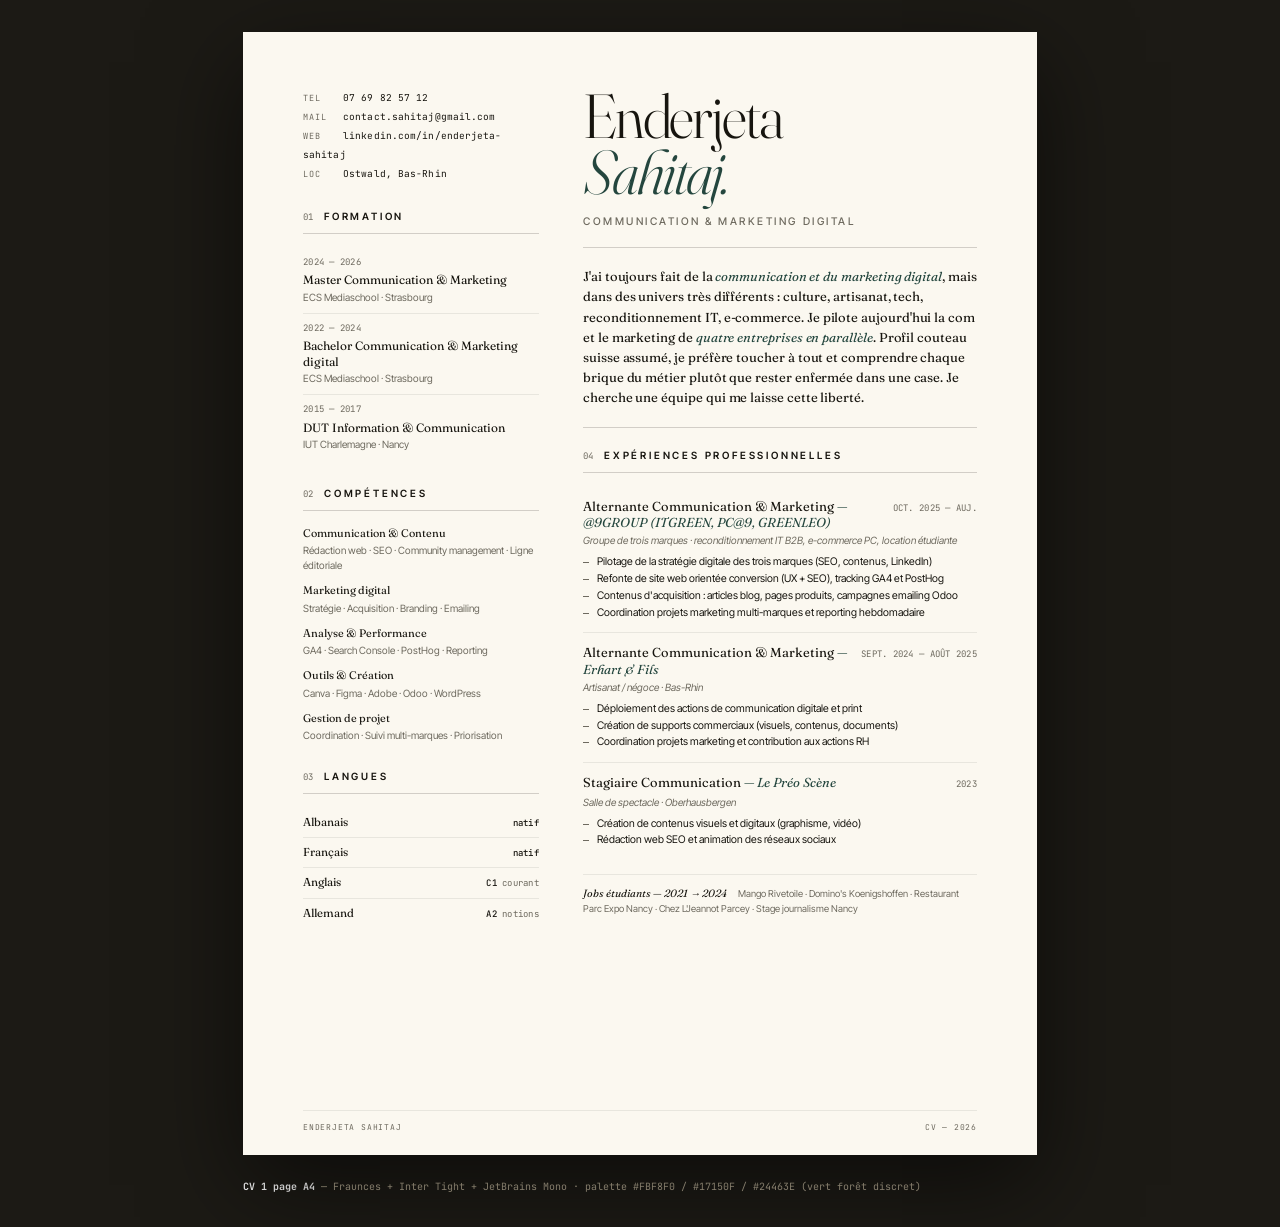
<file: cv-enderjeta-preview.html>
<!DOCTYPE html>
<html lang="fr">
<head>
<meta charset="UTF-8">
<meta name="viewport" content="width=device-width, initial-scale=1.0">
<title>Enderjeta Sahitaj — CV</title>
<link rel="preconnect" href="https://fonts.googleapis.com">
<link rel="preconnect" href="https://fonts.gstatic.com" crossorigin>
<link href="https://fonts.googleapis.com/css2?family=Fraunces:opsz,wght@9..144,300;9..144,400;9..144,500&family=Inter+Tight:wght@400;500;600&family=JetBrains+Mono:wght@400;500&display=swap" rel="stylesheet">
<style>
  :root {
    --ink: #17150F;
    --paper: #FBF8F0;
    --accent: #24463E;      /* vert forêt profond, très discret */
    --muted: #6E6A5F;
    --hair: #17150F14;
    --hair-strong: #17150F2E;
  }
  * { box-sizing: border-box; margin: 0; padding: 0; }
  html { background: #1c1a15; padding: 32px 0; }
  body {
    font-family: 'Inter Tight', system-ui, sans-serif;
    color: var(--ink);
    line-height: 1.5;
    -webkit-font-smoothing: antialiased;
    -moz-osx-font-smoothing: grayscale;
  }

  /* A4 : 210x297mm à 96dpi ≈ 794×1123px */
  .page {
    width: 794px;
    height: 1123px;
    margin: 0 auto;
    background: var(--paper);
    padding: 56px 60px 48px;
    box-shadow: 0 30px 90px rgba(0,0,0,0.55);
    display: grid;
    grid-template-columns: 236px 1fr;
    gap: 44px;
    position: relative;
  }

  /* ============ LEFT ============ */
  .left { display: flex; flex-direction: column; gap: 26px; }

  .contact {
    font-family: 'JetBrains Mono', monospace;
    font-size: 9.5px;
    line-height: 2;
    color: var(--ink);
    letter-spacing: 0.01em;
  }
  .contact .label {
    color: var(--muted);
    display: inline-block;
    width: 34px;
    text-transform: uppercase;
    font-size: 8.5px;
    letter-spacing: 0.1em;
  }
  .contact a { color: inherit; text-decoration: none; }

  .section-label {
    display: flex;
    align-items: baseline;
    gap: 10px;
    margin-bottom: 14px;
    padding-bottom: 8px;
    border-bottom: 1px solid var(--hair-strong);
  }
  .section-label .num {
    font-family: 'JetBrains Mono', monospace;
    font-size: 9px;
    color: var(--muted);
    letter-spacing: 0.05em;
  }
  .section-label .name {
    font-family: 'Inter Tight', sans-serif;
    font-size: 10px;
    font-weight: 600;
    text-transform: uppercase;
    letter-spacing: 0.28em;
    color: var(--ink);
  }

  /* FORMATION */
  .formation .item { padding: 8px 0; }
  .formation .item + .item { border-top: 1px solid var(--hair); }
  .formation .item:first-of-type { padding-top: 0; }
  .formation .year {
    font-family: 'JetBrains Mono', monospace;
    font-size: 9px;
    color: var(--muted);
    margin-bottom: 3px;
    letter-spacing: 0.03em;
  }
  .formation .title {
    font-family: 'Fraunces', serif;
    font-variation-settings: "opsz" 24;
    font-weight: 400;
    font-size: 12px;
    line-height: 1.3;
    margin-bottom: 2px;
  }
  .formation .school {
    font-family: 'Inter Tight', sans-serif;
    font-size: 10px;
    color: var(--muted);
  }

  /* COMPÉTENCES */
  .skills .cluster { margin-bottom: 9px; }
  .skills .cluster:last-child { margin-bottom: 0; }
  .skills h4 {
    font-family: 'Fraunces', serif;
    font-variation-settings: "opsz" 24;
    font-weight: 400;
    font-size: 11px;
    margin-bottom: 2px;
    color: var(--ink);
  }
  .skills .items {
    font-family: 'Inter Tight', sans-serif;
    font-size: 10px;
    color: var(--muted);
    line-height: 1.5;
  }
  .skills .items b { color: var(--ink); font-weight: 400; }

  /* LANGUES */
  .languages .lang {
    display: flex;
    justify-content: space-between;
    align-items: baseline;
    padding: 6px 0;
  }
  .languages .lang + .lang { border-top: 1px solid var(--hair); }
  .languages .lang:first-of-type { padding-top: 0; }
  .languages .lang .lname {
    font-family: 'Fraunces', serif;
    font-variation-settings: "opsz" 24;
    font-weight: 400;
    font-size: 11.5px;
  }
  .languages .lang .level {
    font-family: 'JetBrains Mono', monospace;
    font-size: 9px;
    color: var(--muted);
    letter-spacing: 0.03em;
  }
  .languages .lang .level b {
    color: var(--ink);
    font-weight: 500;
  }

  /* ============ RIGHT ============ */
  .right { display: flex; flex-direction: column; }

  .name h1 {
    font-family: 'Fraunces', serif;
    font-weight: 300;
    font-size: 62px;
    line-height: 0.9;
    letter-spacing: -0.035em;
    font-variation-settings: "opsz" 144;
    color: var(--ink);
  }
  .name h1 .last {
    display: block;
    font-style: italic;
    font-weight: 300;
    color: var(--accent);
  }
  .name .role {
    font-family: 'Inter Tight', sans-serif;
    font-size: 10.5px;
    font-weight: 500;
    text-transform: uppercase;
    letter-spacing: 0.24em;
    color: var(--muted);
    margin-top: 14px;
    padding-bottom: 18px;
    border-bottom: 1px solid var(--hair-strong);
  }

  .pitch {
    font-family: 'Fraunces', serif;
    font-variation-settings: "opsz" 36";
    font-weight: 300;
    font-size: 13px;
    line-height: 1.55;
    letter-spacing: -0.005em;
    padding: 18px 0 20px;
    border-bottom: 1px solid var(--hair-strong);
    color: var(--ink);
    max-width: 46em;
  }
  .pitch em {
    color: var(--accent);
    font-style: italic;
    font-weight: 400;
  }

  /* EXPERIENCES */
  .experiences { padding-top: 20px; flex: 1; }

  .experiences .job { padding: 11px 0; }
  .experiences .job + .job { border-top: 1px solid var(--hair); }
  .experiences .job:first-of-type { padding-top: 0; }

  .experiences .job-head {
    display: flex;
    justify-content: space-between;
    align-items: baseline;
    gap: 12px;
    margin-bottom: 3px;
  }
  .experiences .job-title {
    font-family: 'Fraunces', serif;
    font-variation-settings: "opsz" 24;
    font-weight: 400;
    font-size: 13px;
    line-height: 1.25;
  }
  .experiences .job-title .company {
    font-style: italic;
    color: var(--accent);
  }
  .experiences .job-date {
    font-family: 'JetBrains Mono', monospace;
    font-size: 9px;
    color: var(--muted);
    white-space: nowrap;
    letter-spacing: 0.03em;
  }
  .experiences .job-context {
    font-family: 'Inter Tight', sans-serif;
    font-size: 10px;
    color: var(--muted);
    margin-bottom: 6px;
    font-style: italic;
  }
  .experiences ul {
    list-style: none;
    padding-left: 0;
  }
  .experiences ul li {
    font-family: 'Inter Tight', sans-serif;
    font-size: 10.5px;
    line-height: 1.5;
    padding-left: 14px;
    position: relative;
    margin-bottom: 1px;
    color: var(--ink);
  }
  .experiences ul li::before {
    content: '';
    position: absolute;
    left: 0;
    top: 8px;
    width: 6px;
    height: 1px;
    background: var(--muted);
  }

  .side-jobs {
    margin-top: 14px;
    padding-top: 11px;
    border-top: 1px solid var(--hair);
    font-family: 'Inter Tight', sans-serif;
    font-size: 9.5px;
    line-height: 1.55;
    color: var(--muted);
  }
  .side-jobs .prefix {
    font-family: 'Fraunces', serif;
    font-weight: 400;
    color: var(--ink);
    font-size: 10.5px;
    display: inline-block;
    margin-right: 8px;
    font-style: italic;
  }

  /* footer discret */
  .foot {
    position: absolute;
    bottom: 22px;
    left: 60px;
    right: 60px;
    display: flex;
    justify-content: space-between;
    font-family: 'JetBrains Mono', monospace;
    font-size: 8px;
    color: var(--muted);
    letter-spacing: 0.1em;
    text-transform: uppercase;
    padding-top: 10px;
    border-top: 1px solid var(--hair);
  }

  /* Preview note */
  .previewnote {
    max-width: 794px;
    margin: 24px auto 0;
    color: #b5aa93;
    font-family: 'JetBrains Mono', monospace;
    font-size: 10px;
    line-height: 1.6;
  }
  .previewnote strong { color: #fff; }

  /* Print → 1 page A4 propre */
  @page { size: A4; margin: 0; }
  @media print {
    html, body { background: white; padding: 0; margin: 0; }
    .page { box-shadow: none; margin: 0; }
    .previewnote { display: none; }
  }
</style>
</head>
<body>

<div class="page">

  <!-- ========= LEFT COLUMN ========= -->
  <aside class="left">

    <div class="contact">
      <div><span class="label">tel</span> 07 69 82 57 12</div>
      <div><span class="label">mail</span> <a href="mailto:contact.sahitaj@gmail.com">contact.sahitaj@gmail.com</a></div>
      <div><span class="label">web</span> <a href="#">linkedin.com/in/enderjeta-sahitaj</a></div>
      <div><span class="label">loc</span> Ostwald, Bas-Rhin</div>
    </div>

    <div class="formation">
      <div class="section-label"><span class="num">01</span><span class="name">Formation</span></div>
      <div class="item">
        <div class="year">2024 — 2026</div>
        <div class="title">Master Communication &amp; Marketing</div>
        <div class="school">ECS Mediaschool · Strasbourg</div>
      </div>
      <div class="item">
        <div class="year">2022 — 2024</div>
        <div class="title">Bachelor Communication &amp; Marketing digital</div>
        <div class="school">ECS Mediaschool · Strasbourg</div>
      </div>
      <div class="item">
        <div class="year">2015 — 2017</div>
        <div class="title">DUT Information &amp; Communication</div>
        <div class="school">IUT Charlemagne · Nancy</div>
      </div>
    </div>

    <div class="skills">
      <div class="section-label"><span class="num">02</span><span class="name">Compétences</span></div>

      <div class="cluster">
        <h4>Communication &amp; Contenu</h4>
        <div class="items">Rédaction web · SEO · Community management · Ligne éditoriale</div>
      </div>
      <div class="cluster">
        <h4>Marketing digital</h4>
        <div class="items">Stratégie · Acquisition · Branding · Emailing</div>
      </div>
      <div class="cluster">
        <h4>Analyse &amp; Performance</h4>
        <div class="items">GA4 · Search Console · PostHog · Reporting</div>
      </div>
      <div class="cluster">
        <h4>Outils &amp; Création</h4>
        <div class="items">Canva · Figma · Adobe · Odoo · WordPress</div>
      </div>
      <div class="cluster">
        <h4>Gestion de projet</h4>
        <div class="items">Coordination · Suivi multi-marques · Priorisation</div>
      </div>
    </div>

    <div class="languages">
      <div class="section-label"><span class="num">03</span><span class="name">Langues</span></div>
      <div class="lang">
        <div class="lname">Albanais</div>
        <div class="level"><b>natif</b></div>
      </div>
      <div class="lang">
        <div class="lname">Français</div>
        <div class="level"><b>natif</b></div>
      </div>
      <div class="lang">
        <div class="lname">Anglais</div>
        <div class="level"><b>C1</b> courant</div>
      </div>
      <div class="lang">
        <div class="lname">Allemand</div>
        <div class="level"><b>A2</b> notions</div>
      </div>
    </div>

  </aside>


  <!-- ========= RIGHT COLUMN ========= -->
  <main class="right">

    <div class="name">
      <h1>
        Enderjeta
        <span class="last">Sahitaj.</span>
      </h1>
      <div class="role">Communication &amp; Marketing digital</div>
    </div>

    <p class="pitch">
      J'ai toujours fait de la <em>communication et du marketing digital</em>, mais dans des univers très différents : culture, artisanat, tech, reconditionnement IT, e-commerce. Je pilote aujourd'hui la com et le marketing de <em>quatre entreprises en parallèle</em>. Profil couteau suisse assumé, je préfère toucher à tout et comprendre chaque brique du métier plutôt que rester enfermée dans une case. Je cherche une équipe qui me laisse cette liberté.
    </p>

    <section class="experiences">
      <div class="section-label" style="margin-bottom: 14px;"><span class="num">04</span><span class="name">Expériences professionnelles</span></div>

      <div class="job">
        <div class="job-head">
          <div class="job-title">Alternante Communication &amp; Marketing <span class="company">— @9GROUP (ITGREEN, PC@9, GREENLEO)</span></div>
          <div class="job-date">OCT. 2025 — AUJ.</div>
        </div>
        <div class="job-context">Groupe de trois marques · reconditionnement IT B2B, e-commerce PC, location étudiante</div>
        <ul>
          <li>Pilotage de la stratégie digitale des trois marques (SEO, contenus, LinkedIn)</li>
          <li>Refonte de site web orientée conversion (UX + SEO), tracking GA4 et PostHog</li>
          <li>Contenus d'acquisition : articles blog, pages produits, campagnes emailing Odoo</li>
          <li>Coordination projets marketing multi-marques et reporting hebdomadaire</li>
        </ul>
      </div>

      <div class="job">
        <div class="job-head">
          <div class="job-title">Alternante Communication &amp; Marketing <span class="company">— Erhart &amp; Fils</span></div>
          <div class="job-date">SEPT. 2024 — AOÛT 2025</div>
        </div>
        <div class="job-context">Artisanat / négoce · Bas-Rhin</div>
        <ul>
          <li>Déploiement des actions de communication digitale et print</li>
          <li>Création de supports commerciaux (visuels, contenus, documents)</li>
          <li>Coordination projets marketing et contribution aux actions RH</li>
        </ul>
      </div>

      <div class="job">
        <div class="job-head">
          <div class="job-title">Stagiaire Communication <span class="company">— Le Préo Scène</span></div>
          <div class="job-date">2023</div>
        </div>
        <div class="job-context">Salle de spectacle · Oberhausbergen</div>
        <ul>
          <li>Création de contenus visuels et digitaux (graphisme, vidéo)</li>
          <li>Rédaction web SEO et animation des réseaux sociaux</li>
        </ul>
      </div>

      <div class="side-jobs">
        <span class="prefix">Jobs étudiants — 2021 → 2024</span>
        Mango Rivetoile · Domino's Koenigshoffen · Restaurant Parc Expo Nancy · Chez L'Jeannot Parcey · Stage journalisme Nancy
      </div>
    </section>

  </main>

  <div class="foot">
    <span>Enderjeta Sahitaj</span>
    <span>CV — 2026</span>
  </div>

</div>

<div class="previewnote">
  <strong>CV 1 page A4</strong> — Fraunces + Inter Tight + JetBrains Mono · palette #FBF8F0 / #17150F / #24463E (vert forêt discret)
</div>

</body>
</html>
</file>
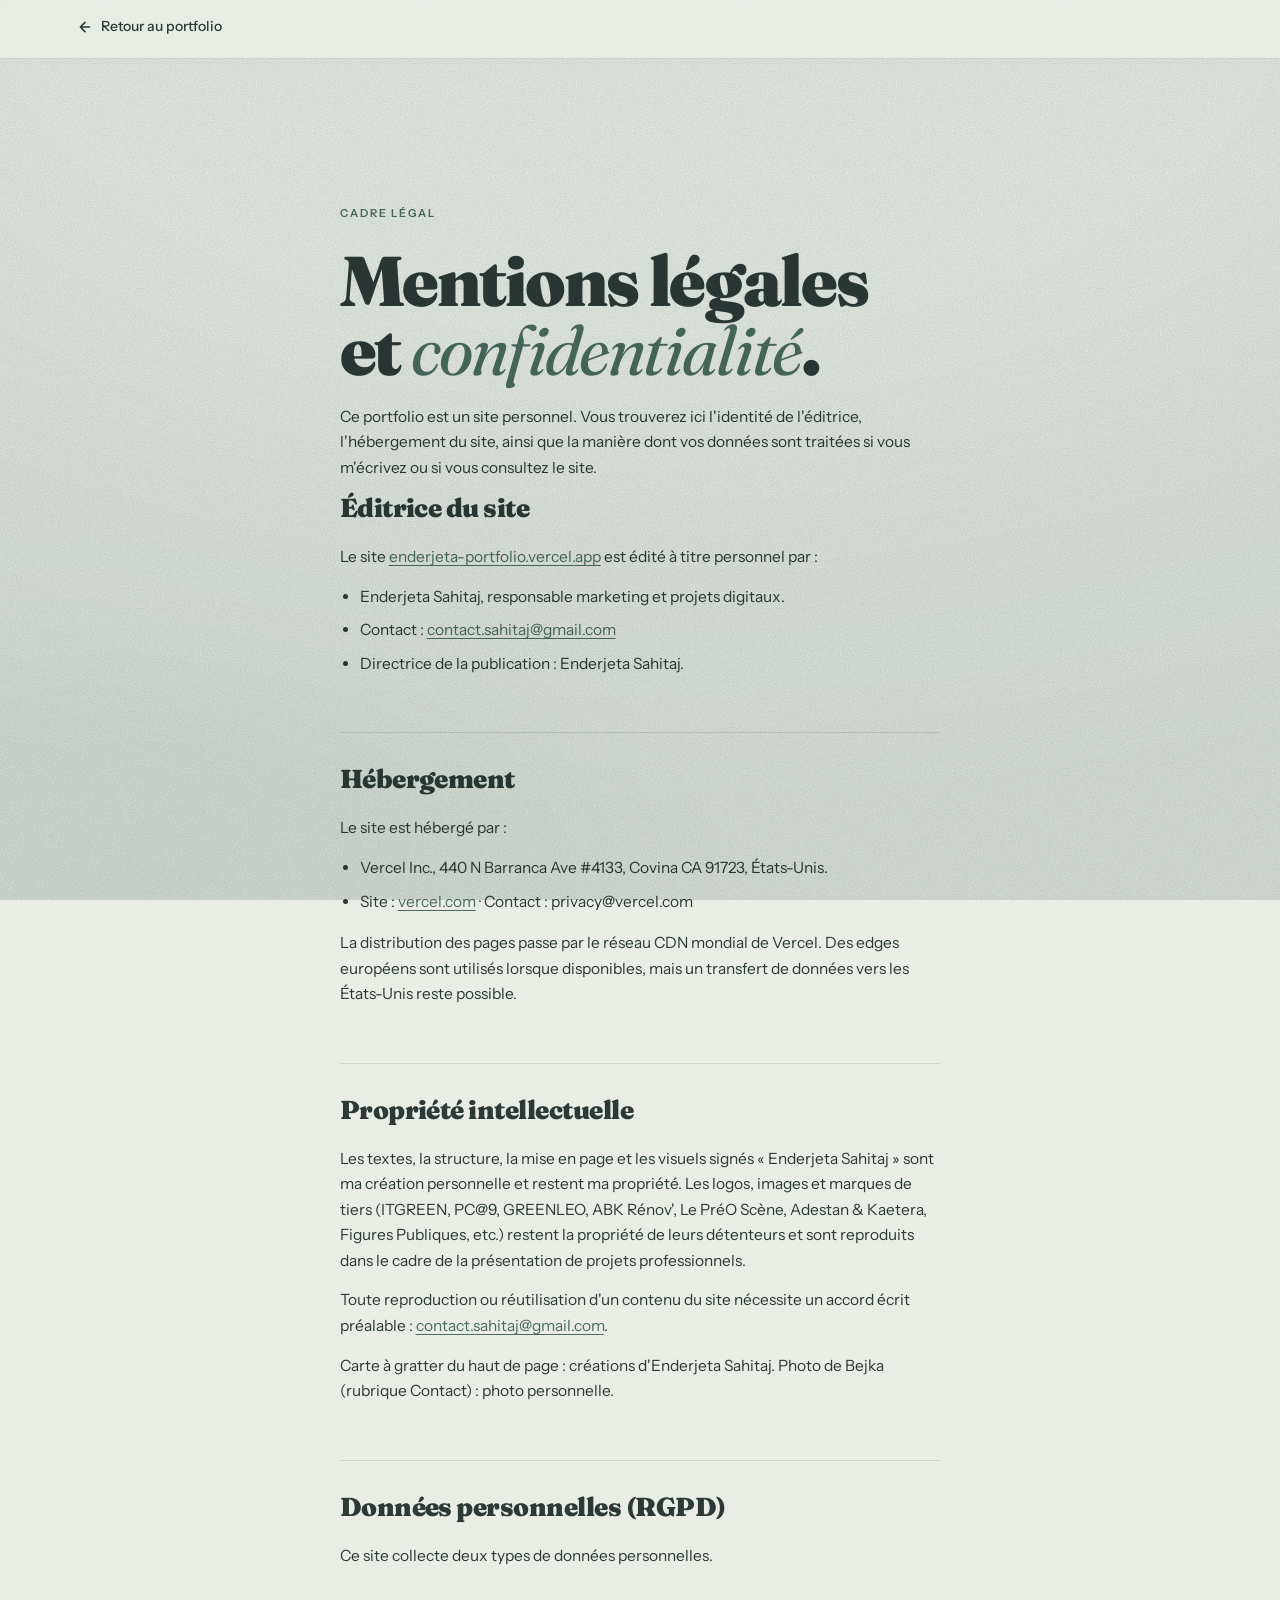
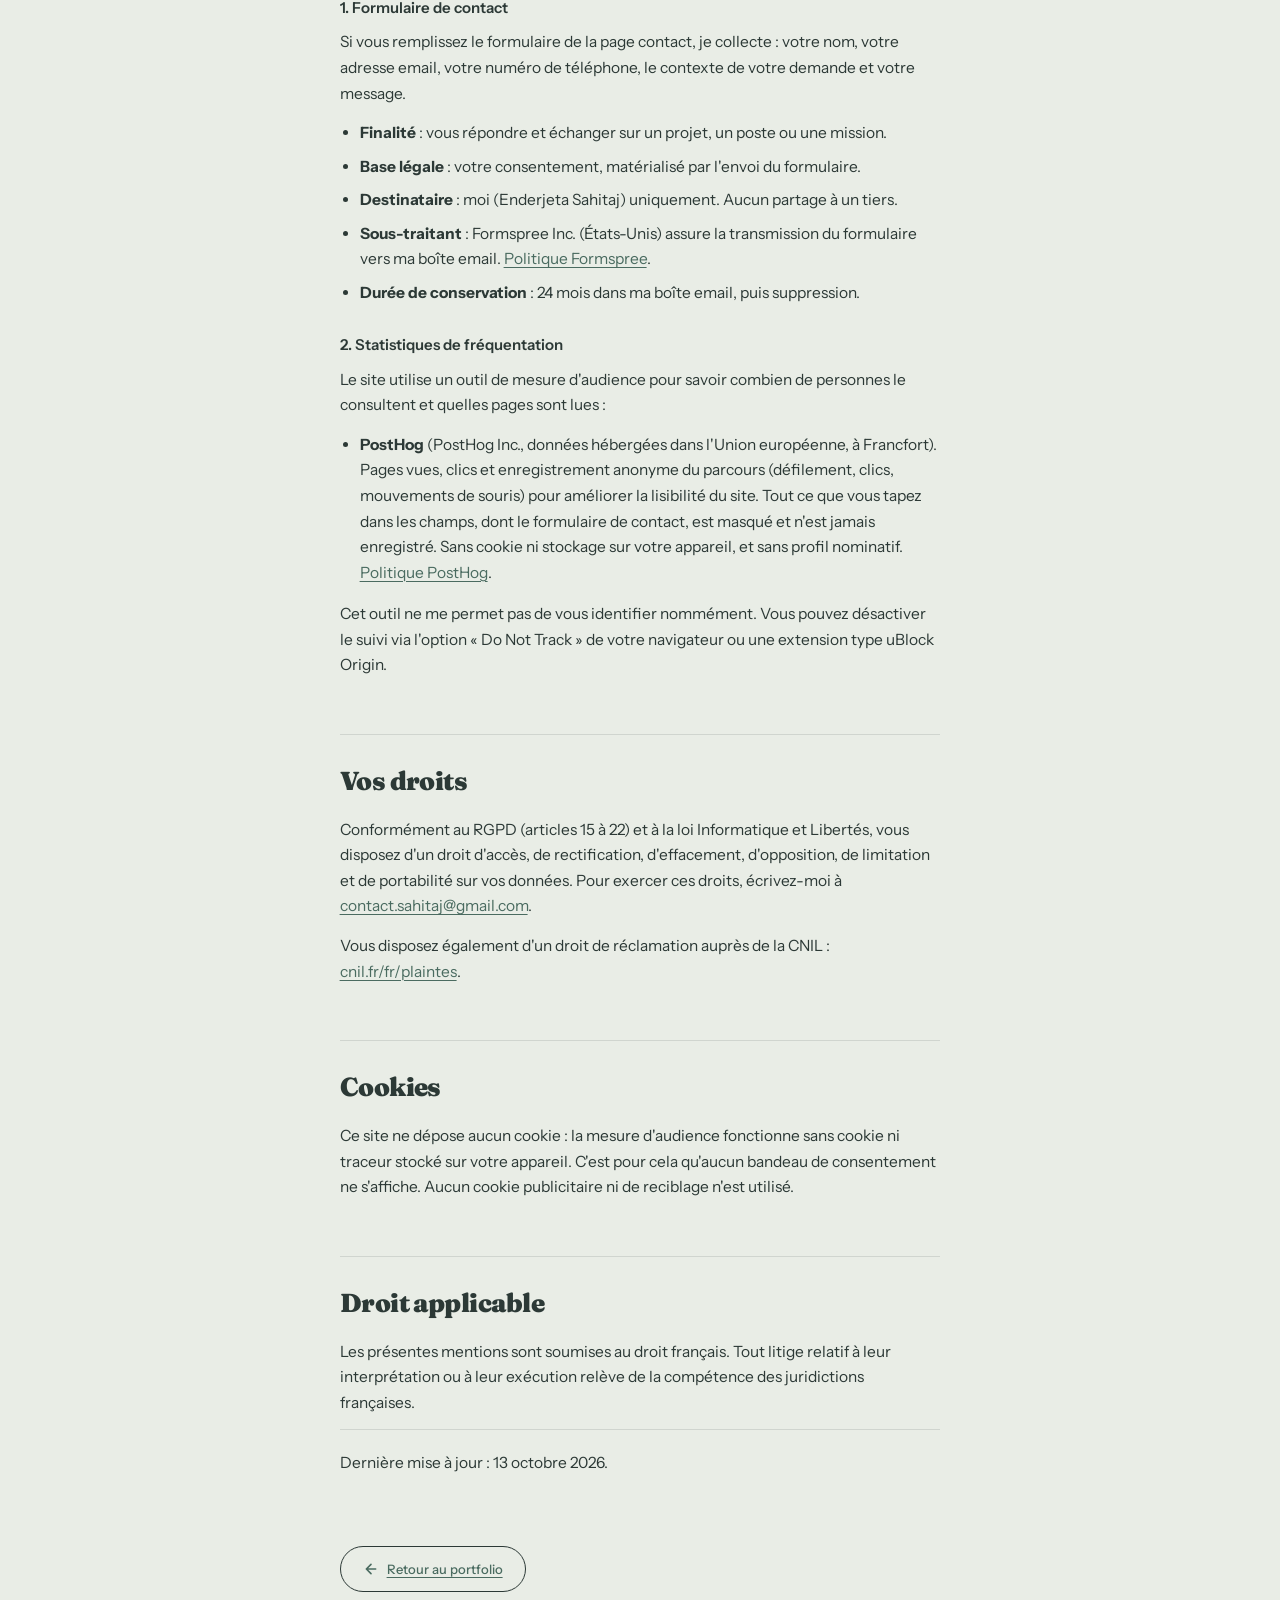
<file: mentions-legales.html>
<!DOCTYPE html>
<html lang="fr">
<head>
<meta charset="UTF-8">
<meta name="viewport" content="width=device-width, initial-scale=1.0">
<title>Mentions légales et confidentialité · Enderjeta Sahitaj</title>
<meta name="description" content="Mentions légales, politique de confidentialité et gestion des données personnelles du portfolio d'Enderjeta Sahitaj.">
<meta name="robots" content="noindex, follow">
<link rel="preconnect" href="https://fonts.googleapis.com">
<link rel="preconnect" href="https://fonts.gstatic.com" crossorigin>
<link href="https://fonts.googleapis.com/css2?family=Fraunces:ital,opsz,wght@0,9..144,400;0,9..144,600;0,9..144,900;1,9..144,600;1,9..144,900&family=Instrument+Sans:ital,wght@0,400;0,500;0,600;1,400&display=swap" rel="stylesheet">
<link rel="stylesheet" href="style.css?v=89">
<style>
.legal {
  max-width: 780px;
  margin: 0 auto;
  padding: 140px var(--pad-x) 96px;
  color: var(--ink);
  font-family: var(--font-body);
}
.legal__eyebrow {
  display: inline-block;
  font-size: 11px;
  text-transform: uppercase;
  letter-spacing: 0.18em;
  color: var(--accent);
  font-weight: 600;
  margin-bottom: 24px;
}
.legal__title {
  font-family: var(--font-display);
  font-weight: 900;
  font-size: clamp(40px, 5.5vw, 72px);
  line-height: 0.98;
  letter-spacing: -0.03em;
  color: var(--ink);
  margin: 0 0 20px;
}
.legal__title .italic {
  font-style: italic;
  font-weight: 400;
  color: var(--accent);
}
.legal__lead {
  font-size: 16px;
  line-height: 1.55;
  color: var(--ink-soft);
  margin: 0 0 64px;
  max-width: 640px;
}
.legal h2 {
  font-family: var(--font-display);
  font-weight: 900;
  font-size: 26px;
  line-height: 1.15;
  letter-spacing: -0.02em;
  color: var(--ink);
  margin: 56px 0 20px;
  padding-top: 32px;
  border-top: 1px solid var(--ink-line);
}
.legal h2:first-of-type { border-top: none; padding-top: 0; margin-top: 0; }
.legal h3 {
  font-family: var(--font-body);
  font-weight: 600;
  font-size: 15px;
  color: var(--ink);
  margin: 28px 0 10px;
  text-transform: none;
  letter-spacing: 0;
}
.legal p, .legal li {
  font-size: 15.5px;
  line-height: 1.65;
  color: var(--ink);
  margin: 0 0 14px;
}
.legal ul {
  padding-left: 20px;
  margin: 0 0 16px;
}
.legal li { margin-bottom: 8px; }
.legal a {
  color: var(--accent);
  text-decoration: underline;
  text-underline-offset: 3px;
  text-decoration-thickness: 1px;
}
.legal a:hover { color: var(--accent-hover); }
.legal__back {
  display: inline-flex;
  align-items: center;
  gap: 8px;
  margin-top: 56px;
  padding: 12px 22px;
  border: 1px solid var(--ink);
  border-radius: 999px;
  color: var(--ink);
  font-size: 13px;
  font-weight: 500;
  text-decoration: none;
  transition: background 0.25s, color 0.25s;
}
.legal__back:hover { background: var(--ink); color: var(--paper, #fff); }
.legal__meta {
  font-size: 12px;
  color: var(--ink-mute);
  margin-top: 48px;
  border-top: 1px solid var(--ink-line);
  padding-top: 20px;
}
body { padding-top: 0 !important; }
.legal__top {
  position: sticky;
  top: 0;
  z-index: 10;
  padding: 16px clamp(20px, 6vw, 80px);
  background: rgba(233, 237, 230, 0.92);
  backdrop-filter: blur(8px);
  -webkit-backdrop-filter: blur(8px);
  border-bottom: 1px solid var(--ink-line);
}
.legal__home {
  display: inline-flex;
  align-items: center;
  gap: 8px;
  font-size: 14px;
  font-weight: 500;
  color: var(--ink);
  text-decoration: none;
}
.legal__home:hover { color: var(--accent); }
</style>
</head>
<body>

<nav class="legal__top">
  <a href="/" class="legal__home" data-back>
    <svg width="16" height="16" viewBox="0 0 24 24" fill="none" stroke="currentColor" stroke-width="2.4" stroke-linecap="round" stroke-linejoin="round" aria-hidden="true"><path d="M19 12H5M12 19l-7-7 7-7"/></svg>
    <span>Retour au portfolio</span>
  </a>
</nav>

<main class="legal">
  <span class="legal__eyebrow">Cadre légal</span>
  <h1 class="legal__title">Mentions légales<br>et <span class="italic">confidentialité</span>.</h1>
  <p class="legal__lead">Ce portfolio est un site personnel. Vous trouverez ici l'identité de l'éditrice, l'hébergement du site, ainsi que la manière dont vos données sont traitées si vous m'écrivez ou si vous consultez le site.</p>

  <h2>Éditrice du site</h2>
  <p>Le site <a href="/">enderjeta-portfolio.vercel.app</a> est édité à titre personnel par&nbsp;:</p>
  <ul>
    <li>Enderjeta Sahitaj, responsable marketing et projets digitaux.</li>
    <li>Contact&nbsp;: <a href="mailto:contact.sahitaj@gmail.com">contact.sahitaj@gmail.com</a></li>
    <li>Directrice de la publication&nbsp;: Enderjeta Sahitaj.</li>
  </ul>

  <h2>Hébergement</h2>
  <p>Le site est hébergé par&nbsp;:</p>
  <ul>
    <li>Vercel Inc., 440 N Barranca Ave #4133, Covina CA 91723, États-Unis.</li>
    <li>Site&nbsp;: <a href="https://vercel.com" target="_blank" rel="noopener">vercel.com</a> · Contact&nbsp;: privacy@vercel.com</li>
  </ul>
  <p>La distribution des pages passe par le réseau CDN mondial de Vercel. Des edges européens sont utilisés lorsque disponibles, mais un transfert de données vers les États-Unis reste possible.</p>

  <h2>Propriété intellectuelle</h2>
  <p>Les textes, la structure, la mise en page et les visuels signés « Enderjeta Sahitaj » sont ma création personnelle et restent ma propriété. Les logos, images et marques de tiers (ITGREEN, PC@9, GREENLEO, ABK Rénov', Le PréO Scène, Adestan &amp; Kaetera, Figures Publiques, etc.) restent la propriété de leurs détenteurs et sont reproduits dans le cadre de la présentation de projets professionnels.</p>
  <p>Toute reproduction ou réutilisation d'un contenu du site nécessite un accord écrit préalable&nbsp;: <a href="mailto:contact.sahitaj@gmail.com">contact.sahitaj@gmail.com</a>.</p>

  <p>Carte à gratter du haut de page&nbsp;: créations d'Enderjeta Sahitaj. Photo de Bejka (rubrique Contact)&nbsp;: photo personnelle.</p>
  <h2>Données personnelles (RGPD)</h2>
  <p>Ce site collecte deux types de données personnelles.</p>

  <h3>1. Formulaire de contact</h3>
  <p>Si vous remplissez le formulaire de la page contact, je collecte&nbsp;: votre nom, votre adresse email, votre numéro de téléphone, le contexte de votre demande et votre message.</p>
  <ul>
    <li><strong>Finalité</strong>&nbsp;: vous répondre et échanger sur un projet, un poste ou une mission.</li>
    <li><strong>Base légale</strong>&nbsp;: votre consentement, matérialisé par l'envoi du formulaire.</li>
    <li><strong>Destinataire</strong>&nbsp;: moi (Enderjeta Sahitaj) uniquement. Aucun partage à un tiers.</li>
    <li><strong>Sous-traitant</strong>&nbsp;: Formspree Inc. (États-Unis) assure la transmission du formulaire vers ma boîte email. <a href="https://formspree.io/legal/privacy-policy" target="_blank" rel="noopener">Politique Formspree</a>.</li>
    <li><strong>Durée de conservation</strong>&nbsp;: 24 mois dans ma boîte email, puis suppression.</li>
  </ul>

  <h3>2. Statistiques de fréquentation</h3>
  <p>Le site utilise un outil de mesure d'audience pour savoir combien de personnes le consultent et quelles pages sont lues&nbsp;:</p>
  <ul>
    <li><strong>PostHog</strong> (PostHog Inc., données hébergées dans l'Union européenne, à Francfort). Pages vues, clics et enregistrement anonyme du parcours (défilement, clics, mouvements de souris) pour améliorer la lisibilité du site. Tout ce que vous tapez dans les champs, dont le formulaire de contact, est masqué et n'est jamais enregistré. Sans cookie ni stockage sur votre appareil, et sans profil nominatif. <a href="https://posthog.com/privacy" target="_blank" rel="noopener">Politique PostHog</a>.</li>
  </ul>
  <p>Cet outil ne me permet pas de vous identifier nommément. Vous pouvez désactiver le suivi via l'option « Do Not Track » de votre navigateur ou une extension type uBlock Origin.</p>

  <h2>Vos droits</h2>
  <p>Conformément au RGPD (articles 15 à 22) et à la loi Informatique et Libertés, vous disposez d'un droit d'accès, de rectification, d'effacement, d'opposition, de limitation et de portabilité sur vos données. Pour exercer ces droits, écrivez-moi à <a href="mailto:contact.sahitaj@gmail.com">contact.sahitaj@gmail.com</a>.</p>
  <p>Vous disposez également d'un droit de réclamation auprès de la CNIL&nbsp;: <a href="https://www.cnil.fr/fr/plaintes" target="_blank" rel="noopener">cnil.fr/fr/plaintes</a>.</p>

  <h2>Cookies</h2>
  <p>Ce site ne dépose aucun cookie&nbsp;: la mesure d'audience fonctionne sans cookie ni traceur stocké sur votre appareil. C'est pour cela qu'aucun bandeau de consentement ne s'affiche. Aucun cookie publicitaire ni de reciblage n'est utilisé.</p>

  <h2>Droit applicable</h2>
  <p>Les présentes mentions sont soumises au droit français. Tout litige relatif à leur interprétation ou à leur exécution relève de la compétence des juridictions françaises.</p>

  <p class="legal__meta">Dernière mise à jour&nbsp;: 13 octobre 2026.</p>

  <a href="/" class="legal__back" data-back>
    <svg width="16" height="16" viewBox="0 0 24 24" fill="none" stroke="currentColor" stroke-width="2.4" stroke-linecap="round" stroke-linejoin="round" aria-hidden="true"><path d="M19 12H5M12 19l-7-7 7-7"/></svg>
    <span>Retour au portfolio</span>
  </a>
</main>

<script>
  // Si on arrive depuis le portfolio, « Retour » ramène à l'endroit quitté.
  document.querySelectorAll('[data-back]').forEach(function (a) {
    a.addEventListener('click', function (e) {
      try {
        if (document.referrer && new URL(document.referrer).origin === location.origin && history.length > 1) {
          e.preventDefault();
          history.back();
        }
      } catch (err) {}
    });
  });
</script>
</body>
</html>
</file>
<file: style.css>
/* ============================================
   Enderjeta Sahitaj, portfolio v5
   Palette : ink + ivoire chaud + vert émeraude
   Typographie unifiée : Fraunces (titres) + Instrument Sans (corps)
   ============================================ */

:root {
  --ink: #1F2F2B;
  --ink-soft: rgba(31,47,43,0.78);
  --ink-mute: rgba(31,47,43,0.55);
  --ink-line: rgba(31,47,43,0.12);
  --ink-hairline: rgba(31,47,43,0.20);
  --paper: #E8F1ED;
  --paper-2: #D4E4DD;
  --paper-3: #C0D6CC;
  --accent: #3F6F63;
  --accent-2: #7FBFA3;
  --accent-soft: rgba(63,111,99,0.14);
  --accent-hover: #2A5449;

  --font-display: "Fraunces", "Times New Roman", serif;
  --font-body: "Instrument Sans", system-ui, sans-serif;

  --pad-x: clamp(28px, 7vw, 120px);
  --ease-smooth: cubic-bezier(0.22, 1, 0.36, 1);
  --ease-elastic: cubic-bezier(0.34, 1.56, 0.64, 1);
}

/* Grain paper texture, SVG noise, fixé pour un rendu papier vivant */
body::before {
  content: "";
  position: fixed;
  inset: 0;
  z-index: 2;
  pointer-events: none;
  background-image: url("data:image/svg+xml;utf8,<svg xmlns='http://www.w3.org/2000/svg' viewBox='0 0 320 320'><filter id='n'><feTurbulence type='fractalNoise' baseFrequency='0.85' numOctaves='2' stitchTiles='stitch'/><feColorMatrix values='0 0 0 0 0.12  0 0 0 0 0.18  0 0 0 0 0.17  0 0 0 0.45 0'/></filter><rect width='100%25' height='100%25' filter='url(%23n)'/></svg>");
  background-size: 320px 320px;
  opacity: 0.55;
  mix-blend-mode: multiply;
}
/* Léger vignette organique pour renforcer la texture papier */
body::after {
  content: "";
  position: fixed;
  inset: 0;
  z-index: 1;
  pointer-events: none;
  background:
    radial-gradient(120% 90% at 50% 0%, transparent 40%, rgba(31,47,43,0.06) 100%),
    radial-gradient(80% 70% at 10% 100%, rgba(63,111,99,0.05), transparent 60%);
}

* { box-sizing: border-box; margin: 0; padding: 0; }
html { scroll-behavior: smooth; overflow-x: hidden; }
body { overflow-x: hidden; }

body {
  font-family: var(--font-body);
  color: var(--ink);
  background: var(--paper);
  line-height: 1.55;
  font-feature-settings: "kern","liga","calt","ss01";
  -webkit-font-smoothing: antialiased;
  overflow-x: hidden;
}

::selection {
  background: var(--accent);
  color: var(--paper);
}

.italic { font-style: italic; }

/* ============ CURSEUR PERSONNALISÉ ============ */
@media (pointer: fine) {
  .has-cursor * { cursor: none !important; }
}
.cursor,
.cursor-dot {
  position: fixed;
  top: 0; left: 0;
  pointer-events: none;
  z-index: 10002;
  will-change: transform;
}
.cursor {
  width: 28px; height: 28px;
  margin-left: -14px; margin-top: -14px;
  border: 1.5px solid var(--accent);
  border-radius: 50%;
  transition: width 0.3s var(--ease-smooth),
              height 0.3s var(--ease-smooth),
              margin 0.3s var(--ease-smooth),
              background 0.25s ease,
              border-color 0.25s ease;
  mix-blend-mode: difference;
}
.cursor.is-hover {
  width: 44px; height: 44px;
  margin-left: -22px; margin-top: -22px;
  background: var(--accent);
  border-color: var(--accent);
}
.cursor-dot {
  width: 5px; height: 5px;
  margin-left: -2.5px; margin-top: -2.5px;
  background: var(--accent);
  border-radius: 50%;
  transition: opacity 0.2s ease;
}
.cursor.is-hover ~ .cursor-dot { opacity: 0; }

/* ============ BARRE DE PROGRESSION SCROLL ============ */
.scroll-progress {
  position: fixed;
  top: 0; left: 0; right: 0;
  height: 2px;
  z-index: 100;
  background: transparent;
  pointer-events: none;
}
.scroll-progress > i {
  display: block;
  height: 100%;
  background: var(--accent);
  transform: scaleX(0);
  transform-origin: 0 50%;
  transition: transform 0.08s linear;
}

/* ============ NAV ============ */
.nav {
  position: fixed; top: 0; left: 0; right: 0; z-index: 100;
  display: flex; align-items: center; justify-content: space-between;
  padding: 22px var(--pad-x);
  background: transparent;
  border-bottom: 1px solid transparent;
  transition: background 0.35s ease, border-color 0.35s ease, backdrop-filter 0.35s ease, padding 0.35s ease;
}
.nav.is-scrolled {
  background: rgba(232, 241, 237, 0.78);
  backdrop-filter: blur(18px) saturate(1.4);
  -webkit-backdrop-filter: blur(18px) saturate(1.4);
  border-bottom-color: var(--ink-line);
  padding: 14px var(--pad-x);
}
body { padding-top: 87px; }
@media (max-width: 640px) { body { padding-top: 72px; } }
.nav__logo {
  color: var(--ink); text-decoration: none;
  display: inline-flex;
  align-items: center;
  transition: color 0.25s;
}
.nav__logo:hover { color: var(--accent); }
.nav__logo-mark {
  display: block;
  width: 44px;
  height: 34px;
  background-color: currentColor;
  -webkit-mask: url("assets/ender-logo.png") center / contain no-repeat;
          mask: url("assets/ender-logo.png") center / contain no-repeat;
  transition: transform 0.35s var(--ease-smooth);
}
.nav__logo:hover .nav__logo-mark { transform: translateY(-1px); }
.nav__links {
  display: flex; gap: 36px;
  font-size: 14px; letter-spacing: -0.005em;
}
.nav__links a {
  color: var(--ink); text-decoration: none; font-weight: 500;
  position: relative;
  padding: 4px 0;
  transition: color 0.2s;
}
.nav__links a::after {
  content: "";
  position: absolute;
  left: 0; right: 100%;
  bottom: 0;
  height: 1px;
  background: var(--accent);
  transition: right 0.35s var(--ease-smooth);
}
.nav__links a:hover { color: var(--accent); }
.nav__links a:hover::after,
.nav__links a.is-active::after { right: 0; }
.nav__links a.is-active { color: var(--accent); }

.nav__cta {
  display: inline-flex; align-items: center; gap: 8px;
  padding: 10px 18px;
  background: transparent; color: var(--ink);
  border: 1px solid var(--ink);
  text-decoration: none; font-weight: 500; font-size: 13px;
  letter-spacing: 0.02em;
  border-radius: 999px;
  transition: background 0.25s, color 0.25s, transform 0.4s var(--ease-smooth);
  will-change: transform;
}
.nav__cta:hover { background: var(--ink); color: var(--paper); }
.nav__cta svg { transition: transform 0.2s; }
.nav__cta:hover svg { transform: translate(2px, -2px); }

/* ============ BURGER MOBILE ============ */
.burger {
  display: none;
  background: none;
  border: none;
  padding: 0;
  cursor: pointer;
  color: var(--ink);
  width: 44px;
  height: 44px;
  align-items: center;
  justify-content: center;
  flex-direction: column;
  gap: 7px;
}
.burger span {
  display: block;
  width: 24px;
  height: 1.5px;
  background: currentColor;
  transition: transform 0.3s var(--ease-smooth), opacity 0.2s;
}
.burger.is-open span:first-child {
  transform: translateY(4px) rotate(45deg);
}
.burger.is-open span:last-child {
  transform: translateY(-4.5px) rotate(-45deg);
}

@media (max-width: 900px) {
  .nav__cta { display: none; }
  .burger { display: flex; }
  .nav__links {
    display: flex;
    position: fixed;
    left: 0;
    right: 0;
    top: 72px;
    bottom: 0;
    background: var(--paper);
    flex-direction: column;
    padding: 40px 24px 60px;
    gap: 28px;
    font-family: var(--font-display);
    font-size: 30px;
    line-height: 1.2;
    transform: translateY(-8px);
    opacity: 0;
    pointer-events: none;
    transition: transform 0.35s var(--ease-smooth), opacity 0.25s;
    z-index: 90;
    border-top: 1px solid var(--ink-line);
    overflow-y: auto;
  }
  .nav__links.is-open {
    transform: translateY(0);
    opacity: 1;
    pointer-events: auto;
  }
  .nav__links a { padding: 4px 0; }
  .nav__links a::after {
    left: 0;
    right: auto;
    width: 0;
    height: 1px;
    transition: width 0.35s var(--ease-smooth);
  }
  .nav__links a.is-active::after,
  .nav__links a:hover::after {
    right: auto;
    width: 32px;
  }
  .nav__logo-mark { width: 34px; height: 26px; }
}


/* ============ HERO ============ */
.hero {
  padding: 80px var(--pad-x) 120px;
  border-bottom: 1px solid var(--ink-line);
  position: relative;
  overflow: hidden;
}
.hero__grid {
  padding: 0;
  display: block;
  max-width: 1400px;
  margin: 0 auto;
  position: relative;
  z-index: 1;
}

.hero__meta {
  display: flex; align-items: center; gap: 24px;
  font-family: var(--font-body);
  font-size: 12px;
  letter-spacing: 0.14em;
  text-transform: uppercase;
  font-weight: 500;
  color: var(--ink-soft);
  padding-bottom: 20px;
  border-bottom: 1px solid var(--ink-line);
  margin-bottom: 56px;
  flex-wrap: wrap;
}
.hero__meta > * + *::before {
  content: "";
  display: inline-block;
  width: 4px; height: 4px;
  background: var(--ink-mute);
  border-radius: 50%;
  margin-right: 24px;
  vertical-align: middle;
}
.hero__open { display: inline-flex; align-items: center; gap: 10px; color: var(--ink); }
.hero__meta .dot {
  display: inline-block; flex: none;
  width: 8px; height: 8px; border-radius: 50%;
  background: var(--accent);
  position: relative;
}
.hero__meta .dot::after {
  content: "";
  position: absolute;
  inset: -4px;
  border-radius: 50%;
  border: 1px solid var(--accent);
  opacity: 0;
  animation: pulse 2.4s ease-out infinite;
}
@keyframes pulse {
  0% { transform: scale(0.6); opacity: 0.9; }
  100% { transform: scale(1.8); opacity: 0; }
}

.hero__monogram {
  display: block;
  position: absolute;
  top: 40px;
  right: var(--pad-x);
  z-index: 0;
  pointer-events: none;
  color: var(--ink);
  opacity: 0.07;
}
.hero__monogram-mark {
  display: block;
  width: clamp(220px, 26vw, 420px);
  height: clamp(180px, 22vw, 340px);
  background-color: currentColor;
  -webkit-mask: url("assets/ender-logo.png") center / contain no-repeat;
          mask: url("assets/ender-logo.png") center / contain no-repeat;
}

.hero__title {
  font-family: var(--font-display);
  font-weight: 900;
  font-size: clamp(48px, 12vw, 180px);
  line-height: 1.02;
  letter-spacing: -0.04em;
  color: var(--ink);
  font-variation-settings: "SOFT" 0, "opsz" 144;
  max-width: 100%;
  opacity: 0;
  transform: translateY(20px);
  animation: heroIn 1.1s var(--ease-smooth) 0.15s forwards;
}
.hero__title-italic {
  display: inline-block;
  font-style: italic;
  font-weight: 400;
  color: var(--accent);
  font-variation-settings: "SOFT" 100, "opsz" 144;
  padding-top: 0.05em;
  padding-right: 0.15em;
}
@media (max-width: 900px) {
  .hero__title { font-size: clamp(48px, 11vw, 96px); }
}
@media (max-width: 520px) {
  .hero__title { font-size: clamp(40px, 12vw, 64px); }
}
@media (max-width: 420px) {
  .hero__title { font-size: clamp(34px, 11vw, 48px); letter-spacing: -0.025em; }
  .hero__title-italic { padding-right: 0.05em; }
}
@keyframes heroIn {
  to { opacity: 1; transform: translateY(0); }
}

.hero__tagline {
  max-width: 640px;
  font-family: var(--font-body);
  font-weight: 400;
  font-size: clamp(18px, 1.5vw, 21px);
  line-height: 1.55;
  color: var(--ink);
  margin-top: 40px;
  letter-spacing: -0.005em;
  opacity: 0;
  transform: translateY(16px);
  animation: heroIn 1s var(--ease-smooth) 0.5s forwards;
}
.hero__tagline em {
  font-style: italic;
  color: var(--accent);
  font-family: var(--font-display);
  font-weight: 400;
}

.hero__foot {
  display: flex; flex-wrap: wrap; align-items: flex-end;
  justify-content: space-between;
  gap: 40px;
  margin-top: 80px;
  padding-top: 32px;
  border-top: 1px solid var(--ink-line);
  opacity: 0;
  transform: translateY(16px);
  animation: heroIn 1s var(--ease-smooth) 0.75s forwards;
}

.btn {
  display: inline-flex; align-items: center; gap: 10px;
  padding: 14px 22px;
  font-weight: 500; font-size: 14px;
  letter-spacing: 0.01em;
  text-decoration: none;
  border-radius: 0;
  transition: background 0.3s, color 0.3s, transform 0.4s var(--ease-smooth);
  will-change: transform;
}
.btn--primary {
  background: var(--ink); color: var(--paper);
  border: 1px solid var(--ink);
}
.btn--primary:hover {
  background: var(--accent);
  border-color: var(--accent);
}
.btn--primary svg { transition: transform 0.25s; }
.btn--primary:hover svg { transform: translateY(2px); }

.hero__stats {
  display: flex; gap: 56px;
}
.hero__stats div {
  display: flex; flex-direction: column; gap: 6px;
}
.hero__stats strong {
  font-family: var(--font-display);
  font-weight: 900;
  font-size: 64px;
  line-height: 1;
  letter-spacing: -0.03em;
  color: var(--accent);
  font-variation-settings: "opsz" 24;
}
.hero__stats span {
  font-family: var(--font-body);
  font-size: 11px;
  letter-spacing: 0.12em;
  text-transform: uppercase;
  font-weight: 500;
  color: var(--ink-soft);
  line-height: 1.5;
}

@media (max-width: 760px) {
  .hero { padding: 48px var(--pad-x) 72px; }
  .hero__foot { flex-direction: column; align-items: flex-start; }
  .hero__stats { flex-wrap: wrap; gap: 32px; }
  .hero__monogram { top: 60%; }
  .hero__monogram-mark { width: 46vw; height: 40vw; }
}

/* ============ LABELS DE SECTION ============ */
.about__label, .work__label, .skills__label,
.edu__label, .other__label, .contact__label, .creations__label {
  display: flex; align-items: center; gap: 16px;
  font-family: var(--font-body);
  font-size: 12px;
  letter-spacing: 0.16em;
  text-transform: uppercase;
  color: var(--ink);
  font-weight: 500;
  margin-bottom: 56px;
}
.about__label span:first-child,
.work__label span:first-child,
.skills__label span:first-child,
.edu__label span:first-child,
.other__label span:first-child,
.contact__label span:first-child,
.creations__label span:first-child {
  padding: 5px 11px;
  background: var(--accent);
  color: var(--paper);
  border-radius: 0;
  font-weight: 600;
  font-size: 11px;
  letter-spacing: 0.08em;
}

/* ============ RÉVÉLATION AU SCROLL ============ */
.reveal {
  opacity: 0;
  transform: translateY(24px);
  transition: opacity 0.45s var(--ease-smooth),
              transform 0.45s var(--ease-smooth);
}
.reveal.in-view {
  opacity: 1;
  transform: translateY(0);
}
@media (prefers-reduced-motion: reduce) {
  .reveal { opacity: 1; transform: none; transition: none; }
  .hero__title, .hero__tagline, .hero__foot { animation: none; opacity: 1; transform: none; }
}

/* ============ À PROPOS ============ */
.about {
  padding: 120px var(--pad-x);
  border-bottom: 1px solid var(--ink-line);
  max-width: 1400px;
  margin: 0 auto;
}
.about__grid {
  display: grid;
  grid-template-columns: 1.6fr 1fr;
  gap: 80px;
}
.about__lead p {
  font-family: var(--font-display);
  font-weight: 400;
  font-size: clamp(22px, 2.4vw, 32px);
  line-height: 1.35;
  letter-spacing: -0.015em;
  color: var(--ink);
}
.about__lead p em {
  font-style: italic;
  color: var(--accent);
  font-weight: 400;
}
.about__lead-small {
  font-family: var(--font-body) !important;
  font-size: 16px !important;
  line-height: 1.65 !important;
  color: var(--ink-soft) !important;
  margin-top: 32px !important;
  max-width: 560px;
  letter-spacing: 0 !important;
}

.about__side {
  display: flex; flex-direction: column; gap: 40px;
  padding-top: 12px;
}

.side-card {
  background: transparent;
  border: none;
  border-top: 1px solid var(--ink);
  padding: 20px 0 0;
}
.side-card__head {
  font-family: var(--font-body);
  font-size: 11px;
  text-transform: uppercase;
  letter-spacing: 0.16em;
  margin-bottom: 20px;
  color: var(--ink-mute);
  font-weight: 500;
}
.side-card ul { list-style: none; }
.side-card ul li {
  padding: 12px 0;
  border-top: 1px solid var(--ink-line);
  font-size: 14px;
  font-weight: 400;
  color: var(--ink);
}
.side-card ul li:first-child { border-top: none; padding-top: 0; }

/* Langues avec barres animées */
.langs li {
  display: grid;
  grid-template-columns: 1fr auto;
  grid-template-rows: auto auto;
  gap: 8px 12px;
  align-items: baseline;
  padding: 16px 0;
  border-top: 1px solid var(--ink-line);
}
.langs li:first-child { border-top: none; padding-top: 4px; }
.lang-name {
  font-size: 14px;
  font-weight: 500;
  color: var(--ink);
}
.lang-pct {
  font-family: var(--font-body);
  font-style: normal;
  font-size: 12px;
  color: var(--accent);
  letter-spacing: 0.05em;
  font-weight: 500;
}
.lang-bar {
  grid-column: 1 / -1;
  height: 2px;
  background: var(--ink-line);
  overflow: hidden;
  margin-top: 2px;
}
.lang-bar > i {
  display: block;
  height: 100%;
  background: var(--accent);
  width: 0;
  transition: width 1.4s var(--ease-smooth);
}

@media (max-width: 820px) {
  .about__grid { grid-template-columns: 1fr; gap: 48px; }
  .about { padding: 72px var(--pad-x); }
}

/* ============ WORK ============ */
.work {
  padding: 120px var(--pad-x);
  color: var(--ink);
  border-bottom: 1px solid var(--ink-line);
  max-width: 1400px;
  margin: 0 auto;
}
.work__title {
  font-family: var(--font-display);
  font-weight: 900;
  font-size: clamp(40px, 5.5vw, 72px);
  line-height: 1;
  letter-spacing: -0.03em;
  margin-bottom: 80px;
  max-width: 900px;
}
.work__title .italic {
  font-style: italic;
  color: var(--accent);
  font-weight: 400;
}

.proj {
  display: grid;
  grid-template-columns: 180px 1fr;
  gap: 56px;
  padding: 56px 0;
  border-top: 1px solid var(--ink-line);
  position: relative;
  transition: background 0.4s var(--ease-smooth);
  opacity: 0;
  transform: translateY(28px);
  transition: opacity 0.8s var(--ease-smooth), transform 0.8s var(--ease-smooth), background 0.4s var(--ease-smooth);
}
.proj.in-view { opacity: 1; transform: translateY(0); }
.proj:last-child { border-bottom: 1px solid var(--ink-line); }

/* Ligne d'accent qui se déploie au hover */
.proj::before {
  content: "";
  position: absolute;
  left: calc(var(--pad-x) * -1 + 0px);
  top: -1px;
  height: 1px;
  width: 0;
  background: var(--accent);
  transition: width 0.6s var(--ease-smooth);
}
.proj:hover::before { width: 100vw; }

.proj__meta {
  display: flex; flex-direction: column; gap: 10px;
  font-family: var(--font-body);
  font-size: 12px;
  color: var(--ink-soft);
  letter-spacing: 0.08em;
  text-transform: uppercase;
  font-weight: 500;
}
.proj__num {
  font-size: 13px;
  color: var(--accent);
  font-weight: 600;
  letter-spacing: 0.1em;
}
.proj__date { color: var(--ink-soft); letter-spacing: 0.06em; text-transform: none; font-size: 13px; font-weight: 400; }

.proj__intro h3 {
  font-family: var(--font-display);
  font-weight: 900;
  font-size: clamp(28px, 3.6vw, 42px);
  line-height: 1;
  letter-spacing: -0.025em;
  margin-bottom: 14px;
  display: flex; flex-wrap: wrap; align-items: baseline;
  gap: 12px 20px;
  color: var(--ink);
}
.proj__co { font-weight: 900; transition: color 0.3s; }
.proj:hover .proj__co { color: var(--accent); }
.proj__role {
  font-size: 14px;
  font-family: var(--font-body);
  font-weight: 500;
  font-style: italic;
  color: var(--accent);
  letter-spacing: 0;
}
.proj__pitch {
  max-width: 640px;
  font-size: 16px;
  line-height: 1.7;
  color: var(--ink-soft);
  margin-bottom: 24px;
}

.proj__projects {
  display: block;
  margin-top: 20px;
  padding-top: 20px;
  border-top: 1px dashed var(--ink-line);
  font-size: 14px;
  line-height: 1.9;
  color: var(--ink);
  columns: 2;
  column-gap: 40px;
  max-width: 900px;
}
.proj__projects .chip {
  display: block;
  padding: 0 0 0 20px;
  border: none;
  border-radius: 0;
  font-size: 14px;
  font-weight: 400;
  color: var(--ink);
  break-inside: avoid;
  background: none;
  position: relative;
  transition: color 0.25s, transform 0.35s var(--ease-smooth);
}
.proj__projects .chip::before {
  content: "";
  position: absolute; left: 0; top: 50%;
  width: 12px; height: 1px;
  background: var(--accent);
  transition: width 0.3s var(--ease-smooth);
}
.chip:hover {
  color: var(--accent);
  transform: translateX(4px);
}
.chip:hover::before { width: 16px; }

.proj--featured .proj__co {
  color: var(--accent);
  padding: 0 0 4px;
  border-bottom: 3px solid var(--accent);
}

.proj__stats {
  display: flex; gap: 56px; margin-top: 32px;
  padding-top: 24px;
  border-top: 1px solid var(--ink-line);
}
.proj__stats div { display: flex; flex-direction: column; gap: 6px; }
.proj__stats strong {
  font-family: var(--font-display);
  font-weight: 900;
  font-size: 44px; line-height: 1;
  color: var(--accent);
  letter-spacing: -0.03em;
}
.proj__stats span {
  font-family: var(--font-body);
  font-size: 11px;
  letter-spacing: 0.12em;
  text-transform: uppercase;
  font-weight: 500;
  color: var(--ink-soft);
  line-height: 1.5;
}

@media (max-width: 900px) {
  .proj { grid-template-columns: 1fr; gap: 20px; }
  .proj__stats { flex-wrap: wrap; gap: 32px; }
  .proj__projects { columns: 1; }
}

/* ============ RÉALISATIONS ============ */
.creations {
  padding: 120px var(--pad-x);
  border-bottom: 1px solid var(--ink-line);
  max-width: 1400px;
  margin: 0 auto;
}
.creations__title {
  font-family: var(--font-display);
  font-weight: 900;
  font-size: clamp(40px, 6vw, 72px);
  line-height: 1;
  letter-spacing: -0.03em;
  margin-bottom: 24px;
  color: var(--ink);
}
.creations__intro {
  max-width: 620px;
  font-size: 17px;
  color: var(--ink-soft);
  line-height: 1.55;
  margin-bottom: 72px;
}

.creations__brand {
  padding: 56px 0;
  border-top: 1px solid var(--ink-line);
}
.creations__brand:last-child { border-bottom: 1px solid var(--ink-line); }

.creations__brand-head {
  display: grid;
  grid-template-columns: minmax(180px, 220px) 1fr;
  gap: 40px;
  align-items: baseline;
  margin-bottom: 40px;
}
.creations__brand-name {
  font-family: var(--font-display);
  font-weight: 900;
  font-size: 32px;
  letter-spacing: -0.02em;
  color: var(--accent);
}
.creations__brand-desc {
  font-size: 15px;
  color: var(--ink-soft);
  line-height: 1.55;
  max-width: 620px;
}

.creations__grid {
  display: grid;
  grid-template-columns: repeat(4, 1fr);
  gap: 20px;
  margin-bottom: 24px;
}
.tile {
  position: relative;
  background: var(--paper-2);
  border: 1px solid var(--ink-line);
  overflow: hidden;
  aspect-ratio: 1 / 1;
  transition: transform 0.5s var(--ease-smooth),
              box-shadow 0.5s var(--ease-smooth),
              border-color 0.3s ease;
  cursor: pointer;
}
.tile img {
  width: 100%;
  height: 100%;
  object-fit: cover;
  object-position: center;
  display: block;
  transition: transform 0.6s var(--ease-smooth);
}
.tile figcaption {
  position: absolute;
  left: 0; right: 0; bottom: 0;
  padding: 14px 16px 12px;
  font-family: var(--font-body);
  font-size: 12px;
  letter-spacing: 0.08em;
  text-transform: uppercase;
  color: var(--paper);
  background: linear-gradient(to top, rgba(26,29,28,0.88) 0%, rgba(26,29,28,0) 100%);
  opacity: 0;
  transform: translateY(10px);
  transition: opacity 0.35s var(--ease-smooth),
              transform 0.35s var(--ease-smooth);
}
.tile figcaption em {
  font-family: var(--font-display);
  font-style: italic;
  font-weight: 400;
  font-size: 15px;
  text-transform: none;
  letter-spacing: -0.005em;
  color: var(--paper);
  margin-right: 6px;
}
.tile:hover {
  transform: translateY(-4px);
  box-shadow: 0 20px 40px -20px rgba(26,29,28,0.35);
  border-color: var(--ink);
}
.tile:hover img { transform: scale(1.05); }
.tile:hover figcaption { opacity: 1; transform: translateY(0); }

.tile--wide { grid-column: span 2; aspect-ratio: 2 / 1; }
.tile--tall { aspect-ratio: 3 / 4; }

.creations__list {
  list-style: none;
  margin-top: 32px;
  border-top: 1px solid var(--ink-line);
}
.creations__list li {
  display: grid;
  grid-template-columns: 56px 1fr 1.4fr;
  gap: 32px;
  padding: 18px 0;
  border-bottom: 1px solid var(--ink-line);
  align-items: baseline;
  transition: padding 0.4s var(--ease-smooth);
}
.creations__list li:hover { padding-left: 12px; }
.creations__list li span {
  font-family: var(--font-display);
  font-weight: 900;
  font-size: 24px;
  color: var(--accent);
  letter-spacing: -0.02em;
}
.creations__list li strong {
  font-family: var(--font-body);
  font-weight: 600;
  font-size: 15px;
  color: var(--ink);
}
.creations__list li em {
  font-style: normal;
  font-size: 14px;
  color: var(--ink-soft);
  line-height: 1.45;
}

@media (max-width: 1000px) {
  .creations__grid { grid-template-columns: repeat(3, 1fr); }
  .tile--wide { grid-column: span 3; }
}
@media (max-width: 720px) {
  .creations__brand-head { grid-template-columns: 1fr; gap: 12px; }
  .creations__grid { grid-template-columns: repeat(2, 1fr); gap: 12px; }
  .tile--wide { grid-column: span 2; aspect-ratio: 3 / 2; }
  .tile figcaption { opacity: 1; transform: translateY(0); font-size: 10px; padding: 10px 12px 8px; }
  .tile figcaption em { font-size: 13px; }
  .creations__list li { grid-template-columns: 44px 1fr; gap: 16px; }
  .creations__list li em { grid-column: 2; margin-top: 4px; }
}

/* ============ SKILLS ============ */
.skills {
  padding: 120px var(--pad-x);
  border-bottom: 1px solid var(--ink-line);
  max-width: 1400px;
  margin: 0 auto;
}
.skills__grid {
  display: grid;
  grid-template-columns: repeat(auto-fit, minmax(240px, 1fr));
  gap: 0;
  border-top: 1px solid var(--ink);
}
.skill-block {
  padding: 40px 32px 40px 0;
  border: none;
  border-right: 1px solid var(--ink-line);
  border-radius: 0;
  background: transparent;
  color: var(--ink);
  transition: background 0.4s var(--ease-smooth);
}
.skill-block:last-child { border-right: none; padding-right: 0; }
.skill-block:hover { background: var(--accent-soft); }
.skill-block:nth-child(n+2) { padding-left: 32px; }
.skill-block:nth-child(1) { padding-left: 0; }

.skill-block h4 {
  font-family: var(--font-display);
  font-weight: 900;
  font-size: 22px;
  line-height: 1.15;
  margin-bottom: 24px;
  letter-spacing: -0.015em;
  color: var(--ink);
  position: relative;
}
.skill-block h4::before {
  content: "";
  display: block;
  width: 24px; height: 3px;
  background: var(--accent);
  margin-bottom: 16px;
  transition: width 0.4s var(--ease-smooth);
}
.skill-block:hover h4::before { width: 48px; }
.skill-block ul { list-style: none; }
.skill-block li {
  padding: 7px 0;
  font-size: 14px;
  font-weight: 400;
  color: var(--ink);
}

@media (max-width: 820px) {
  .skills__grid { grid-template-columns: 1fr; border-top: 1px solid var(--ink); }
  .skill-block { border-right: none; border-bottom: 1px solid var(--ink-line); padding: 32px 0 !important; }
  .skill-block:last-child { border-bottom: none; }
}

/* ============ FORMATION ============ */
.edu {
  padding: 120px var(--pad-x);
  border-bottom: 1px solid var(--ink-line);
  max-width: 1400px;
  margin: 0 auto;
}
.edu__list { list-style: none; }
.edu__list li {
  display: grid;
  grid-template-columns: 180px 1fr;
  gap: 40px;
  padding: 32px 0;
  border-top: 1px solid var(--ink-line);
  align-items: baseline;
  transition: padding 0.4s var(--ease-smooth);
}
.edu__list li:hover { padding-left: 12px; }
.edu__list li:last-child { border-bottom: 1px solid var(--ink-line); }

.edu__year {
  font-family: var(--font-body);
  font-size: 13px;
  color: var(--accent);
  font-weight: 600;
  letter-spacing: 0.1em;
}
.edu__list strong {
  display: block;
  font-family: var(--font-display);
  font-weight: 900;
  font-size: clamp(22px, 2.6vw, 30px);
  line-height: 1.15;
  letter-spacing: -0.02em;
  margin-bottom: 6px;
  color: var(--ink);
}
.edu__list span:not(.edu__year) {
  font-size: 14px;
  color: var(--ink-soft);
}

@media (max-width: 760px) {
  .edu__list li { grid-template-columns: 1fr; gap: 8px; }
}

/* ============ OTHER XP ============ */
.other {
  padding: 100px var(--pad-x);
  border-bottom: 1px solid var(--ink-line);
  max-width: 1400px;
  margin: 0 auto;
}
.other__intro {
  font-family: var(--font-display);
  font-weight: 400;
  font-style: italic;
  font-size: clamp(18px, 2vw, 24px);
  line-height: 1.4;
  max-width: 560px;
  margin-bottom: 40px;
  color: var(--ink-soft);
  letter-spacing: -0.005em;
}
.other__list {
  list-style: none;
  border-top: 1px solid var(--ink-line);
}
.other__list li {
  padding: 20px 0;
  border-bottom: 1px solid var(--ink-line);
  display: grid;
  grid-template-columns: 120px 1fr auto;
  align-items: baseline;
  gap: 24px;
  transition: padding 0.35s var(--ease-smooth);
}
.other__list li:hover { padding-left: 12px; }
.other__list span {
  font-family: var(--font-body);
  font-size: 12px;
  color: var(--accent);
  font-weight: 600;
  letter-spacing: 0.08em;
}
.other__list strong {
  font-size: 16px;
  font-weight: 500;
  color: var(--ink);
}
.other__list em {
  font-style: italic;
  font-size: 14px;
  color: var(--ink-soft);
}

@media (max-width: 620px) {
  .other__list li { grid-template-columns: 1fr; gap: 4px; padding: 16px 0; }
}

/* ============ CONTACT ============ */
.contact {
  padding: 140px var(--pad-x);
  color: var(--ink);
  border-bottom: 1px solid var(--ink-line);
  max-width: 1400px;
  margin: 0 auto;
}
.contact__title {
  font-family: var(--font-display);
  font-weight: 900;
  font-size: clamp(36px, 7vw, 96px);
  line-height: 0.95;
  letter-spacing: -0.035em;
  margin-bottom: 80px;
  color: var(--ink);
  max-width: 900px;
}
@media (max-width: 480px) {
  .contact__title { letter-spacing: -0.02em; margin-bottom: 56px; }
}
/* Bejka en polaroïd, penchée, dans le vide à droite du titre */
.contact__inner { position: relative; }
.bejka {
  position: absolute;
  top: 0;
  right: 2%;
  width: 210px;
  padding: 10px 10px 0;
  background: #fff;
  box-shadow: 0 14px 30px rgba(31, 47, 43, 0.18), 0 2px 6px rgba(31, 47, 43, 0.12);
  transform: rotate(4deg);
}
.bejka img { display: block; width: 100%; height: auto; aspect-ratio: 4 / 5; object-fit: cover; }
.bejka figcaption {
  font-family: 'Caveat', 'Segoe Print', cursive;
  font-weight: 600;
  font-size: 22px;
  line-height: 1.1;
  color: var(--rouge, #C41A1F);
  text-align: center;
  padding: 10px 4px 12px;
}
@media (max-width: 1100px) {
  .bejka { width: 170px; }
}
/* Tablette et téléphone : plus de place à côté du titre, elle passe dessous, à droite */
@media (max-width: 900px) {
  .bejka { position: static; width: 150px; margin: -40px 6px 48px auto; }
  .bejka figcaption { font-size: 19px; }
}
.contact__title .italic {
  font-style: italic;
  color: var(--accent);
  font-weight: 400;
}

.contact__grid {
  display: grid;
  grid-template-columns: repeat(4, 1fr);
  gap: 0;
  border-top: 1px solid var(--ink);
}
.contact__card {
  display: grid;
  grid-template-columns: 1fr;
  gap: 12px;
  padding: 32px 40px 32px 32px;
  background: transparent;
  color: var(--ink);
  border: none;
  border-right: 1px solid var(--ink-line);
  border-bottom: 1px solid var(--ink-line);
  border-radius: 0;
  text-decoration: none;
  position: relative;
  transition: color 0.25s, background 0.35s var(--ease-smooth);
  min-width: 0;
  overflow: hidden;
}
.contact__card::after {
  content: "";
  position: absolute;
  inset: auto 0 0 0;
  height: 2px;
  background: var(--accent);
  transform: translateX(-101%);
  transition: transform 0.5s var(--ease-smooth);
}
.contact__card:first-child { padding-left: 0; }
.contact__card:hover:not(.contact__card--static) {
  color: var(--accent);
  background: var(--accent-soft);
}
.contact__card:hover:not(.contact__card--static)::after {
  transform: translateX(0);
}
.contact__card:hover:not(.contact__card--static) .contact__arrow {
  color: var(--accent);
  transform: translate(4px, -4px);
}

.contact__card:last-child { border-right: none; }

.contact__key {
  font-family: var(--font-body);
  font-size: 11px;
  text-transform: uppercase;
  letter-spacing: 0.16em;
  color: var(--accent);
  font-weight: 600;
}
.contact__card strong {
  font-family: var(--font-display);
  font-weight: 900;
  font-size: clamp(18px, 1.8vw, 22px);
  line-height: 1.2;
  letter-spacing: -0.02em;
  color: inherit;
  overflow-wrap: break-word;
}
.contact__arrow {
  position: absolute; top: 32px; right: 16px;
  font-size: 18px;
  color: var(--ink-mute);
  transition: transform 0.35s var(--ease-smooth), color 0.25s;
}

@media (max-width: 820px) {
  .contact__grid { grid-template-columns: 1fr; }
  .contact__card {
    border-right: none;
    padding: 24px 0 !important;
  }
}

/* ============ CONTACT FORM ============ */
.contact-form {
  margin: 0 0 96px;
  padding: 56px 0 64px;
  border-top: 1px solid var(--ink);
  border-bottom: 1px solid var(--ink-line);
  display: grid;
  grid-template-columns: minmax(220px, 320px) 1fr;
  gap: 56px;
  align-items: start;
}
.contact-form__head {
  position: sticky;
  top: 120px;
}
.contact-form__eyebrow {
  display: inline-block;
  font-family: var(--font-body);
  font-size: 11px;
  text-transform: uppercase;
  letter-spacing: 0.18em;
  color: var(--accent);
  font-weight: 600;
  margin-bottom: 16px;
}
.contact-form__title {
  font-family: var(--font-display);
  font-weight: 900;
  font-size: clamp(28px, 3vw, 40px);
  line-height: 1.05;
  letter-spacing: -0.025em;
  color: var(--ink);
  margin: 0;
}
.contact-form__title .italic {
  font-style: italic;
  font-weight: 400;
  color: var(--accent);
}
.contact-form__grid {
  display: grid;
  grid-template-columns: 1fr 1fr;
  gap: 24px 32px;
  position: relative;
}
.contact-form__field {
  display: flex;
  flex-direction: column;
  gap: 8px;
  font-family: var(--font-body);
}
.contact-form__field--full { grid-column: 1 / -1; }
.contact-form__field > span {
  font-size: 11px;
  text-transform: uppercase;
  letter-spacing: 0.16em;
  color: var(--ink-soft);
  font-weight: 600;
}
.contact-form__field input,
.contact-form__field select,
.contact-form__field textarea {
  font-family: var(--font-body);
  font-size: 16px;
  color: var(--ink);
  background: transparent;
  border: none;
  border-bottom: 1px solid var(--ink-hairline);
  padding: 10px 0 12px;
  outline: none;
  border-radius: 0;
  transition: border-color 0.25s, background 0.25s;
  appearance: none;
  -webkit-appearance: none;
}
.contact-form__field textarea {
  resize: vertical;
  min-height: 140px;
  line-height: 1.5;
}
.contact-form__field select {
  background-image: url("data:image/svg+xml;utf8,<svg xmlns='http://www.w3.org/2000/svg' width='12' height='8' viewBox='0 0 12 8' fill='none' stroke='%231F2F2B' stroke-width='1.8'><path d='M1 1l5 5 5-5'/></svg>");
  background-repeat: no-repeat;
  background-position: right 4px center;
  padding-right: 24px;
}
.contact-form__field input::placeholder,
.contact-form__field textarea::placeholder {
  color: var(--ink-mute);
}
.contact-form__field input:focus,
.contact-form__field select:focus,
.contact-form__field textarea:focus {
  border-bottom-color: var(--accent);
}
.contact-form__field input:focus-visible,
.contact-form__field select:focus-visible,
.contact-form__field textarea:focus-visible {
  outline: none;
}
.contact-form__honeypot {
  position: absolute !important;
  left: -9999px !important;
  width: 1px; height: 1px;
  opacity: 0; pointer-events: none;
}
.contact-form__submit {
  grid-column: 1 / -1;
  justify-self: start;
  display: inline-flex;
  align-items: center;
  gap: 12px;
  padding: 14px 26px;
  font-family: var(--font-body);
  font-size: 14px;
  font-weight: 600;
  letter-spacing: 0.02em;
  color: var(--paper, #fff);
  background: var(--ink);
  border: 1px solid var(--ink);
  border-radius: 999px;
  cursor: pointer;
  transition: background 0.25s, color 0.25s, transform 0.25s var(--ease-smooth);
  margin-top: 8px;
}
.contact-form__submit svg {
  transition: transform 0.3s var(--ease-smooth);
}
.contact-form__submit:hover:not(:disabled) {
  background: var(--accent);
  border-color: var(--accent);
}
.contact-form__submit:hover:not(:disabled) svg {
  transform: translateX(4px);
}
.contact-form__submit:disabled {
  opacity: 0.55;
  cursor: wait;
}
.contact-form__status {
  grid-column: 1 / -1;
  margin: 0;
  font-family: var(--font-body);
  font-size: 14px;
  min-height: 20px;
  color: var(--ink-soft);
}
.contact-form__status[data-kind="success"] { color: var(--accent); font-weight: 500; }
.contact-form__status[data-kind="error"] { color: #b3462e; }
.contact-form__status[data-kind="sending"] { color: var(--ink-soft); font-style: italic; }

@media (max-width: 820px) {
  .contact-form {
    grid-template-columns: 1fr;
    gap: 32px;
    padding: 40px 0 48px;
    margin-bottom: 56px;
  }
  .contact-form__head {
    position: static;
  }
  .contact-form__grid {
    grid-template-columns: 1fr;
    gap: 20px;
  }
  .contact-form__field--full { grid-column: 1; }
}

/* ============ FOOTER ============ */
.foot {
  padding: 56px var(--pad-x);
  color: var(--ink);
  border-top: 1px solid var(--ink);
  display: grid;
  grid-template-columns: auto 1fr;
  gap: 48px;
  align-items: center;
}
.foot__mono {
  color: var(--accent);
  transition: color 0.3s;
  display: inline-block;
}
.foot__mono:hover { color: var(--ink); }
.foot__mono-mark {
  display: block;
  width: 110px;
  height: 86px;
  background-color: currentColor;
  -webkit-mask: url("assets/ender-logo.png") center / contain no-repeat;
          mask: url("assets/ender-logo.png") center / contain no-repeat;
}
.foot__cols {
  display: flex; flex-wrap: wrap; justify-content: space-between;
  gap: 24px 48px;
  font-family: var(--font-body);
  font-size: 11px;
  letter-spacing: 0.12em;
  color: var(--ink-soft);
  text-transform: uppercase;
  font-weight: 500;
}
.foot__cols div { display: flex; flex-direction: column; gap: 6px; }
.foot__cols div span:first-child { color: var(--ink-soft); font-weight: 500; }
.foot__legal {
  color: var(--ink-soft);
  text-decoration: none;
  text-transform: uppercase;
  letter-spacing: 0.12em;
  font-size: 11px;
  border-bottom: 1px solid transparent;
  transition: color 0.25s, border-color 0.25s;
  align-self: flex-start;
}
.foot__legal:hover { color: var(--accent); border-bottom-color: var(--accent); }

@media (max-width: 760px) {
  .foot { grid-template-columns: 1fr; text-align: left; }
  .foot__mono-mark { width: 84px; height: 66px; }
}

/* =====================================================
   NARRATIVE CHAPTERS (v14)
   =================================================== */
.chapter {
  padding: 96px var(--pad-x);
  border-bottom: 1px solid var(--ink-line);
  max-width: 1400px;
  margin: 0 auto;
}
.chapter + .chapter { padding-top: 80px; }

.chapter__marker {
  display: inline-flex;
  align-items: center;
  gap: 14px;
  font-family: var(--font-body);
  font-size: 11px;
  letter-spacing: 0.22em;
  text-transform: uppercase;
  color: var(--ink-soft);
  font-weight: 500;
  margin-bottom: 40px;
  padding: 8px 16px 8px 8px;
  background: var(--paper-2);
  border-radius: 999px;
}
.chapter__marker span:first-child {
  background: var(--accent);
  color: var(--paper);
  padding: 4px 10px;
  border-radius: 999px;
  font-weight: 600;
  font-size: 10px;
}

.chapter__title {
  font-family: var(--font-display);
  font-weight: 900;
  font-size: clamp(48px, 8vw, 108px);
  line-height: 0.95;
  letter-spacing: -0.035em;
  margin-bottom: 40px;
  color: var(--ink);
}
.chapter__title .italic {
  font-style: italic;
  font-weight: 400;
  color: var(--accent);
}

.chapter__lead {
  max-width: 720px;
  margin-bottom: 72px;
}
.chapter__lead p {
  font-size: 20px;
  line-height: 1.55;
  color: var(--ink);
  margin-bottom: 18px;
}
.chapter__lead p:last-child { margin-bottom: 0; }
.chapter__lead-small {
  font-size: 16px !important;
  color: var(--ink-soft) !important;
}

/* ---- Brand cards (CH01) ---- */
.brands {
  display: grid;
  grid-template-columns: repeat(2, 1fr);
  gap: 20px;
}
.brand {
  display: block;
  padding: 28px 28px 32px;
  background: var(--paper-2);
  border: 1px solid var(--ink-line);
  color: var(--ink);
  text-decoration: none;
  transition: transform 0.4s var(--ease-smooth),
              background 0.4s var(--ease-smooth),
              border-color 0.3s ease;
  position: relative;
  overflow: hidden;
}
.brand::after {
  content: "→";
  position: absolute;
  top: 24px;
  right: 24px;
  font-family: var(--font-display);
  font-size: 22px;
  color: var(--accent);
  opacity: 0;
  transform: translateX(-8px);
  transition: opacity 0.4s var(--ease-smooth),
              transform 0.4s var(--ease-smooth);
}
.brand:hover {
  transform: translateY(-4px);
  background: var(--paper);
  border-color: var(--ink);
}
.brand:hover::after { opacity: 1; transform: translateX(0); }

.brand__head { margin-bottom: 22px; padding-right: 40px; }
.brand__name {
  display: block;
  font-family: var(--font-display);
  font-weight: 900;
  font-size: 28px;
  letter-spacing: -0.02em;
  color: var(--accent);
  margin-bottom: 6px;
}
.brand__desc {
  display: block;
  margin-top: 12px;
  font-size: 13px;
  color: var(--ink-soft);
  line-height: 1.4;
}
.brand ul { list-style: none; }
.brand li {
  font-size: 13.5px;
  color: var(--ink);
  line-height: 1.5;
  padding: 8px 0;
  border-top: 1px dashed var(--ink-line);
  position: relative;
  padding-left: 14px;
}
.brand li:first-child { border-top: none; }
.brand li::before {
  content: "";
  position: absolute;
  left: 0;
  top: 15px;
  width: 6px;
  height: 1px;
  background: var(--accent);
}

/* ---- Subchapter (CH02 sous-sections) ---- */
.subchapter {
  padding: 48px 0;
  border-top: 1px solid var(--ink-line);
}
.subchapter:first-of-type { border-top: none; padding-top: 8px; }
.subchapter__head {
  display: grid;
  grid-template-columns: 80px 1fr;
  gap: 32px;
  margin-bottom: 36px;
  align-items: baseline;
}
.subchapter__num {
  font-family: var(--font-display);
  font-weight: 900;
  font-size: 32px;
  color: var(--accent);
  letter-spacing: -0.02em;
}
.subchapter__head h3 {
  font-family: var(--font-display);
  font-weight: 900;
  font-size: 28px;
  letter-spacing: -0.02em;
  margin-bottom: 12px;
  color: var(--ink);
}
.subchapter__head p {
  font-size: 16px;
  line-height: 1.55;
  color: var(--ink-soft);
  max-width: 720px;
}

/* ---- Proof images (galleries) ---- */
.proofs { display: grid; gap: 16px; }
.proofs--2 { grid-template-columns: 1fr 1fr; }
.proofs--gallery { grid-template-columns: repeat(4, 1fr); }
.proofs--wide { grid-template-columns: 1fr; }

.proof {
  position: relative;
  background: var(--paper-2);
  border: 1px solid var(--ink-line);
  overflow: hidden;
  aspect-ratio: 1 / 1;
  transition: transform 0.5s var(--ease-smooth),
              box-shadow 0.5s var(--ease-smooth),
              border-color 0.3s ease;
}
.proof img {
  width: 100%; height: 100%;
  object-fit: cover; object-position: center;
  display: block;
  transition: transform 0.6s var(--ease-smooth);
}
.proof figcaption {
  position: absolute;
  left: 0; right: 0; bottom: 0;
  padding: 14px 16px 12px;
  font-family: var(--font-body);
  font-size: 12px;
  letter-spacing: 0.08em;
  text-transform: uppercase;
  color: var(--paper);
  background: linear-gradient(to top, rgba(26,29,28,0.88), rgba(26,29,28,0));
  opacity: 0;
  transform: translateY(10px);
  transition: opacity 0.35s var(--ease-smooth),
              transform 0.35s var(--ease-smooth);
}
.proof figcaption em {
  font-family: var(--font-display);
  font-style: italic;
  font-weight: 400;
  font-size: 15px;
  text-transform: none;
  letter-spacing: -0.005em;
  color: var(--paper);
  margin-right: 6px;
}
.proof:hover {
  transform: translateY(-4px);
  box-shadow: 0 20px 40px -20px rgba(26,29,28,0.35);
  border-color: var(--ink);
}
.proof:hover img { transform: scale(1.04); }
.proof:hover figcaption { opacity: 1; transform: translateY(0); }
.proof--tall { aspect-ratio: 3 / 4; }
.proof--wide { aspect-ratio: 16 / 9; }
.proof--full { aspect-ratio: 16 / 10; grid-column: 1 / -1; }

.proofs--2 .proof--wide { aspect-ratio: 16 / 9; }

/* ---- Results (CH03, CH04, CH05) ---- */
.results { display: grid; gap: 8px; }
.results--split { grid-template-columns: 1fr 1fr; gap: 8px 32px; }
.results--writing { grid-template-columns: 1fr 1fr; gap: 8px 32px; }

.result {
  display: grid;
  grid-template-columns: 60px 1fr;
  gap: 24px;
  padding: 32px 0;
  border-top: 1px solid var(--ink-line);
  transition: padding 0.4s var(--ease-smooth);
}
.result:last-child { border-bottom: 1px solid var(--ink-line); }
.result:hover { padding-left: 12px; }
.result__num {
  font-family: var(--font-display);
  font-weight: 900;
  font-size: 42px;
  letter-spacing: -0.03em;
  color: var(--accent);
  line-height: 1;
}
.result__body h3 {
  font-family: var(--font-display);
  font-weight: 900;
  font-size: 24px;
  letter-spacing: -0.02em;
  color: var(--ink);
  margin-bottom: 12px;
}
.result__pitch {
  font-size: 15.5px;
  line-height: 1.55;
  color: var(--ink);
  margin-bottom: 12px;
}
.result__tools,
.result__learn {
  font-size: 13.5px;
  line-height: 1.5;
  color: var(--ink-soft);
  padding: 6px 0 0;
  border-top: 1px dashed var(--ink-line);
  margin-top: 10px;
}
.result__tools strong,
.result__learn strong { color: var(--ink); font-weight: 600; }
.result__learn { font-style: italic; }

/* ---- Timeline (CH06) ---- */
.timeline { list-style: none; margin-bottom: 96px; }
.timeline__item {
  display: grid;
  grid-template-columns: 220px 1fr;
  gap: 48px;
  padding: 32px 0;
  border-top: 1px solid var(--ink-line);
  align-items: baseline;
  transition: padding 0.4s var(--ease-smooth);
}
.timeline__item:last-child { border-bottom: 1px solid var(--ink-line); }
.timeline__item:hover { padding-left: 12px; }
.timeline__when {
  font-family: var(--font-body);
  font-size: 13px;
  color: var(--accent);
  font-weight: 600;
  letter-spacing: 0.06em;
  padding-top: 4px;
}
.timeline__body h3 {
  font-family: var(--font-display);
  font-weight: 900;
  font-size: 24px;
  letter-spacing: -0.02em;
  color: var(--ink);
  margin-bottom: 8px;
  line-height: 1.15;
}
.timeline__body h3 em {
  display: block;
  font-family: var(--font-body);
  font-style: normal;
  font-weight: 400;
  font-size: 13px;
  color: var(--ink-soft);
  letter-spacing: 0.05em;
  text-transform: uppercase;
  margin-top: 4px;
}
.timeline__body p {
  font-size: 15px;
  line-height: 1.55;
  color: var(--ink);
  margin-bottom: 14px;
  max-width: 700px;
}
.timeline__tags { display: flex; flex-wrap: wrap; gap: 6px; }
.timeline__tags span {
  font-size: 11px;
  padding: 4px 10px;
  border: 1px solid var(--ink-hairline);
  border-radius: 999px;
  color: var(--ink-soft);
  letter-spacing: 0.04em;
}

/* ---- Formation inline ---- */
.edu-inline {
  padding: 56px 0 8px;
  border-top: 1px solid var(--ink-line);
  margin-bottom: 40px;
}
.edu-inline__title {
  font-family: var(--font-display);
  font-weight: 900;
  font-size: clamp(32px, 4vw, 48px);
  letter-spacing: -0.025em;
  margin-bottom: 32px;
  color: var(--ink);
}
.edu-inline__title .italic { font-style: italic; font-weight: 400; color: var(--accent); }
.edu-inline__list { list-style: none; }
.edu-inline__list li {
  display: grid;
  grid-template-columns: 140px 96px 1fr;
  gap: 24px;
  padding: 20px 0;
  border-top: 1px dashed var(--ink-line);
  align-items: center;
}
.edu-inline__list li:first-child { border-top: none; }
.edu-inline__list li > span:first-child {
  font-family: var(--font-body);
  font-size: 12px;
  color: var(--accent);
  font-weight: 600;
  letter-spacing: 0.06em;
}
.edu-inline__list li .logo-chip { justify-self: start; }
.edu-inline__list li strong {
  display: block;
  font-family: var(--font-display);
  font-weight: 900;
  font-size: 17px;
  color: var(--ink);
  margin-bottom: 4px;
}
.edu-inline__list li em {
  font-style: normal;
  font-size: 13px;
  color: var(--ink-soft);
}

/* ---- Side note (aparté jobs alim) ---- */
.side-note {
  position: relative;
  padding: 28px 32px;
  background: var(--paper-2);
  border-left: 3px solid var(--accent);
  margin-bottom: 56px;
}
.side-note__tag {
  display: inline-block;
  font-family: var(--font-body);
  font-size: 10px;
  letter-spacing: 0.22em;
  text-transform: uppercase;
  color: var(--accent);
  font-weight: 600;
  margin-bottom: 8px;
}
.side-note p {
  font-size: 14.5px;
  line-height: 1.6;
  color: var(--ink);
}

/* ---- Langues ---- */
.langues {
  padding: 32px 0 0;
  border-top: 1px solid var(--ink-line);
}
.langues__title {
  font-family: var(--font-display);
  font-weight: 900;
  font-size: clamp(28px, 3.5vw, 40px);
  letter-spacing: -0.025em;
  margin-bottom: 32px;
  color: var(--ink);
}
.langues__title .italic { font-style: italic; font-weight: 400; color: var(--accent); }
.langues ul {
  list-style: none;
  display: grid;
  grid-template-columns: repeat(4, 1fr);
  gap: 24px;
}
.langues li {
  padding-top: 4px;
}
.langues .lang-name {
  display: block;
  font-family: var(--font-display);
  font-weight: 900;
  font-size: 17px;
  letter-spacing: -0.01em;
  color: var(--ink);
  margin-bottom: 4px;
}
.langues .lang-level {
  display: block;
  font-family: var(--font-body);
  font-style: normal;
  font-size: 12px;
  color: var(--accent);
  font-weight: 600;
  letter-spacing: 0.06em;
  margin-bottom: 10px;
}
.langues .lang-bar {
  height: 2px;
  background: var(--ink-line);
  overflow: hidden;
}
.langues .lang-bar i {
  display: block;
  height: 100%;
  background: var(--accent);
  width: 0;
  transition: width 1.2s var(--ease-smooth);
}

/* ---- Responsive ---- */
@media (max-width: 1000px) {
  .brands { grid-template-columns: 1fr; }
  .proofs--gallery { grid-template-columns: repeat(3, 1fr); }
  .results--split, .results--writing { grid-template-columns: 1fr; }
  .timeline__item { grid-template-columns: 1fr; gap: 12px; }
  .langues ul { grid-template-columns: repeat(2, 1fr); }
}
@media (max-width: 720px) {
  .chapter { padding: 96px var(--pad-x); }
  .chapter__title { font-size: clamp(36px, 10.5vw, 60px); letter-spacing: -0.02em; }
  .proofs--2, .proofs--gallery { grid-template-columns: 1fr 1fr; gap: 12px; }
  .proof figcaption { opacity: 1; transform: translateY(0); font-size: 10px; padding: 10px 12px 8px; }
  .proof figcaption em { font-size: 13px; }
  .subchapter__head { grid-template-columns: 1fr; gap: 12px; }
  .result { grid-template-columns: 1fr; gap: 10px; }
  .edu-inline__list li { grid-template-columns: 96px 1fr; gap: 12px 16px; }
  .edu-inline__list li > span:first-child { grid-column: 1 / -1; }
  .langues ul { grid-template-columns: 1fr; }
}

/* =====================================================
   DYNAMIC LAYOUT + ANIMATIONS (v15)
   =================================================== */

/* Contenu doit passer au-dessus du grain */
.hero, .chapter, .contact, .foot { position: relative; z-index: 3; }

/* --- Chapter : layout asymétrique + watermark --- */
.chapter { overflow: hidden; }
.chapter__watermark {
  position: absolute;
  top: -12%;
  right: -2%;
  font-family: var(--font-display);
  font-weight: 900;
  font-style: italic;
  font-size: clamp(280px, 34vw, 520px);
  color: var(--accent);
  opacity: 0.055;
  line-height: 0.85;
  letter-spacing: -0.06em;
  z-index: 0;
  pointer-events: none;
  user-select: none;
  will-change: transform;
  transition: opacity 1.2s var(--ease-smooth);
}
.chapter:nth-of-type(odd) .chapter__watermark {
  right: auto;
  left: -4%;
}
.chapter.in-view .chapter__watermark { opacity: 0.075; }

.chapter > * { position: relative; z-index: 1; }

/* Marker : plus punchy, avec un tiret typographique */
.chapter__marker {
  background: transparent;
  border: 1px solid var(--ink-hairline);
  padding: 8px 18px 8px 8px;
  transform: translateX(-8px);
  opacity: 0;
  transition: transform 0.7s var(--ease-smooth),
              opacity 0.7s var(--ease-smooth);
}
.chapter.in-view .chapter__marker {
  transform: translateX(0);
  opacity: 1;
}

/* Titre : reveal ligne à ligne */
.chapter__title { overflow: visible; }
.chapter__title .word {
  display: inline-block;
  overflow: hidden;
  vertical-align: bottom;
  padding: 0.1em 0.15em 0.2em 0.05em;
  margin: -0.1em -0.15em -0.2em -0.05em;
}
.chapter__title .word > i {
  display: inline-block;
  font-style: inherit;
  transform: translateY(105%);
  opacity: 0;
  transition: transform 0.9s var(--ease-smooth),
              opacity 0.9s var(--ease-smooth);
  transition-delay: calc(var(--i, 0) * 60ms);
}
.chapter.in-view .chapter__title .word > i {
  transform: translateY(0);
  opacity: 1;
}

/* Lead : asymétrique, offset */
.chapter__lead {
  display: grid;
  grid-template-columns: 1fr 1fr;
  gap: 40px 80px;
  max-width: none;
  margin-bottom: 64px;
  align-items: start;
}
.chapter__lead p:first-child {
  grid-column: 1 / 2;
  font-size: 22px;
  font-family: var(--font-display);
  font-weight: 400;
  font-variation-settings: "opsz" 24;
  line-height: 1.35;
  letter-spacing: -0.005em;
  color: var(--ink);
}
.chapter__lead p:first-child::first-letter {
  font-family: var(--font-display);
  font-weight: 900;
  font-style: italic;
  color: var(--accent);
  font-size: 1.4em;
  line-height: 1;
}
.chapter__lead-small {
  grid-column: 2 / 3;
  padding-left: 40px;
  border-left: 1px solid var(--ink-line);
  font-size: 15px !important;
  line-height: 1.6 !important;
  color: var(--ink-soft) !important;
}

/* --- Brands (CH01) : cartes qui respirent --- */
.brands {
  grid-template-columns: repeat(2, 1fr);
  align-items: stretch;
}
.brand {
  padding: 32px 32px 36px;
  border-radius: 2px;
  transform-style: preserve-3d;
  transition: transform 0.45s var(--ease-smooth),
              background 0.4s var(--ease-smooth),
              border-color 0.3s ease,
              box-shadow 0.5s var(--ease-smooth);
  background: linear-gradient(180deg, var(--paper-2) 0%, var(--paper) 100%);
}
.brand::before {
  content: "";
  position: absolute;
  inset: 0;
  background:
    radial-gradient(circle at var(--mx, 50%) var(--my, 0%), rgba(63,111,99,0.10), transparent 55%);
  opacity: 0;
  transition: opacity 0.45s var(--ease-smooth);
  pointer-events: none;
}
.brand:hover {
  transform: translateY(-6px) scale(1.005);
  border-color: var(--ink);
  box-shadow: 0 30px 60px -30px rgba(31,47,43,0.28);
}
.brand:hover::before { opacity: 1; }

.brand__name {
  font-size: 32px;
  position: relative;
  display: inline-block;
}
.brand__name::after {
  content: "";
  position: absolute;
  left: 0;
  bottom: -6px;
  width: 32px;
  height: 3px;
  background: var(--accent-2);
  transform-origin: 0 50%;
  transform: scaleX(1);
  transition: transform 0.5s var(--ease-smooth);
}
.brand:hover .brand__name::after { transform: scaleX(2.2); }
.brand li::before { background: var(--accent-2); }

/* --- Sub-chapter : layout large asymétrique --- */
.subchapter__head {
  grid-template-columns: 120px 1fr;
  gap: 40px;
  padding-right: 12%;
}
.subchapter__num {
  font-size: 56px;
  font-style: italic;
  font-weight: 400;
}

/* --- Proofs : plus organiques (grille "collage") --- */
.proofs--gallery {
  grid-template-columns: 1.3fr 1fr 1.15fr 1fr;
  grid-auto-rows: minmax(180px, auto);
}
.proof {
  border-radius: 2px;
  transform: translateY(24px);
  opacity: 0;
  transition: transform 0.9s var(--ease-smooth),
              opacity 0.9s var(--ease-smooth),
              box-shadow 0.5s var(--ease-smooth),
              border-color 0.3s ease;
  transition-delay: calc(var(--i, 0) * 70ms);
}
.chapter.in-view .proof {
  transform: translateY(0);
  opacity: 1;
}
.proof figcaption {
  opacity: 1;
  transform: translateY(0);
  background: linear-gradient(to top, rgba(31,47,43,0.92) 0%, rgba(31,47,43,0.6) 40%, transparent 100%);
  padding: 40px 18px 14px;
}

/* --- Results (CH03/04/05) : ligne verticale animée --- */
.results { position: relative; padding-left: 32px; }
.results::before {
  content: "";
  position: absolute;
  left: 0;
  top: 0;
  bottom: 0;
  width: 1px;
  background: var(--ink-line);
}
.results::after {
  content: "";
  position: absolute;
  left: 0;
  top: 0;
  width: 1px;
  height: 0;
  background: var(--accent);
  transition: height 1.6s var(--ease-smooth);
}
.chapter.in-view .results::after { height: 100%; }

.result {
  grid-template-columns: 80px 1fr;
  padding: 40px 0;
  border-top: none;
  border-bottom: 1px solid var(--ink-line);
  position: relative;
}
.result:first-child { border-top: 1px solid var(--ink-line); }
.result::before {
  content: "";
  position: absolute;
  left: -32px;
  top: 50%;
  width: 24px;
  height: 1px;
  background: var(--accent);
  transform: scaleX(0);
  transform-origin: 0 50%;
  transition: transform 0.5s var(--ease-smooth) 0.3s;
}
.chapter.in-view .result::before { transform: scaleX(1); }
.result__num {
  font-size: 52px;
  font-style: italic;
  font-weight: 400;
  color: var(--accent);
  opacity: 0.55;
  transition: opacity 0.5s;
}
.result:hover .result__num { opacity: 1; }
.result:hover { padding-left: 20px; }

.results--split, .results--writing {
  padding-left: 0;
}
.results--split::before, .results--writing::before,
.results--split::after, .results--writing::after { display: none; }
.results--split .result::before, .results--writing .result::before { display: none; }

/* --- Timeline : ligne verticale qui se dessine + hover parallaxe --- */
.timeline {
  position: relative;
  padding-left: 160px;
  margin-bottom: 96px;
}
.timeline::before {
  content: "";
  position: absolute;
  left: 240px;
  top: 20px;
  bottom: 20px;
  width: 1px;
  background: var(--ink-line);
}
.timeline::after {
  content: "";
  position: absolute;
  left: 240px;
  top: 20px;
  width: 1px;
  height: 0;
  background: var(--accent);
  transition: height 2s var(--ease-smooth);
}
.chapter.in-view .timeline::after { height: calc(100% - 40px); }

.timeline__item {
  grid-template-columns: 200px 1fr;
  gap: 60px;
  padding: 44px 0;
  position: relative;
  padding-left: 0;
  margin-left: -160px;
}
.timeline__item::before {
  content: "";
  position: absolute;
  left: 234px;
  top: 60px;
  width: 13px;
  height: 13px;
  border-radius: 50%;
  background: var(--paper);
  border: 2px solid var(--accent);
  z-index: 2;
  transform: scale(0.6);
  opacity: 0;
  transition: transform 0.6s var(--ease-elastic) 0.4s,
              opacity 0.4s ease 0.4s,
              background 0.3s;
}
.chapter.in-view .timeline__item::before {
  transform: scale(1);
  opacity: 1;
}
.timeline__item:hover::before { background: var(--accent); }
.timeline__item:hover { padding-left: 12px; }
.timeline__tags span {
  border-color: var(--accent-2);
  color: var(--accent);
  transition: background 0.3s, color 0.3s;
}
.timeline__tags span:hover { background: var(--accent); color: var(--paper); }

/* --- Hero : monogram parallax + tagline plus riche --- */
.hero__monogram {
  will-change: transform;
  transition: opacity 1.2s;
}
.hero__tagline em {
  position: relative;
}
.hero__tagline em::after {
  content: "";
  position: absolute;
  left: 0;
  right: 0;
  bottom: 2px;
  height: 6px;
  background: var(--accent-2);
  opacity: 0.35;
  z-index: -1;
  transform: scaleX(0);
  transform-origin: 0 50%;
  transition: transform 0.9s var(--ease-smooth) 1s;
}
.hero.animated .hero__tagline em::after { transform: scaleX(1); }

/* --- Compteur brand cards : effet counter avec chiffres --- */
.brands-summary {
  display: flex;
  gap: 48px;
  margin-top: 48px;
  padding-top: 32px;
  border-top: 1px solid var(--ink-line);
  flex-wrap: wrap;
}
.brands-summary__stat {
  display: flex;
  flex-direction: column;
  gap: 4px;
}
.brands-summary__stat strong {
  font-family: var(--font-display);
  font-weight: 900;
  font-size: 44px;
  color: var(--accent);
  letter-spacing: -0.03em;
  line-height: 1;
}
.brands-summary__stat span {
  font-size: 11.5px;
  letter-spacing: 0.14em;
  text-transform: uppercase;
  color: var(--ink-soft);
  font-weight: 500;
}

/* --- Contact : élément décoratif --- */
.contact { position: relative; z-index: 3; }

/* --- Responsive layout --- */
@media (max-width: 900px) {
  .chapter__lead { grid-template-columns: 1fr; }
  .chapter__lead p:first-child { grid-column: 1; font-size: 19px; }
  .chapter__lead-small { grid-column: 1; padding-left: 0; border-left: none; padding-top: 24px; border-top: 1px solid var(--ink-line); }
  .timeline { padding-left: 0; }
  .timeline::before, .timeline::after { display: none; }
  .timeline__item { margin-left: 0; grid-template-columns: 1fr; gap: 12px; }
  .timeline__item::before { display: none; }
  .subchapter__head { grid-template-columns: 1fr; padding-right: 0; }
  .brands { grid-template-columns: 1fr; }
  .proofs--gallery { grid-template-columns: 1fr 1fr; grid-auto-rows: auto; }
  .results { padding-left: 24px; }
  .result::before { left: -24px; width: 16px; }
  .chapter__watermark { font-size: clamp(160px, 40vw, 260px); opacity: 0.04; }
}

/* =====================================================
   LANG TOGGLE + PORTRAIT PAUSE + CHAPTER VARIANTS (v17)
   =================================================== */

/* Toggle FR / EN dans la nav */
.nav__right {
  display: flex;
  align-items: center;
  gap: 20px;
}
.lang-toggle {
  display: inline-flex;
  align-items: center;
  gap: 6px;
  font-family: var(--font-body);
  font-size: 12px;
  letter-spacing: 0.08em;
  color: var(--ink-soft);
}
.lang-toggle span { opacity: 0.4; }
.lang-btn {
  background: none;
  border: none;
  padding: 4px 2px;
  font-family: inherit;
  font-size: inherit;
  letter-spacing: inherit;
  color: var(--ink-soft);
  cursor: pointer;
  font-weight: 500;
  transition: color 0.25s ease;
  position: relative;
}
.lang-btn::after {
  content: "";
  position: absolute;
  left: 0; right: 100%;
  bottom: 0;
  height: 1px;
  background: var(--accent);
  transition: right 0.35s var(--ease-smooth);
}
.lang-btn:hover { color: var(--ink); }
.lang-btn.is-active {
  color: var(--accent);
  font-weight: 600;
}
.lang-btn.is-active::after { right: 0; }

@media (max-width: 760px) {
  .nav__right { gap: 10px; }
}

/* =====================================================
   PAUSE PORTRAIT
   =================================================== */
.pause {
  position: relative;
  background: var(--paper-2);
  border-top: 1px solid var(--ink-line);
  border-bottom: 1px solid var(--ink-line);
  padding: 140px var(--pad-x);
  overflow: hidden;
  z-index: 3;
}
.pause::before {
  content: "";
  position: absolute;
  inset: 0;
  background:
    radial-gradient(75% 60% at 90% 15%, rgba(63,111,99,0.10), transparent 65%),
    radial-gradient(50% 60% at 5% 90%, rgba(127,191,163,0.14), transparent 60%);
  pointer-events: none;
}
.pause__inner {
  position: relative;
  max-width: 1200px;
  margin: 0 auto;
  display: grid;
  grid-template-columns: 400px 1fr;
  gap: 96px;
  align-items: center;
}

.pause__portrait {
  position: relative;
  aspect-ratio: 4 / 5;
  background: var(--paper-3);
  border: 1px solid var(--ink-hairline);
  overflow: hidden;
}
.pause__frame {
  position: absolute;
  inset: 0;
  background-image: url('assets/realisations/enderjeta-portrait-v2.jpg');
  background-size: cover;
  background-position: center 22%;
  background-repeat: no-repeat;
  filter: contrast(0.96) saturate(0.94);
  -webkit-user-select: none;
  user-select: none;
  -webkit-user-drag: none;
  pointer-events: none;
}
.pause__shield {
  position: absolute;
  inset: 0;
  z-index: 2;
  background: transparent;
  -webkit-user-select: none;
  user-select: none;
}
.pause__portrait::after {
  content: "";
  position: absolute;
  top: 18px; left: 18px; right: 18px; bottom: 18px;
  border: 1px solid rgba(232, 241, 237, 0.55);
  pointer-events: none;
  z-index: 2;
}
.pause__caption {
  position: absolute;
  bottom: 18px;
  left: 24px;
  z-index: 3;
  font-family: var(--font-body);
  font-size: 10.5px;
  letter-spacing: 0.22em;
  text-transform: uppercase;
  color: var(--paper);
  font-weight: 500;
  text-shadow: 0 1px 6px rgba(0, 0, 0, 0.45);
}

.pause__mark {
  display: inline-block;
  font-family: var(--font-body);
  font-size: 11px;
  font-weight: 500;
  letter-spacing: 0.22em;
  text-transform: uppercase;
  color: var(--accent);
  border-top: 1px solid var(--accent);
  padding-top: 12px;
  margin-bottom: 24px;
}

.pause__quote {
  font-family: var(--font-display);
  font-style: italic;
  font-weight: 400;
  font-size: clamp(24px, 3.2vw, 40px);
  line-height: 1.25;
  letter-spacing: -0.015em;
  color: var(--ink);
  position: relative;
  padding-left: 26px;
  border-left: 2px solid var(--accent);
  margin-bottom: 40px;
}
.pause__quote::before {
  content: "«";
  position: absolute;
  left: -6px;
  top: -20px;
  font-family: var(--font-display);
  font-weight: 900;
  font-style: normal;
  font-size: 100px;
  color: var(--accent-2);
  opacity: 0.35;
  line-height: 1;
  z-index: -1;
}

.pause__sig {
  display: flex;
  align-items: center;
  gap: 20px;
  color: var(--ink);
}
.pause__signature {
  height: 56px;
  width: auto;
  color: var(--accent);
  opacity: 0.85;
}
.pause__sig-caption {
  font-family: var(--font-body);
  font-size: 10.5px;
  letter-spacing: 0.22em;
  text-transform: uppercase;
  color: var(--ink-soft);
  font-weight: 500;
}

@media (max-width: 900px) {
  .pause { padding: 96px var(--pad-x); }
  .pause__inner { grid-template-columns: 1fr; gap: 48px; }
  .pause__portrait { max-width: 340px; }
}

/* =====================================================
   CHAPTER VARIANTS (A) — layouts variés
   =================================================== */

/* CH02 Créer — sub-chapter 2.2 en full-bleed */
.chapter--creer .subchapter:nth-of-type(2) .proofs--gallery {
  margin-left: calc(var(--pad-x) * -1);
  margin-right: calc(var(--pad-x) * -1);
  padding: 32px var(--pad-x);
  background: var(--paper-2);
  border-top: 1px solid var(--ink-line);
  border-bottom: 1px solid var(--ink-line);
  grid-template-columns: repeat(5, 1fr);
}
@media (max-width: 1200px) {
  .chapter--creer .subchapter:nth-of-type(2) .proofs--gallery {
    grid-template-columns: repeat(4, 1fr);
  }
}
@media (max-width: 900px) {
  .chapter--creer .subchapter:nth-of-type(2) .proofs--gallery {
    grid-template-columns: repeat(3, 1fr);
  }
}
@media (max-width: 720px) {
  .chapter--creer .subchapter:nth-of-type(2) .proofs--gallery {
    grid-template-columns: repeat(2, 1fr);
  }
}

/* CH03 Curieuse — layout inversé, titre à droite */
.chapter--curieuse {
  background: linear-gradient(180deg, var(--paper) 0%, var(--paper-2) 100%);
}
.chapter--curieuse .chapter__marker { margin-left: auto; }
.chapter--curieuse .chapter__title {
  text-align: right;
}
.chapter--curieuse .chapter__lead {
  grid-template-columns: 1fr 1fr;
}
.chapter--curieuse .chapter__lead p:first-child {
  grid-column: 2 / 3;
  order: 2;
  padding-left: 40px;
  border-left: 1px solid var(--ink-line);
}
.chapter--curieuse .chapter__lead-small {
  grid-column: 1 / 2;
  padding-left: 0 !important;
  padding-right: 40px;
  border-left: none !important;
  border-right: 1px solid var(--ink-line);
  text-align: right;
}
.chapter--curieuse .chapter__watermark {
  right: auto;
  left: -4%;
  top: -8%;
}

/* CH04 Comprendre — manifeste centré */
.chapter--comprendre { background: var(--paper); }
.chapter--comprendre .chapter__title {
  text-align: center;
  max-width: 900px;
  margin-left: auto;
  margin-right: auto;
}
.chapter--comprendre .chapter__marker {
  display: flex;
  margin-left: auto;
  margin-right: auto;
  justify-content: center;
  width: fit-content;
}
.chapter--comprendre .chapter__lead {
  grid-template-columns: 1fr;
  max-width: 720px;
  margin-left: auto;
  margin-right: auto;
  text-align: center;
}
.chapter--comprendre .chapter__lead p {
  grid-column: 1;
  padding: 0 !important;
  border: none !important;
}
.chapter--comprendre .chapter__lead p:first-child::first-letter {
  font-family: var(--font-display);
  font-weight: 900;
  font-style: italic;
  color: var(--accent);
  font-size: 1.4em;
  line-height: 1;
}

/* CH05 Écrire — bg paper-2 pour respiration */
.chapter--ecrire {
  background: linear-gradient(0deg, var(--paper) 0%, var(--paper-2) 100%);
}

/* CH06 Univers — bg alterné */
.chapter--univers { background: var(--paper); }

/* Chapter variant polish : chaque chapitre ferme son bloc paper */
.chapter + .chapter { border-top: none; }

@media (max-width: 900px) {
  .chapter--curieuse .chapter__lead { grid-template-columns: 1fr; }
  .chapter--curieuse .chapter__title { text-align: left; }
  .chapter--curieuse .chapter__lead p:first-child { grid-column: 1; order: 1; padding-left: 0; border-left: none; }
  .chapter--curieuse .chapter__lead-small { grid-column: 1; padding-right: 0; border-right: none; text-align: left; padding-top: 24px; border-top: 1px solid var(--ink-line); }
  .chapter--comprendre .chapter__lead { text-align: left; }
}

/* ============ LIGHTBOX ============ */
.lightbox {
  position: fixed;
  inset: 0;
  z-index: 200;
  background: rgba(20, 32, 29, 0.94);
  backdrop-filter: blur(14px);
  -webkit-backdrop-filter: blur(14px);
  display: flex;
  align-items: center;
  justify-content: center;
  padding: 4rem 2rem;
  opacity: 0;
  pointer-events: none;
  transition: opacity .3s ease;
}
.lightbox.is-open {
  opacity: 1;
  pointer-events: auto;
}

.lightbox__figure {
  margin: 0;
  max-width: min(94vw, 1400px);
  max-height: 88vh;
  display: flex;
  flex-direction: column;
  align-items: center;
  gap: 1.25rem;
}

.lightbox__img {
  max-width: 100%;
  max-height: 78vh;
  object-fit: contain;
  border-radius: 4px;
  box-shadow: 0 24px 80px rgba(0, 0, 0, 0.55);
  transform: scale(0.96);
  transition: transform .35s cubic-bezier(0.2, 0.9, 0.3, 1);
  background: var(--paper);
}
.lightbox.is-open .lightbox__img { transform: scale(1); }

.lightbox__caption {
  color: var(--paper);
  font-family: 'Instrument Sans', sans-serif;
  font-size: 0.86rem;
  letter-spacing: 0.015em;
  text-align: center;
  max-width: 62ch;
  opacity: 0.82;
  margin: 0;
}
.lightbox__caption em {
  font-family: 'Fraunces', serif;
  font-style: italic;
  font-weight: 500;
  color: var(--accent-2);
  opacity: 1;
}

.lightbox__close,
.lightbox__prev,
.lightbox__next {
  position: fixed;
  width: 48px;
  height: 48px;
  border-radius: 50%;
  background: rgba(232, 241, 237, 0.08);
  border: 1px solid rgba(232, 241, 237, 0.18);
  color: var(--paper);
  font-family: 'Fraunces', serif;
  font-size: 1.5rem;
  line-height: 1;
  cursor: pointer;
  display: flex;
  align-items: center;
  justify-content: center;
  transition: background .2s ease, border-color .2s ease, transform .2s ease;
  padding: 0;
}
.lightbox__close:hover,
.lightbox__prev:hover,
.lightbox__next:hover {
  background: rgba(232, 241, 237, 0.18);
  border-color: rgba(232, 241, 237, 0.42);
}

.lightbox__close { top: 24px; right: 24px; }
.lightbox__close:hover { transform: rotate(90deg) scale(1.05); }

.lightbox__prev { left: 24px; top: 50%; transform: translateY(-50%); }
.lightbox__next { right: 24px; top: 50%; transform: translateY(-50%); }
.lightbox__prev:hover { transform: translateY(-50%) scale(1.08); }
.lightbox__next:hover { transform: translateY(-50%) scale(1.08); }

.lightbox__counter {
  position: fixed;
  top: 24px;
  left: 24px;
  color: var(--paper);
  font-family: 'Instrument Sans', sans-serif;
  font-size: 0.72rem;
  letter-spacing: 0.18em;
  text-transform: uppercase;
  opacity: 0.72;
}

.proof { cursor: zoom-in; }

@media (max-width: 640px) {
  .lightbox { padding: 3.5rem 1rem; }
  .lightbox__close { top: 14px; right: 14px; width: 40px; height: 40px; font-size: 1.2rem; }
  .lightbox__prev  { left: 10px; width: 40px; height: 40px; font-size: 1.4rem; }
  .lightbox__next  { right: 10px; width: 40px; height: 40px; font-size: 1.4rem; }
  .lightbox__counter { top: 20px; left: 60px; font-size: 0.68rem; }
  .lightbox__img { max-height: 70vh; }
  .lightbox__caption { font-size: 0.8rem; }
}

/* ============ BROWSER FRAME (site ABK) ============ */
.proof--browser {
  padding-top: 28px;
  background: #EDEEF1;
}
.proof--browser::before {
  content: '';
  position: absolute;
  left: 12px;
  top: 10px;
  width: 46px;
  height: 10px;
  background:
    radial-gradient(circle at 5px 5px, #FF5F57 5px, transparent 5.5px),
    radial-gradient(circle at 21px 5px, #FEBC2E 5px, transparent 5.5px),
    radial-gradient(circle at 37px 5px, #28C840 5px, transparent 5.5px);
  z-index: 2;
}
.proof--browser::after {
  content: attr(data-url);
  position: absolute;
  left: 50%;
  top: 7px;
  transform: translateX(-50%);
  font-family: var(--font-body);
  font-size: 10px;
  font-weight: 500;
  color: #4b5563;
  background: #FFFFFF;
  padding: 3px 14px;
  border-radius: 999px;
  letter-spacing: 0.01em;
  border: 1px solid rgba(0,0,0,0.05);
  max-width: 55%;
  overflow: hidden;
  text-overflow: ellipsis;
  white-space: nowrap;
  z-index: 2;
}
.proof--browser img {
  height: calc(100% - 28px);
  border-top: 1px solid rgba(0,0,0,0.08);
  background: #fff;
}

/* Lien vers le site de la marque dans le lightbox */
.lightbox__link {
  display: inline-flex;
  align-items: center;
  gap: 6px;
  font-family: var(--font-body);
  font-size: 0.78rem;
  letter-spacing: 0.14em;
  text-transform: uppercase;
  color: var(--paper);
  background: rgba(232, 241, 237, 0.08);
  border: 1px solid rgba(232, 241, 237, 0.24);
  padding: 10px 18px;
  border-radius: 999px;
  text-decoration: none;
  transition: background 0.2s ease, border-color 0.2s ease, transform 0.2s ease;
  margin-top: 4px;
}
.lightbox__link:hover {
  background: rgba(127, 191, 163, 0.22);
  border-color: var(--accent-2);
  transform: translateY(-1px);
}
.lightbox__link span {
  font-family: var(--font-display);
  font-size: 1rem;
  opacity: 0.9;
}

/* ============ FORMATS DE COLLABORATION ============ */
.formats {
  margin: 0 0 88px;
  padding-top: 56px;
  border-top: 1px solid var(--ink-line);
}
.formats__title {
  font-family: var(--font-display);
  font-weight: 400;
  font-style: italic;
  font-size: clamp(22px, 2.4vw, 30px);
  line-height: 1.2;
  color: var(--ink);
  margin: 0 0 40px;
  max-width: 640px;
}
.formats__grid {
  display: grid;
  grid-template-columns: repeat(3, 1fr);
  gap: 0;
  border-top: 1px solid var(--ink);
}
.format-card {
  padding: 32px 32px 40px 0;
  border-right: 1px solid var(--ink-line);
  display: grid;
  grid-template-rows: auto auto 1fr auto;
  gap: 14px;
  padding-left: 24px;
}
.format-card:first-child { padding-left: 0; }
.format-card:last-child { border-right: none; padding-right: 0; }

.format-card__num {
  font-family: var(--font-body);
  font-size: 11px;
  letter-spacing: 0.2em;
  color: var(--accent);
  font-weight: 600;
}
.format-card h4 {
  font-family: var(--font-display);
  font-weight: 400;
  font-size: 22px;
  line-height: 1.25;
  color: var(--ink);
  margin: 0;
  letter-spacing: -0.005em;
}
.format-card p {
  font-family: var(--font-body);
  font-size: 15px;
  line-height: 1.6;
  color: var(--ink-soft);
  margin: 0;
}
.format-card__meta {
  font-family: var(--font-body);
  font-size: 12px;
  letter-spacing: 0.08em;
  text-transform: uppercase;
  color: var(--ink-mute);
  padding-top: 12px;
  border-top: 1px solid var(--ink-line);
  margin-top: 8px;
}

@media (max-width: 900px) {
  .formats__grid {
    grid-template-columns: 1fr;
  }
  .format-card {
    padding: 28px 0;
    border-right: none;
    border-bottom: 1px solid var(--ink-line);
    padding-left: 0;
  }
  .format-card:last-child {
    border-bottom: none;
    padding-bottom: 0;
  }
}

/* ============ FRISE CHRONOLOGIQUE HORIZONTALE ============ */
.frise {
  list-style: none;
  display: grid;
  grid-template-columns: repeat(5, 1fr);
  gap: 0;
  position: relative;
  margin: 0 0 96px;
  padding: 0;
}
.frise::before {
  content: "";
  position: absolute;
  left: 10%;
  right: 10%;
  top: 62px;
  height: 1px;
  background: var(--ink-line);
  z-index: 0;
}
.frise::after {
  content: "";
  position: absolute;
  left: 10%;
  top: 62px;
  width: 0;
  height: 1px;
  background: var(--accent);
  z-index: 1;
  transition: width 2s var(--ease-smooth);
}
.chapter.in-view .frise::after { width: 80%; }

.frise__step {
  display: grid;
  grid-template-rows: auto 24px auto auto;
  align-items: start;
  justify-items: center;
  text-align: center;
  padding: 0 8px;
  position: relative;
  z-index: 2;
}
.frise__year {
  font-family: var(--font-body);
  font-size: 12px;
  letter-spacing: 0.14em;
  text-transform: uppercase;
  color: var(--ink-soft);
  margin-bottom: 12px;
  min-height: 2.4em;
  display: flex;
  align-items: flex-end;
}
.frise__dot {
  width: 12px;
  height: 12px;
  border-radius: 50%;
  background: var(--paper);
  border: 2px solid var(--accent);
  margin: 6px 0 18px;
  transform: scale(0.6);
  opacity: 0;
  transition: transform 0.6s var(--ease-elastic), opacity 0.4s ease, background 0.3s;
}
.chapter.in-view .frise__dot { transform: scale(1); opacity: 1; }
.frise__step:nth-child(1) .frise__dot { transition-delay: 0.1s; }
.frise__step:nth-child(2) .frise__dot { transition-delay: 0.5s; }
.frise__step:nth-child(3) .frise__dot { transition-delay: 0.9s; }
.frise__step:nth-child(4) .frise__dot { transition-delay: 1.3s; }
.frise__step:nth-child(5) .frise__dot { transition-delay: 1.7s; }
.frise__step:hover .frise__dot { background: var(--accent); }

.frise__org {
  font-family: var(--font-display);
  font-style: italic;
  font-weight: 500;
  font-size: 17px;
  color: var(--ink);
  line-height: 1.25;
  margin-bottom: 6px;
  max-width: 160px;
  text-transform: uppercase;
  letter-spacing: 0.02em;
}
.frise__cat {
  font-family: var(--font-body);
  font-size: 12px;
  letter-spacing: 0.06em;
  color: var(--ink-mute);
}
.frise__step--now .frise__dot {
  background: var(--accent);
  box-shadow: 0 0 0 4px var(--accent-soft);
}
.frise__step--now .frise__org {
  color: var(--accent);
  font-weight: 700;
}

@media (max-width: 900px) {
  .frise {
    grid-template-columns: 1fr;
    gap: 32px;
    margin-bottom: 64px;
  }
  .frise::before,
  .frise::after { display: none; }
  .frise__step {
    grid-template-columns: 60px 1fr;
    grid-template-rows: auto auto;
    justify-items: start;
    text-align: left;
    gap: 4px 20px;
    position: relative;
    padding-left: 24px;
    border-left: 2px solid var(--ink-line);
  }
  .frise__step--now { border-left-color: var(--accent); }
  .frise__year {
    grid-column: 1 / 2;
    grid-row: 1;
    min-height: 0;
    margin: 0;
    align-items: center;
  }
  .frise__dot {
    position: absolute;
    left: -8px;
    top: 4px;
    margin: 0;
  }
  .frise__org {
    grid-column: 2 / 3;
    grid-row: 1;
    margin: 0;
    max-width: 100%;
  }
  .frise__cat {
    grid-column: 2 / 3;
    grid-row: 2;
  }
}

/* ============ CV DOWNLOAD CTA ============ */
.cv-cta {
  display: flex;
  justify-content: center;
  padding: 80px 24px 100px;
  background: var(--paper);
}
.cv-cta__btn {
  display: inline-flex;
  align-items: center;
  gap: 16px;
  padding: 22px 44px;
  background: var(--accent);
  color: var(--paper);
  font-family: var(--font-display);
  font-size: 20px;
  font-weight: 500;
  letter-spacing: -0.005em;
  text-decoration: none;
  border-radius: 999px;
  transition: transform 0.35s var(--ease-smooth),
              background 0.35s var(--ease-smooth),
              box-shadow 0.35s var(--ease-smooth);
  box-shadow: 0 8px 24px rgba(36, 70, 62, 0.18);
}
.cv-cta__btn:hover {
  transform: translateY(-3px);
  background: var(--ink);
  box-shadow: 0 14px 32px rgba(23, 21, 15, 0.28);
}
.cv-cta__btn svg {
  transition: transform 0.35s var(--ease-smooth);
}
.cv-cta__btn:hover svg {
  transform: translateY(3px);
}
@media (max-width: 720px) {
  .cv-cta { padding: 56px 20px 72px; }
  .cv-cta__btn { font-size: 17px; padding: 18px 28px; }
}

/* ============ VIDEO CREDITS (Figures Politiques) ============ */
.video-credits {
  margin-top: 24px;
  padding-top: 22px;
  border-top: 1px solid var(--ink-line);
}
.video-credits__label {
  display: inline-block;
  font-family: var(--font-body);
  font-size: 11px;
  letter-spacing: 0.14em;
  text-transform: uppercase;
  color: var(--ink-mute);
  margin-bottom: 14px;
}
.video-credits ul {
  list-style: none;
  padding: 0;
  margin: 0;
  display: flex;
  flex-direction: column;
  gap: 0;
}
.video-credits li + li {
  border-top: 1px solid var(--ink-line);
}
.video-credits a {
  display: grid;
  grid-template-columns: 22px 1fr auto;
  align-items: center;
  gap: 16px;
  padding: 14px 0;
  color: var(--ink);
  text-decoration: none;
  transition: color 0.3s var(--ease-smooth),
              padding 0.3s var(--ease-smooth);
}
.video-credits a:hover {
  color: var(--accent);
  padding-left: 8px;
}
.video-credits__play {
  font-size: 12px;
  color: var(--accent);
  line-height: 1;
  transition: transform 0.3s var(--ease-smooth);
}
.video-credits a:hover .video-credits__play { transform: scale(1.25); }
.video-credits__title {
  font-family: var(--font-display);
  font-weight: 400;
  font-size: 16px;
  line-height: 1.35;
  font-variation-settings: "opsz" 24;
}
.video-credits__arrow {
  font-family: var(--font-body);
  font-size: 15px;
  color: var(--ink-mute);
  transition: color 0.3s var(--ease-smooth),
              transform 0.3s var(--ease-smooth);
}
.video-credits a:hover .video-credits__arrow {
  color: var(--accent);
  transform: translate(2px, -2px);
}
@media (max-width: 640px) {
  .video-credits a { grid-template-columns: 20px 1fr; }
  .video-credits__arrow { display: none; }
  .video-credits__title { font-size: 15px; }
}

/* Liste des articles du blog (variante de .video-credits) */
.video-credits--articles a,
.video-credits__soon {
  grid-template-columns: 74px 1fr auto;
}
.video-credits__soon {
  display: grid;
  align-items: center;
  gap: 16px;
  padding: 14px 0;
  color: var(--ink-mute);
}
.video-credits__date {
  font-family: var(--font-body);
  font-size: 12px;
  letter-spacing: 0.06em;
  color: var(--accent);
  font-variant-numeric: tabular-nums;
}
.video-credits__soon .video-credits__date { color: var(--ink-mute); }
.video-credits__tag {
  font-family: var(--font-body);
  font-size: 11px;
  letter-spacing: 0.12em;
  text-transform: uppercase;
  white-space: nowrap;
}
@media (max-width: 640px) {
  .video-credits--articles a,
  .video-credits__soon { grid-template-columns: 1fr; gap: 4px; }
  .video-credits__tag { justify-self: start; }
}

/* ============ EMAILINGS ITGREEN (proofs--emails) ============ */
.proofs--emails {
  grid-template-columns: repeat(3, 1fr);
  gap: 28px;
  margin-top: 8px;
}
.proof--email {
  aspect-ratio: 3 / 5;
  background: var(--paper-2);
  padding: 14px;
  box-shadow: 0 14px 34px -20px rgba(31, 47, 43, 0.4);
}
.proof--email img {
  object-fit: cover;
  object-position: top;
  border-radius: 2px;
  box-shadow: 0 2px 10px rgba(31, 47, 43, 0.14);
}
.proof--email figcaption {
  opacity: 1;
  transform: translateY(0);
  left: 14px;
  right: 14px;
  bottom: 14px;
  padding: 22px 18px 14px;
  background: linear-gradient(to top, rgba(26, 29, 28, 0.96) 30%, rgba(26, 29, 28, 0));
  border-radius: 0 0 2px 2px;
}
@media (max-width: 900px) {
  .proofs--emails { grid-template-columns: 1fr 1fr; gap: 20px; }
}
@media (max-width: 560px) {
  .proofs--emails { grid-template-columns: 1fr; gap: 18px; }
  .proof--email { aspect-ratio: 3 / 4; padding: 10px; }
  .proof--email figcaption { left: 10px; right: 10px; bottom: 10px; padding: 18px 14px 12px; }
}

/* Lightbox : mode scroll pour les images très hautes (emailings) */
.lightbox__figure.is-tall {
  max-height: 92vh;
  overflow-y: auto;
  align-items: flex-start;
  padding-bottom: 20px;
}
.lightbox__img.is-tall {
  max-height: none;
  width: min(92vw, 720px);
  height: auto;
  object-fit: contain;
}

/* ============ LOGO CHIPS (timeline + edu-inline) ============ */
.timeline__logos {
  display: flex;
  flex-wrap: wrap;
  gap: 8px;
  margin-bottom: 14px;
}
.logo-chip {
  display: inline-flex;
  align-items: center;
  justify-content: center;
  width: 88px;
  height: 48px;
  padding: 6px 10px;
  background: var(--paper);
  border: 1px solid var(--ink-hairline);
  border-radius: 4px;
  overflow: hidden;
  flex-shrink: 0;
}
.logo-chip img {
  max-width: 100%;
  max-height: 100%;
  object-fit: contain;
  display: block;
}
.logo-chip--txt {
  font-family: var(--font-display);
  font-weight: 900;
  font-size: 19px;
  color: var(--ink);
  letter-spacing: 0.02em;
  background: var(--paper-2);
}
@media (max-width: 640px) {
  .logo-chip { width: 76px; height: 42px; }
}

/* ============ CURSOR SPARKLES ============ */
.sparkle-layer {
  position: fixed;
  inset: 0;
  pointer-events: none;
  z-index: 9998;
}
.sparkle {
  position: fixed;
  top: 0; left: 0;
  width: var(--size, 4px);
  height: var(--size, 4px);
  border-radius: 50%;
  background: var(--accent-2);
  transform: translate3d(var(--sx), var(--sy), 0);
  opacity: 0;
  animation: sparkle-fade 700ms ease-out forwards;
  will-change: transform, opacity;
  pointer-events: none;
  box-shadow: 0 0 3px rgba(127, 191, 163, 0.5);
}
@keyframes sparkle-fade {
  0%   { opacity: 0; transform: translate3d(var(--sx), var(--sy), 0) scale(0.4); }
  25%  { opacity: 0.9; transform: translate3d(var(--sx), var(--sy), 0) scale(1); }
  100% { opacity: 0; transform: translate3d(calc(var(--sx) + var(--drift)), calc(var(--sy) - 16px), 0) scale(0.3); }
}

/* ============ APERÇU ARTICLE (chapitre Écrire) ============ */
button.video-credits__soon {
  width: 100%;
  background: none;
  border: 0;
  font: inherit;
  text-align: left;
  cursor: pointer;
  transition: color 0.3s var(--ease-smooth), padding 0.3s var(--ease-smooth);
}
button.video-credits__soon:hover { color: var(--ink); padding-left: 8px; }
.art-preview {
  position: fixed;
  inset: 0;
  z-index: 210;
  background: rgba(20, 32, 29, 0.72);
  backdrop-filter: blur(10px);
  -webkit-backdrop-filter: blur(10px);
  display: flex;
  align-items: center;
  justify-content: center;
  padding: 24px 16px;
  opacity: 0;
  pointer-events: none;
  transition: opacity .3s ease;
}
.art-preview.is-open { opacity: 1; pointer-events: auto; }
.art-preview__card {
  position: relative;
  width: min(560px, 100%);
  max-height: calc(100vh - 48px);
  max-height: calc(100dvh - 48px);
  overflow-y: auto;
  background: var(--paper);
  color: var(--ink);
  border-radius: 14px;
  box-shadow: 0 30px 90px rgba(0, 0, 0, 0.45);
  transform: translateY(14px) scale(0.98);
  transition: transform .4s var(--ease-smooth);
}
.art-preview.is-open .art-preview__card { transform: none; }
.art-preview__img {
  display: block;
  width: 100%;
  aspect-ratio: 16 / 9;
  object-fit: cover;
  background: var(--paper-2);
}
.art-preview__body { padding: 24px 28px 28px; }
.art-preview__meta {
  font-family: var(--font-body);
  font-size: 12px;
  letter-spacing: 0.08em;
  text-transform: uppercase;
  color: var(--accent);
}
.art-preview__title {
  font-family: var(--font-display);
  font-weight: 500;
  font-size: 24px;
  line-height: 1.2;
  margin: 10px 0 12px;
}
.art-preview__excerpt {
  font-family: var(--font-body);
  font-size: 15px;
  line-height: 1.6;
  color: var(--ink-soft);
  margin: 0;
}
.art-preview__actions { margin-top: 22px; }
.art-preview__cta {
  display: inline-block;
  padding: 13px 22px;
  border-radius: 999px;
  background: var(--accent);
  color: var(--paper);
  font-family: var(--font-body);
  font-weight: 600;
  font-size: 15px;
  text-decoration: none;
  transition: background .2s ease;
}
.art-preview__cta:hover { background: var(--accent-hover); }
.art-preview__soon {
  display: inline-block;
  padding: 12px 20px;
  border-radius: 999px;
  border: 1px dashed var(--ink-hairline);
  font-family: var(--font-body);
  font-size: 14px;
  color: var(--ink-mute);
}
.art-preview__cta[hidden], .art-preview__soon[hidden] { display: none; }
.art-preview__close {
  position: absolute;
  top: 12px;
  right: 12px;
  width: 40px;
  height: 40px;
  border-radius: 50%;
  border: 0;
  background: rgba(232, 241, 237, 0.88);
  color: var(--ink);
  font-size: 16px;
  cursor: pointer;
  display: flex;
  align-items: center;
  justify-content: center;
}
.art-preview__close:hover { background: var(--paper); }
@media (max-width: 640px) {
  .art-preview { align-items: flex-end; padding: 0; }
  .art-preview__card { border-radius: 16px 16px 0 0; max-height: 92vh; max-height: 92dvh; }
  .art-preview__body { padding: 20px 20px 28px; }
  .art-preview__title { font-size: 21px; }
  .art-preview__cta { display: block; text-align: center; }
}

/* =====================================================
   REFONTE OCTOBRE 2026
   Haut de page avec portrait, numéro de chapitre à côté du titre,
   créations rangées par marque, vignettes du chapitre Écrire,
   alignement à gauche partout, textes secondaires plus lisibles.
   ===================================================== */

/* ---------- Haut de page ---------- */
.hero { padding-top: 64px; padding-bottom: 88px; }
.hero__grid--portrait {
  display: grid;
  grid-template-columns: minmax(0, 1fr) clamp(260px, 28vw, 380px);
  grid-template-areas:
    "meta meta"
    "main portrait"
    "foot foot";
  column-gap: clamp(40px, 6vw, 96px);
  align-items: center;
}
.hero__grid--portrait .hero__meta { grid-area: meta; margin-bottom: 48px; }
.hero__main { grid-area: main; min-width: 0; }
.hero__grid--portrait .hero__title { font-size: clamp(48px, 8.4vw, 132px); }
.hero__grid--portrait .hero__tagline { margin-top: 32px; }

.hero__quote {
  max-width: 560px;
  margin-top: 28px;
  padding-left: 20px;
  border-left: 2px solid var(--accent);
  font-family: var(--font-display);
  font-style: italic;
  font-size: clamp(17px, 1.35vw, 19px);
  line-height: 1.5;
  color: var(--ink-soft);
  opacity: 0;
  transform: translateY(16px);
  animation: heroIn 1s var(--ease-smooth) 0.6s forwards;
}
.hero__actions {
  display: flex; flex-wrap: wrap; gap: 12px;
  margin-top: 36px;
  opacity: 0;
  transform: translateY(16px);
  animation: heroIn 1s var(--ease-smooth) 0.7s forwards;
}
.btn--ghost {
  background: transparent; color: var(--ink);
  border: 1px solid var(--ink-hairline);
}
.btn--ghost:hover { border-color: var(--ink); background: var(--paper-2); }

.hero__portrait {
  grid-area: portrait;
  position: relative;
  aspect-ratio: 4 / 5;
  background: var(--paper-3);
  border: 1px solid var(--ink-hairline);
  overflow: hidden;
  opacity: 0;
  transform: translateY(16px);
  animation: heroIn 1.1s var(--ease-smooth) 0.35s forwards;
}
.hero__frame {
  position: absolute; inset: 0;
  background: url('assets/realisations/enderjeta-portrait-v2.jpg') center 22% / cover no-repeat;
  filter: contrast(0.96) saturate(0.94);
  pointer-events: none;
  -webkit-user-select: none; user-select: none;
}
.hero__portrait::after {
  content: "";
  position: absolute;
  inset: 16px;
  border: 1px solid rgba(232, 241, 237, 0.55);
  pointer-events: none;
  z-index: 2;
}
.hero__grid--portrait .hero__foot { grid-area: foot; margin-top: 64px; }
.hero__grid--portrait .hero__stats { gap: 48px; flex-wrap: wrap; }
.hero__grid--portrait .hero__stats strong { font-size: 52px; }

@media (max-width: 900px) {
  .hero__grid--portrait {
    grid-template-columns: minmax(0, 1fr);
    grid-template-areas: "meta" "portrait" "main" "foot";
  }
  .hero__grid--portrait .hero__meta { margin-bottom: 32px; }
  .hero__portrait { width: min(240px, calc(100vw - 170px)); margin-bottom: 36px; }
  .hero__grid--portrait .hero__foot { margin-top: 48px; }
  .hero__grid--portrait .hero__stats {
    display: grid; grid-template-columns: 1fr 1fr; gap: 28px 24px; width: 100%;
  }
  .hero__grid--portrait .hero__stats strong { font-size: 40px; }
}
@media (prefers-reduced-motion: reduce) {
  .hero__quote, .hero__actions, .hero__portrait { animation: none; opacity: 1; transform: none; }
}

/* ---------- Tête de chapitre : numéro à côté du titre ---------- */
.chapter__head {
  display: flex;
  align-items: flex-start;
  gap: clamp(16px, 2.4vw, 36px);
  margin-bottom: 8px;
}
.chapter__num {
  flex: none;
  font-family: var(--font-display);
  font-weight: 900;
  font-style: italic;
  font-size: clamp(40px, 5vw, 76px);
  line-height: 0.9;
  letter-spacing: -0.04em;
  color: var(--accent-2);
  padding-top: 2px;
  font-variation-settings: "opsz" 144;
}
.chapter__head-text { min-width: 0; }
.chapter__head .chapter__marker { margin-bottom: 20px; }
.chapter__head .chapter__marker span:first-child { padding: 4px 12px; }
.chapter__head .chapter__title { font-size: clamp(40px, 6.4vw, 92px); }
@media (max-width: 640px) {
  .chapter__head { gap: 12px; }
  .chapter__num { font-size: 34px; }
}

/* Alignement à gauche partout ; Piloter garde un fond teinté (seul chapitre « spécial »). */
.chapter--piloter { background: linear-gradient(180deg, var(--paper) 0%, var(--paper-2) 100%); }
.chapter--ecrire { background: var(--paper); }

/* ---------- Textes secondaires plus lisibles ---------- */
.result__tools,
.result__learn {
  font-size: 14.5px;
  color: rgba(31, 47, 43, 0.84);
}
.chapter__lead-small { color: rgba(31, 47, 43, 0.84) !important; }

/* ---------- Cartes marques (CH01) ---------- */
.brand[data-brand] { cursor: pointer; }
.brands__hint {
  margin-top: 20px;
  font-size: 14px;
  color: var(--ink-soft);
}

/* ---------- CH02 Créer : une carte par marque ---------- */
.makers {
  display: grid;
  grid-template-columns: repeat(auto-fill, minmax(240px, 1fr));
  gap: 16px;
}
.maker {
  display: flex; flex-direction: column; align-items: flex-start; gap: 10px;
  padding: 28px 24px 24px;
  background: var(--paper-2);
  border: 1px solid var(--ink-line);
  border-radius: 2px;
  color: var(--ink);
  font: inherit;
  text-align: left;
  cursor: pointer;
  transition: transform 0.4s var(--ease-smooth), background 0.4s var(--ease-smooth), border-color 0.4s;
}
.maker:hover, .maker:focus-visible {
  transform: translateY(-4px);
  background: var(--paper-3);
  border-color: var(--ink-hairline);
}
.maker:focus-visible { outline: 2px solid var(--accent); outline-offset: 3px; }
.maker__logo {
  display: flex; align-items: center;
  height: 44px; margin-bottom: 6px;
}
.maker__logo img { max-height: 44px; max-width: 150px; width: auto; object-fit: contain; }
.maker__name {
  font-family: var(--font-display);
  font-weight: 900;
  font-size: 28px;
  letter-spacing: -0.02em;
  line-height: 1.05;
}
.maker__desc { font-size: 14.5px; line-height: 1.45; color: var(--ink-soft); }
.maker__meta {
  font-size: 11px;
  letter-spacing: 0.12em;
  text-transform: uppercase;
  font-weight: 500;
  color: var(--ink-soft);
}
.maker__cta {
  margin-top: auto;
  padding-top: 14px;
  font-weight: 600;
  font-size: 14px;
  color: var(--accent);
}
.maker__cta span[aria-hidden] { display: inline-block; transition: transform 0.3s var(--ease-smooth); }
.maker:hover .maker__cta span[aria-hidden] { transform: translateX(4px); }

/* ---------- Fenêtre « créations d'une marque » ---------- */
.sheet {
  position: fixed;
  inset: 0;
  z-index: 150;
  background: var(--paper);
  overflow-y: auto;
  overscroll-behavior: contain;
  opacity: 0;
  visibility: hidden;
  transform: translateY(24px);
  transition: opacity 0.35s var(--ease-smooth), transform 0.45s var(--ease-smooth), visibility 0s linear 0.45s;
}
.sheet.is-open {
  opacity: 1;
  visibility: visible;
  transform: none;
  transition: opacity 0.35s var(--ease-smooth), transform 0.45s var(--ease-smooth), visibility 0s;
}
.sheet__bar {
  position: sticky; top: 0; z-index: 2;
  display: flex; align-items: center; justify-content: space-between;
  padding: 14px var(--pad-x);
  background: rgba(232, 241, 237, 0.94);
  backdrop-filter: blur(10px);
  -webkit-backdrop-filter: blur(10px);
  border-bottom: 1px solid var(--ink-line);
}
.sheet__kicker {
  font-size: 11px;
  letter-spacing: 0.22em;
  text-transform: uppercase;
  font-weight: 600;
  color: var(--accent);
}
.sheet__close {
  width: 44px; height: 44px;
  border-radius: 50%;
  border: 1px solid var(--ink-hairline);
  background: transparent;
  color: var(--ink);
  font-size: 18px;
  cursor: pointer;
  transition: background 0.2s, transform 0.2s;
}
.sheet__close:hover { background: var(--paper-2); transform: rotate(90deg); }
.sheet__inner {
  max-width: 1400px;
  margin: 0 auto;
  padding: 48px var(--pad-x) 96px;
}
.sheet__head { max-width: 760px; margin-bottom: 48px; }
.sheet__title {
  font-family: var(--font-display);
  font-weight: 900;
  font-size: clamp(40px, 6vw, 80px);
  line-height: 1;
  letter-spacing: -0.035em;
}
.sheet__desc {
  margin-top: 12px;
  font-size: 12px;
  letter-spacing: 0.16em;
  text-transform: uppercase;
  font-weight: 500;
  color: var(--accent);
}
.sheet__intro { margin-top: 20px; font-size: 18px; line-height: 1.55; }
.sheet__site {
  display: inline-block;
  margin-top: 18px;
  font-weight: 600;
  font-size: 14px;
  color: var(--ink);
  text-decoration: none;
  border-bottom: 1px solid var(--accent);
  padding-bottom: 2px;
}
.sheet__site:hover { color: var(--accent); }
.sheet__group { margin-top: 48px; }
.sheet__group-title {
  font-size: 11px;
  letter-spacing: 0.22em;
  text-transform: uppercase;
  font-weight: 600;
  color: var(--ink-soft);
  padding-bottom: 12px;
  margin-bottom: 20px;
  border-bottom: 1px solid var(--ink-line);
}
/* Visuels affichés en entier (pas de recadrage), légende sous l'image. */
.works { columns: 4 220px; column-gap: 20px; }
.sheet .work {
  break-inside: avoid;
  max-width: none;
  padding: 0;
  border: 0;
  margin: 0 0 24px;
  cursor: zoom-in;
}
.sheet .work img {
  display: block;
  width: 100%;
  height: auto;
  background: var(--paper-2);
  border: 1px solid var(--ink-line);
  transition: transform 0.4s var(--ease-smooth), box-shadow 0.4s var(--ease-smooth);
}
.sheet .work:hover img { transform: translateY(-3px); box-shadow: 0 14px 34px rgba(31, 47, 43, 0.14); }
.sheet .work figcaption {
  margin-top: 8px;
  font-size: 13.5px;
  line-height: 1.4;
  color: var(--ink-soft);
}
@media (max-width: 640px) {
  .sheet__inner { padding-top: 32px; }
  .works { columns: 2; column-gap: 12px; }
  .sheet .work { margin-bottom: 18px; }
  .sheet .work figcaption { font-size: 12.5px; }
}

/* ---------- Vignettes du chapitre Écrire ---------- */
.result__thumb {
  display: block;
  width: 100%;
  aspect-ratio: 16 / 9;
  object-fit: cover;
  object-position: center;
  margin-bottom: 18px;
  background: var(--paper-2);
  border: 1px solid var(--ink-line);
}
.result__thumb--top { object-position: top; }
@media (min-width: 1100px) { .makers { grid-template-columns: repeat(3, minmax(0, 1fr)); } }
@media (max-width: 640px) {
  .makers { grid-template-columns: 1fr 1fr; gap: 12px; }
  .maker { padding: 20px 16px 18px; }
  .maker:last-child:nth-child(odd) { grid-column: 1 / -1; }
  .maker__name { font-size: 22px; }
}
@media (max-width: 640px) {
  .chapter__head { flex-wrap: wrap; align-items: center; row-gap: 0; }
  .chapter__head-text { display: contents; }
  .chapter__head .chapter__marker { margin-bottom: 0; }
  .chapter__head .chapter__title { flex-basis: 100%; margin-top: 20px; }
}

/* =====================================================
   V3 OCTOBRE 2026
   Couleurs de la bannière LinkedIn (sauge brumeuse, menthe, ardoise),
   sections en pleine largeur, chapitre Écrire rééquilibré,
   liens des entreprises dans le parcours, CV FR + EN.
   ===================================================== */
:root {
  --ink: #2C3936;
  --ink-soft: rgba(44,57,54,0.80);
  --ink-mute: rgba(44,57,54,0.58);
  --ink-line: rgba(44,57,54,0.13);
  --ink-hairline: rgba(44,57,54,0.22);
  --paper: #E9EDE6;
  --paper-2: #DCE3D8;
  --paper-3: #C6D0C1;
  --accent: #4A6B60;
  --accent-2: #94BEAE;
  --accent-soft: rgba(74,107,96,0.14);
  --accent-hover: #34524A;
  --wrap: 1320px;
  --gutter: max(var(--pad-x), calc((100% - var(--wrap)) / 2));
}

/* ---------- Pleine largeur : les fonds vont d'un bord à l'autre, le contenu reste centré ---------- */
.chapter,
.contact,
.foot {
  max-width: none;
  margin-left: 0;
  margin-right: 0;
  padding-left: var(--gutter);
  padding-right: var(--gutter);
}
.hero { padding-left: var(--gutter); padding-right: var(--gutter); }
.hero__grid { max-width: none; }
.sheet__inner { max-width: calc(var(--wrap) + 2 * var(--pad-x)); }

/* ---------- Texture de la bannière LinkedIn ---------- */
.hero {
  background:
    linear-gradient(180deg, rgba(233,237,230,0.70) 0%, rgba(233,237,230,0.86) 55%, var(--paper) 100%),
    url('assets/texture-banniere.jpg') center top / cover no-repeat;
}
.cv-cta {
  gap: 16px;
  flex-wrap: wrap;
  background:
    linear-gradient(0deg, rgba(233,237,230,0.55), rgba(233,237,230,0.55)),
    url('assets/texture-banniere.jpg') center / cover no-repeat;
}
.cv-cta__btn--alt {
  background: transparent;
  color: var(--ink);
  border: 1.5px solid var(--ink);
  box-shadow: none;
}
.cv-cta__btn--alt:hover { background: var(--ink); color: var(--paper); }
.hero__actions .btn svg { flex: none; }

/* ---------- Chapitre Écrire : cartes égales + listes en grille ---------- */
.results--writing { align-items: stretch; }
.writing-lists {
  display: grid;
  gap: 56px;
  margin-top: 64px;
}
.video-credits--wide {
  margin-top: 0;
  padding-top: 0;
  border-top: 0;
}
.video-credits--wide ul {
  display: grid;
  grid-template-columns: repeat(3, minmax(0, 1fr));
  gap: 12px;
}
.video-credits--videos ul { grid-template-columns: repeat(4, minmax(0, 1fr)); }
.video-credits--wide li + li { border-top: 0; }
.video-credits--wide li { display: flex; }
.video-credits--wide li > a,
.video-credits--wide li > .video-credits__soon {
  flex: 1;
  display: grid;
  grid-template-columns: 1fr auto;
  grid-template-areas: "meta mark" "title title";
  align-content: start;
  gap: 10px 12px;
  padding: 18px 20px 20px;
  background: rgba(255,255,255,0.35);
  border: 1px solid var(--ink-line);
  border-radius: 2px;
  transition: transform 0.3s var(--ease-smooth), border-color 0.3s, background 0.3s;
}
.video-credits--wide li > a:hover,
.video-credits--wide li > .video-credits__soon:hover {
  padding-left: 20px;
  transform: translateY(-3px);
  border-color: var(--accent);
  background: rgba(255,255,255,0.6);
}
.video-credits--wide .video-credits__date,
.video-credits--wide .video-credits__play { grid-area: meta; }
.video-credits--wide .video-credits__title { grid-area: title; font-size: 16px; }
.video-credits--wide .video-credits__arrow,
.video-credits--wide .video-credits__tag { grid-area: mark; justify-self: end; }
@media (max-width: 1000px) {
  .video-credits--wide ul,
  .video-credits--videos ul { grid-template-columns: repeat(2, minmax(0, 1fr)); }
}
@media (max-width: 640px) {
  .video-credits--wide ul,
  .video-credits--videos ul { grid-template-columns: 1fr; }
  .video-credits--wide .video-credits__arrow { display: block; }
  .writing-lists { gap: 40px; margin-top: 48px; }
}

/* ---------- Parcours : liens vers les sites des entreprises ---------- */
.timeline__co a {
  color: inherit;
  text-decoration: none;
  border-bottom: 1px solid var(--ink-hairline);
  transition: color 0.25s, border-color 0.25s;
}
.timeline__co a:hover { color: var(--accent); border-color: var(--accent); }
.timeline__ext {
  display: inline-block;
  margin-left: 3px;
  font-size: 0.8em;
  color: var(--ink-mute);
  transition: transform 0.25s var(--ease-smooth);
}
.timeline__co a:hover .timeline__ext { transform: translate(2px, -2px); color: var(--accent); }

/* ---------- Ajustements responsive ---------- */
@media (max-width: 900px) {
  .results--writing { grid-template-columns: 1fr; }
}
@media (max-width: 640px) {
  .hero__actions .btn { flex: 1 1 auto; justify-content: center; }
  .cv-cta__btn { width: 100%; justify-content: center; }
}
@media (max-width: 640px) {
  .makers { grid-template-columns: repeat(2, minmax(0, 1fr)); }
  .maker { min-width: 0; }
  .maker__logo img { max-width: 100%; }
}

/* ---------- Frise du parcours : points centrés sur la ligne ---------- */
@media (min-width: 901px) {
  .frise::before, .frise::after { top: 60px; }
  .frise__year { height: 36px; min-height: 0; margin-bottom: 12px; white-space: nowrap; }
  .frise__dot { margin: 6px 0 18px; box-sizing: border-box; }
  .frise__step { align-content: start; }
}
/* Ligne d'infos du haut de page : sur téléphone, une info par ligne, sans point orphelin */
@media (max-width: 640px) {
  .hero__meta { flex-direction: column; align-items: flex-start; gap: 8px; }
  .hero__meta > * + *::before { display: none; }
}

/* =====================================================
   CARTE À GRATTER SUR LE PORTRAIT
   On gratte la photo (souris ou doigt) : Bejka, puis les passions.
   ===================================================== */
.scratch__under,
.scratch__canvas {
  position: absolute;
  inset: 0;
  width: 100%;
  height: 100%;
}
.scratch__under {
  object-fit: cover;
  object-position: center;
  pointer-events: none;
  -webkit-user-select: none;
  user-select: none;
}
.scratch__canvas {
  z-index: 2;
  touch-action: none;
  -webkit-user-select: none;
  user-select: none;
  cursor: url("data:image/svg+xml,%3Csvg xmlns='http://www.w3.org/2000/svg' width='34' height='34' viewBox='0 0 34 34'%3E%3Ccircle cx='17' cy='17' r='13' fill='%23E9EDE6' stroke='%232C3936' stroke-width='2'/%3E%3Ccircle cx='17' cy='17' r='8.5' fill='none' stroke='%234A6B60' stroke-width='1.5' stroke-dasharray='2 2.4'/%3E%3C/svg%3E") 17 17, crosshair;
  transition: opacity 0.45s var(--ease-smooth);
}
.scratch__canvas.is-done { opacity: 0; }
/* Création montrée entière sous la photo grattée (mêmes marges que dans le canvas) */
.scratch__under.is-fit {
  object-fit: contain;
  /* en % de la largeur : le cadre fait 4/5, donc 8 % et 15 % de la hauteur = 10 % et 18,75 % */
  padding: 10% 9% 18.75%;
  background: #1F2F2B;
}
.hero__portrait.is-scratch .hero__frame { visibility: hidden; }
.hero__portrait.is-scratch .pause__shield { display: none; }
.hero__portrait.is-scratch::after { z-index: 3; }
.hero__portrait.is-scratch .pause__caption {
  z-index: 4;
  transition: opacity 0.3s ease;
}
.hero__portrait .pause__caption.is-swap { opacity: 0; }

/* Points de progression, en bas à droite de la photo */
.scratch__dots {
  position: absolute;
  right: 28px;
  bottom: 24px;
  z-index: 4;
  display: flex;
  gap: 6px;
}
.scratch__dots i {
  width: 6px;
  height: 6px;
  border-radius: 50%;
  border: 1px solid rgba(255, 255, 255, 0.85);
  box-shadow: 0 1px 4px rgba(0, 0, 0, 0.35);
  transition: background 0.3s, transform 0.3s var(--ease-smooth);
}
.scratch__dots i.is-on { background: #fff; transform: scale(1.25); }

/* Bouton invisible pour le clavier, visible quand il est sélectionné */
.scratch__skip {
  position: absolute;
  top: 24px;
  left: 24px;
  z-index: 5;
  padding: 8px 14px;
  border: 0;
  border-radius: 999px;
  background: var(--paper);
  color: var(--ink);
  font: 600 12px var(--font-body);
  opacity: 0;
  pointer-events: none;
}
.scratch__skip:focus-visible { opacity: 1; pointer-events: auto; outline: 2px solid var(--accent); outline-offset: 3px; }

/* « grattez-moi ! » écrit à la main, avec sa flèche */
.hero__photo { grid-area: portrait; position: relative; }
.hero__photo .hero__portrait { grid-area: auto; }
.scratch-note {
  position: absolute;
  z-index: 3;
  right: 62%;
  bottom: calc(100% - 34px);
  display: flex;
  align-items: flex-end;
  pointer-events: none;
  opacity: 0;
  transition: opacity 0.6s ease;
}
.scratch-note.is-ready { opacity: 1; transition-delay: 1.2s; }
.scratch-note.is-gone { opacity: 0; transition-delay: 0s; }
.scratch-note__txt {
  font-family: 'Caveat', 'Segoe Print', cursive;
  font-weight: 600;
  font-size: 30px;
  line-height: 1;
  color: var(--accent);
  white-space: nowrap;
  transform: rotate(-7deg) translateY(-34px);
  margin-right: -6px;
}
.scratch-note__arrow {
  width: 92px;
  height: 74px;
  flex: none;
  overflow: visible;
  color: var(--accent);
}
.scratch-note__arrow path {
  fill: none;
  stroke: currentColor;
  stroke-width: 2.4;
  stroke-linecap: round;
  stroke-linejoin: round;
  stroke-dasharray: 160;
  stroke-dashoffset: 160;
}
.scratch-note.is-ready .scratch-note__arrow path {
  animation: noteDraw 0.9s ease-out 1.5s forwards;
}
.scratch-note.is-ready .scratch-note__arrow path + path { animation-delay: 2.3s; animation-duration: 0.3s; }
.scratch-note.is-ready .scratch-note__arrow { animation: noteNudge 2.6s ease-in-out 3s infinite; }
@keyframes noteDraw { to { stroke-dashoffset: 0; } }
@keyframes noteNudge {
  0%, 60%, 100% { transform: translate(0, 0); }
  75% { transform: translate(4px, 4px); }
  88% { transform: translate(1px, 1px); }
}
@media (prefers-reduced-motion: reduce) {
  .scratch-note__arrow path { stroke-dashoffset: 0; animation: none !important; }
  .scratch-note.is-ready .scratch-note__arrow { animation: none; }
}
/* Téléphone : la photo est à gauche, la note se place à sa droite */
@media (max-width: 900px) {
  .scratch-note {
    right: auto;
    bottom: auto;
    top: 26%;
    left: calc(min(240px, calc(100vw - 170px)) + 4px);
    flex-direction: column-reverse;
    align-items: flex-start;
  }
  .scratch-note__txt { font-size: 22px; transform: rotate(-8deg); margin: 2px 0 0 6px; }
  .scratch-note__arrow { width: 58px; height: 48px; transform: rotate(78deg); }
  .scratch-note.is-ready .scratch-note__arrow { animation: none; }
}

/* =====================================================
   FENÊTRES DES MARQUES, V4
   En-tête aux couleurs de la marque, sections numérotées,
   une mise en page par type de support. Visuels jamais recadrés.
   ===================================================== */
.sheet__inner { padding-top: 32px; }
.bk {
  --b: var(--ink);
  --b-2: var(--ink);
  --b-acc: var(--accent);
  --b-soft: var(--paper-2);
  --bk-gap: 20px;
  --bk-h: 400px;
}

/* ---------- En-tête ---------- */
.bk-hero {
  position: relative;
  display: grid;
  grid-template-columns: minmax(0, 1.5fr) minmax(0, 1fr);
  gap: 48px;
  align-items: end;
  padding: clamp(32px, 5vw, 64px);
  margin-bottom: 72px;
  background:
    radial-gradient(120% 140% at 100% 0%, color-mix(in srgb, var(--b-acc) 22%, transparent) 0%, transparent 55%),
    linear-gradient(135deg, var(--b) 0%, var(--b-2) 100%);
  color: #fff;
  border-radius: 4px;
  overflow: hidden;
}
.bk-hero::after {
  content: "";
  position: absolute;
  inset: 0;
  background: url('assets/texture-banniere.jpg') center / cover;
  mix-blend-mode: soft-light;
  opacity: 0.35;
  pointer-events: none;
}
.bk-hero > * { position: relative; z-index: 1; }
.bk-hero__logo {
  display: inline-flex;
  align-items: center;
  justify-content: center;
  height: 56px;
  padding: 10px 16px;
  margin-bottom: 28px;
  background: #fff;
  border-radius: 4px;
}
.bk-hero__logo img { height: 100%; width: auto; max-width: 160px; object-fit: contain; }
.bk .sheet__desc { margin-top: 0; color: var(--b-acc); }
.bk .sheet__title { margin-top: 10px; color: #fff; font-size: clamp(44px, 7vw, 96px); }
.bk .sheet__intro { color: rgba(255, 255, 255, 0.86); max-width: 620px; }
.bk .sheet__site { color: #fff; border-color: var(--b-acc); margin-top: 22px; }
.bk .sheet__site:hover { color: var(--b-acc); }
.bk-hero__facts {
  list-style: none;
  margin: 0;
  padding: 0;
  display: grid;
  grid-template-columns: repeat(2, minmax(0, 1fr));
  gap: 1px;
  background: rgba(255, 255, 255, 0.16);
  border: 1px solid rgba(255, 255, 255, 0.16);
}
.bk-hero__facts li { display: flex; background: color-mix(in srgb, var(--b-2) 70%, transparent); }
.bk-hero__facts li:only-child { grid-column: 1 / -1; }
.bk-hero__facts li:nth-child(odd):last-child { grid-column: 1 / -1; }
.bk-hero__facts a {
  flex: 1;
  display: flex;
  flex-direction: column;
  gap: 6px;
  padding: 20px 22px;
  color: #fff;
  text-decoration: none;
  transition: background 0.3s;
}
.bk-hero__facts a:hover { background: rgba(255, 255, 255, 0.07); }
.bk-hero__facts strong {
  font-family: var(--font-display);
  font-weight: 900;
  font-size: 44px;
  line-height: 1;
  color: var(--b-acc);
}
.bk-hero__facts span { font-size: 13px; line-height: 1.35; color: rgba(255, 255, 255, 0.8); }

/* ---------- Sections ---------- */
.bk-sec { margin-top: 88px; scroll-margin-top: 96px; }
.bk-sec:first-of-type { margin-top: 0; }
.bk-sec__head {
  display: grid;
  grid-template-columns: auto minmax(0, 1fr);
  column-gap: 20px;
  align-items: baseline;
  padding-bottom: 20px;
  margin-bottom: 32px;
  border-bottom: 1px solid var(--ink-line);
}
.bk-sec__num {
  grid-row: span 2;
  font-family: var(--font-display);
  font-weight: 900;
  font-size: 56px;
  line-height: 0.9;
  color: var(--b);
  -webkit-text-stroke: 0;
}
.bk-sec__title {
  font-family: var(--font-display);
  font-weight: 900;
  font-size: clamp(24px, 2.6vw, 34px);
  letter-spacing: -0.02em;
  line-height: 1.1;
  color: var(--ink);
}
.bk-sec__sub { margin-top: 8px; max-width: 720px; font-size: 15.5px; line-height: 1.55; color: var(--ink-soft); }

/* ---------- Visuel : base commune ---------- */
.sheet .bk .work { margin: 0; break-inside: auto; cursor: zoom-in; }
.sheet .bk .work img {
  border: 0;
  background: transparent;
  box-shadow: none;
  transform: none;
}
.sheet .bk .work:hover img { transform: none; box-shadow: none; }
.bk-mat {
  position: relative;
  overflow: hidden;
  background: var(--b-soft);
  border-radius: 3px;
  box-shadow: 0 1px 0 rgba(31, 47, 43, 0.06), 0 10px 30px -18px rgba(31, 47, 43, 0.35);
  transition: transform 0.45s var(--ease-smooth), box-shadow 0.45s var(--ease-smooth);
}
.bk .work:hover .bk-mat {
  transform: translateY(-4px);
  box-shadow: 0 2px 0 rgba(31, 47, 43, 0.05), 0 22px 40px -18px rgba(31, 47, 43, 0.45);
}
.bk .bk-mat img { width: 100%; height: 100%; object-fit: contain; display: block; }
.sheet .bk .work figcaption {
  margin-top: 10px;
  font-size: 13px;
  line-height: 1.4;
  color: var(--ink-soft);
}
.bk .work figcaption::before {
  content: "";
  display: inline-block;
  width: 8px;
  height: 8px;
  margin-right: 8px;
  border-radius: 50%;
  background: var(--b-acc);
  box-shadow: 0 0 0 1px color-mix(in srgb, var(--b) 35%, transparent);
  vertical-align: 0.05em;
}

/* ---------- Rangée justifiée : même hauteur, largeur selon le format ---------- */
.bk-row { display: flex; gap: var(--bk-gap); align-items: flex-start; }
.bk-row + .bk-row { margin-top: 36px; }
.bk-row > .bk-tile { flex: var(--r) 1 0; min-width: 0; }
.bk-row > .bk-tile .bk-mat { aspect-ratio: var(--r); }
.bk-row--narrow { max-width: 820px; }
.bk-row--half { max-width: calc(50% - var(--bk-gap) / 2); }

/* ---------- Grille Instagram : posée dans un téléphone géant, façon profil ---------- */
.bk-insta {
  padding: clamp(16px, 3vw, 36px);
  background: var(--b);
  border-radius: 6px;
}
.bk-insta .bk-row { gap: 6px; }
.bk-insta .bk-row + .bk-row { margin-top: 6px; }
.bk-insta .bk-mat { border-radius: 0; box-shadow: none; }
.bk-insta .work figcaption { display: none; }
.bk-insta .work:hover .bk-mat { transform: scale(1.02); box-shadow: none; }

/* ---------- Carrousel ---------- */
.bk-strip {
  position: relative;
  padding: 32px 0 24px;
  background: var(--b);
  border-radius: 6px;
}
.bk-strip__track {
  display: flex;
  gap: 16px;
  overflow-x: auto;
  scroll-snap-type: x mandatory;
  scroll-padding: 0 32px;
  padding: 0 32px 18px;
  scrollbar-width: thin;
  scrollbar-color: var(--b-acc) transparent;
}
.bk-strip__track:focus-visible { outline: 2px solid var(--b-acc); outline-offset: -2px; }
.bk-strip__slide { flex: 0 0 clamp(220px, 26vw, 320px); scroll-snap-align: start; }
.bk-strip__slide .bk-mat { aspect-ratio: 4 / 5; box-shadow: none; }
.sheet .bk .bk-strip__slide figcaption { color: rgba(255, 255, 255, 0.72); }
.bk-strip__nav { display: flex; gap: 8px; justify-content: flex-end; padding: 0 32px; }
.bk-strip__btn {
  width: 44px;
  height: 44px;
  border-radius: 50%;
  border: 1px solid rgba(255, 255, 255, 0.35);
  background: transparent;
  color: #fff;
  font-size: 18px;
  cursor: pointer;
  transition: background 0.25s, color 0.25s, border-color 0.25s;
}
.bk-strip__btn:hover { background: var(--b-acc); border-color: var(--b-acc); color: var(--b-2); }

/* ---------- Stories dans un téléphone ---------- */
.bk-phones {
  display: flex;
  flex-wrap: wrap;
  gap: 32px;
  justify-content: flex-start;
  padding: 40px clamp(20px, 4vw, 48px);
  background: var(--b-soft);
  border-radius: 6px;
}
.bk-phone { width: clamp(150px, 17vw, 220px); }
.bk-phone__body {
  position: relative;
  aspect-ratio: 9 / 16;
  padding: 8px;
  background: #111;
  border-radius: 28px;
  box-shadow: 0 18px 40px -20px rgba(0, 0, 0, 0.6), inset 0 0 0 1.5px #333;
  transition: transform 0.45s var(--ease-smooth);
}
.bk-phone:hover .bk-phone__body { transform: translateY(-6px) rotate(-1.5deg); }
.sheet .bk .bk-phone__body img { width: 100%; height: 100%; object-fit: cover; border-radius: 21px; }
.bk-phone__notch {
  position: absolute;
  top: 14px;
  left: 50%;
  z-index: 1;
  width: 34%;
  height: 14px;
  transform: translateX(-50%);
  background: #111;
  border-radius: 10px;
}
.bk-phone figcaption { text-align: center; }
.bk-phone--video { width: clamp(240px, 26vw, 340px); }
.bk-phones--video { justify-content: center; }
.sheet .bk .bk-phone__body video { display: block; width: 100%; height: 100%; object-fit: cover; border-radius: 21px; background: #000; }

/* ---------- Emailings et planches hautes : défilent au survol ---------- */
.bk-mails {
  display: grid;
  grid-template-columns: repeat(auto-fit, minmax(240px, 1fr));
  gap: 28px;
}
.bk-mail__bar {
  display: flex;
  align-items: center;
  gap: 6px;
  height: 36px;
  padding: 0 14px;
  background: var(--b);
  border-radius: 6px 6px 0 0;
  color: rgba(255, 255, 255, 0.85);
  font-size: 12px;
}
.bk-mail__bar i,
.bk-browser__bar i { width: 9px; height: 9px; flex: none; border-radius: 50%; background: rgba(255, 255, 255, 0.28); }
.bk-mail__bar i:first-child { background: var(--b-acc); }
.bk-mail__bar span { margin-left: 8px; white-space: nowrap; overflow: hidden; text-overflow: ellipsis; }
.bk-mail__view {
  --view: 520px;
  position: relative;
  height: var(--view);
  overflow: hidden;
  background: #fff;
  border: 1px solid var(--ink-line);
  border-top: 0;
  border-radius: 0 0 6px 6px;
}
.sheet .bk .bk-mail__view img {
  width: 100%;
  height: auto;
  transform: translateY(0);
  transition: transform 7s cubic-bezier(0.45, 0, 0.55, 1);
}
.sheet .bk .bk-mail:hover .bk-mail__view img { transform: translateY(calc(-100% + var(--view))); }
.bk-mail__view::after {
  content: "";
  position: absolute;
  left: 0; right: 0; bottom: 0;
  height: 64px;
  background: linear-gradient(transparent, rgba(255, 255, 255, 0.95));
  pointer-events: none;
  transition: opacity 0.4s;
}
.bk-mail:hover .bk-mail__view::after { opacity: 0; }
.bk-mails--one { grid-template-columns: 1fr; }
.bk-mails--one .bk-mail__view { --view: 560px; }

/* ---------- Identité ABK : brand board à gauche, logo et vue d'ensemble à droite ---------- */
.bk-split {
  display: grid;
  grid-template-columns: minmax(0, 0.8fr) minmax(0, 1.2fr);
  gap: 28px;
  align-items: start;
}
.bk-split__side .bk-row + .bk-row { margin-top: 28px; }
.bk-split .bk-row .bk-tile:only-child { max-width: 100%; }


/* ---------- Site dans un navigateur ---------- */
.bk-browser__bar {
  display: flex;
  align-items: center;
  gap: 6px;
  height: 32px;
  padding: 0 12px;
  background: #e3e6e1;
  border-radius: 6px 6px 0 0;
}
.bk-browser__bar i { background: #c3c9c1; }
.bk-browser__bar span {
  margin-left: 10px;
  padding: 3px 12px;
  background: #fff;
  border-radius: 999px;
  font-size: 11.5px;
  color: var(--ink-soft);
}
.bk-browser .bk-mat { border-radius: 0 0 6px 6px; background: #fff; }

/* ---------- Stickers sur planche ---------- */
.bk-stickers {
  display: flex;
  flex-wrap: wrap;
  gap: 28px 36px;
  justify-content: center;
  padding: 48px 32px 36px;
  background:
    radial-gradient(circle at 1px 1px, rgba(255, 255, 255, 0.18) 1px, transparent 0) 0 0 / 18px 18px,
    var(--b);
  border-radius: 6px;
}
.bk-sticker { width: clamp(120px, 14vw, 170px); text-align: center; }
.sheet .bk .bk-sticker img {
  width: 100%;
  height: auto;
  transform: rotate(var(--rot));
  filter: drop-shadow(0 8px 14px rgba(0, 0, 0, 0.35));
  transition: transform 0.45s var(--ease-elastic);
}
.sheet .bk .bk-sticker:hover img { transform: rotate(0deg) scale(1.08); box-shadow: none; }
.sheet .bk .bk-sticker figcaption { color: rgba(255, 255, 255, 0.75); }
.bk-sticker figcaption::before { display: none !important; }

/* ---------- Tablette et téléphone ---------- */
@media (max-width: 900px) {
  .bk-hero { grid-template-columns: 1fr; gap: 32px; }
  .bk-split { grid-template-columns: 1fr; }

  .bk-row--half { max-width: none; }
}
@media (max-width: 640px) {
  .bk { --bk-gap: 12px; }
  .bk-hero { margin-bottom: 48px; padding: 28px 22px; }
  .bk-hero__facts strong { font-size: 34px; }
  .bk-hero__facts a { padding: 16px; }
  .bk-sec { margin-top: 64px; }
  .bk-sec__num { font-size: 40px; }
  .bk-row--many, .bk-row--browsers { flex-wrap: wrap; }
  .bk-row--many > .bk-tile { flex: 1 1 calc(50% - var(--bk-gap)); }
  .bk-row--browsers > .bk-tile { flex-basis: 100%; }
  .bk-row + .bk-row { margin-top: 24px; }
  .sheet .bk .work figcaption { font-size: 11.5px; }
  .bk-insta .bk-row { flex-wrap: nowrap; }
  .bk-insta .bk-row > .bk-tile { flex: 1 1 0; }
  .bk-strip { padding-top: 20px; }
  .bk-strip__track { padding: 0 20px 14px; scroll-padding: 0 20px; }
  .bk-strip__slide { flex-basis: 72%; }
  .bk-strip__nav { padding: 0 20px; }
  .bk-phones { gap: 16px; padding: 24px 16px; justify-content: center; }
  .bk-phone { width: calc(50% - 8px); }
  .bk-mail__view { --view: 420px; }
  .bk-stickers { gap: 18px; padding: 32px 16px 24px; }
  .bk-sticker { width: calc(33.333% - 12px); }
  .bk-split__side .bk-row:first-child { max-width: none; }
}
@media (hover: none) {
  /* Sans survol : les longs visuels se lisent en faisant défiler la fenêtre */
  .bk-mail__view { overflow-y: auto; -webkit-overflow-scrolling: touch; }
  .sheet .bk .bk-mail:hover .bk-mail__view img { transform: none; }
}
@media (prefers-reduced-motion: reduce) {
  .sheet .bk .bk-mail__view img { transition: none; }
  .bk-mail__view { overflow-y: auto; }
}

/* ---------- Duo : supports print à gauche, stories à droite ---------- */
.bk-duo {
  display: grid;
  grid-template-columns: minmax(0, 1.45fr) minmax(0, 1fr);
  gap: 28px;
  align-items: stretch;
}
.bk-duo .bk-phones { flex-wrap: nowrap; justify-content: center; align-items: center; gap: 20px; padding: 32px 24px; }
.bk-duo .bk-phone { width: auto; flex: 1 1 0; max-width: 220px; }
@media (max-width: 900px) {
  .bk-duo { grid-template-columns: 1fr; }
}

/* Grille Instagram resserrée au centre, stories centrées */
.bk-insta > .bk-row { max-width: 760px; margin-left: auto; margin-right: auto; }
.bk-phones { justify-content: center; }

/* ---------- Bouton CV dans le header (langue du site) ---------- */
.nav__cv {
  display: inline-flex;
  align-items: center;
  gap: 7px;
  padding: 10px 16px;
  background: var(--ink);
  color: var(--paper);
  border: 1px solid var(--ink);
  border-radius: 999px;
  text-decoration: none;
  font-weight: 600;
  font-size: 13px;
  letter-spacing: 0.04em;
  transition: background 0.25s, border-color 0.25s, transform 0.3s var(--ease-smooth);
}
.nav__cv:hover { background: var(--accent); border-color: var(--accent); transform: translateY(-1px); }
.nav__cv svg { transition: transform 0.25s var(--ease-smooth); }
.nav__cv:hover svg { transform: translateY(2px); }
.nav__links-cv { display: none !important; }
@media (max-width: 900px) {
  .nav__cv { display: none; }
  .nav__links .nav__links-cv {
    display: inline-flex !important;
    align-items: center;
    gap: 12px;
    margin-top: 12px;
    padding: 16px 22px !important;
    align-self: flex-start;
    background: var(--ink);
    color: var(--paper);
    border-radius: 999px;
    font-family: var(--font-body);
    font-size: 16px;
    font-weight: 600;
  }
  .nav__links .nav__links-cv::after { display: none; }
}
.nav__cta, .nav__cv { white-space: nowrap; }
@media (min-width: 901px) and (max-width: 1080px) {
  .nav__cta { display: none; }
}

/* Ponctuation rangée dans le mot en italique : elle garde le style du titre */
.chapter__title .word__punct { font-style: normal; font-weight: 900; color: var(--ink); }
/* Titre qui tient toujours sur une ligne */
.chapter__head .chapter__title--line { white-space: nowrap; font-size: min(clamp(40px, 6.4vw, 92px), 7.6vw); }

/* =====================================================
   SUITE DE L'AUDIT (9 octobre 2026)
   ===================================================== */
/* Petits textes gris : contraste suffisant (environ 5:1 sur le fond sauge) */
:root { --ink-mute: rgba(31, 47, 43, 0.72); }

/* Projets de Piloter : contexte, ce que j'ai fait, résultat */
.case {
  display: grid;
  grid-template-columns: 132px minmax(0, 1fr);
  gap: 10px 20px;
  margin: 4px 0 14px;
}
.case dt {
  padding-top: 3px;
  font-size: 10.5px;
  font-weight: 600;
  letter-spacing: 0.1em;
  text-transform: uppercase;
  color: var(--accent);
}
.case dd {
  margin: 0;
  font-size: 15.5px;
  line-height: 1.55;
  color: var(--ink);
}
.case dt:nth-of-type(3) + dd { font-weight: 600; }
@media (max-width: 720px) {
  .case { grid-template-columns: 1fr; gap: 4px; }
  .case dd + dt { margin-top: 10px; }
}
.result__tag {
  display: inline-block;
  margin: -4px 0 14px;
  padding: 4px 10px;
  border-radius: 999px;
  background: var(--accent);
  color: #fff;
  font-size: 11px;
  font-weight: 600;
  letter-spacing: 0.04em;
}

/* Écrire : trois projets côte à côte */
@media (min-width: 1081px) {
  .results--writing { grid-template-columns: repeat(3, minmax(0, 1fr)); }
}

/* Contact : la recherche de poste, en clair */
.lookfor {
  margin: 0 0 88px;
  padding-top: 56px;
  border-top: 1px solid var(--ink-line);
  max-width: 860px;
}
.lookfor__title {
  font-family: var(--font-display);
  font-weight: 900;
  font-size: clamp(28px, 3.2vw, 42px);
  letter-spacing: -0.02em;
  line-height: 1.1;
  color: var(--ink);
  margin: 0 0 18px;
}
.lookfor__text {
  font-family: var(--font-display);
  font-size: clamp(18px, 1.6vw, 22px);
  line-height: 1.45;
  color: var(--ink);
  margin: 0 0 24px;
}
.lookfor__chips { display: flex; flex-wrap: wrap; gap: 10px; list-style: none; margin: 0; padding: 0; }
.lookfor__chips li {
  padding: 8px 16px;
  border-radius: 999px;
  border: 1px solid var(--ink-hairline);
  font-size: 13px;
  font-weight: 600;
  color: var(--ink);
}
.lookfor__chips li:first-child { background: var(--ink); border-color: var(--ink); color: var(--paper); }

/* PC@9 : les stickers parlent d'eux-mêmes, sans « Sticker 2, 3… » */
.bk-stickers figcaption { display: none; }


/* =====================================================
   CHAPITRE 04 · PILOTER : un visuel par projet
   ===================================================== */
@media (min-width: 721px) {
  #piloter .result { grid-template-columns: 60px minmax(0, 1fr) 300px; column-gap: 40px; align-items: start; }
}
@media (min-width: 721px) and (max-width: 1080px) {
  #piloter .result { grid-template-columns: 60px minmax(0, 1fr); }
  #piloter .viz { grid-column: 2; max-width: 380px; }
}
.viz {
  position: relative;
  padding: 18px 20px 20px;
  border: 1px solid var(--ink-line);
  border-radius: 18px;
  background: rgba(255, 255, 255, 0.42);
  box-shadow: 0 1px 0 rgba(255, 255, 255, 0.6) inset, 0 14px 30px -22px rgba(31, 47, 43, 0.35);
  font-family: var(--font-body);
  color: var(--ink);
  overflow: hidden;
}
.viz__label {
  font-size: 10.5px;
  font-weight: 600;
  letter-spacing: 0.12em;
  text-transform: uppercase;
  color: var(--accent);
  margin: 0 0 14px;
}

/* --- Barres (01 et 02) --- */
.viz__bars {
  display: flex;
  align-items: flex-end;
  gap: 18px;
  height: 150px;
  margin: 26px 0 34px;
  border-bottom: 1px solid var(--ink-hairline);
}
.viz__bar {
  position: relative;
  flex: 1;
  height: var(--v);
  border-radius: 8px 8px 0 0;
  background: var(--paper-3);
  transform: scaleY(0);
  transform-origin: bottom;
  transition: transform 1.1s var(--ease-smooth);
}
.viz__bar--hi { background: var(--accent); transition-delay: 0.25s; }
.viz.is-on .viz__bar { transform: scaleY(1); }
.viz__cap {
  position: absolute;
  top: calc(100% + 8px);
  left: 0;
  right: 0;
  font-size: 11px;
  line-height: 1.25;
  color: var(--ink-mute);
  text-align: center;
}
.viz__big, .viz__val {
  position: absolute;
  bottom: calc(100% + 6px);
  left: 0;
  right: 0;
  text-align: center;
  font-family: var(--font-display);
  font-weight: 900;
  color: var(--ink);
  white-space: nowrap;
  opacity: 0;
  transition: opacity 0.5s ease 1s;
}
.viz.is-on .viz__big, .viz.is-on .viz__val { opacity: 1; }
.viz__big { font-size: 34px; letter-spacing: -0.03em; }
.viz__val { font-size: 18px; }
.viz__val s { font-weight: 400; font-size: 13px; color: var(--ink-mute); margin-right: 2px; }
/* 02 : la part des robots, hachurée en haut de la barre */
.viz__bots {
  position: absolute;
  top: 0;
  left: 0;
  right: 0;
  border-radius: 8px 8px 0 0;
  background: repeating-linear-gradient(-45deg, var(--paper) 0 4px, var(--accent-2) 4px 8px);
  opacity: 0;
  transition: opacity 0.5s ease 1.3s;
}
.viz.is-on .viz__bots { opacity: 1; }
.viz__bots em {
  position: absolute;
  right: calc(100% + 6px);
  top: 50%;
  transform: translateY(-50%);
  font: italic 600 11px var(--font-body);
  color: var(--accent);
}
.viz__bots em { white-space: nowrap; }
.viz__bots em::after { content: " →"; font-style: normal; }
.viz--bounce .viz__bar--calm .viz__val { font-size: 16px; }

/* --- 03 : les étapes du projet --- */
.viz__steps { list-style: none; margin: 0; padding: 0 0 0 4px; position: relative; }
.viz__steps::before {
  content: "";
  position: absolute;
  left: 21px;
  top: 14px;
  bottom: 14px;
  width: 1px;
  background: var(--ink-hairline);
}
.viz__steps li {
  position: relative;
  display: flex;
  align-items: center;
  gap: 12px;
  padding: 5px 0;
  opacity: 0;
  transform: translateX(-8px);
  transition: opacity 0.5s ease, transform 0.5s var(--ease-smooth);
  transition-delay: calc(var(--d) * 0.18s + 0.2s);
}
.viz.is-on .viz__steps li { opacity: 1; transform: none; }
.viz__steps b {
  flex: none;
  display: grid;
  place-items: center;
  width: 36px;
  height: 36px;
  border-radius: 50%;
  background: var(--paper);
  border: 1px solid var(--ink-hairline);
  font-family: var(--font-display);
  font-weight: 900;
  font-size: 17px;
  color: var(--accent);
}
.viz__steps li:last-child b { background: var(--accent); border-color: var(--accent); color: #fff; }
.viz__steps span { font-size: 13px; color: var(--ink-soft); }

/* --- 04 : le rapport du lundi --- */
.viz__days { display: flex; gap: 5px; margin-bottom: 14px; }
.viz__days i {
  flex: 1;
  padding: 6px 0;
  border-radius: 7px;
  background: var(--paper);
  font: normal 600 11px var(--font-body);
  text-align: center;
  color: var(--ink-mute);
}
.viz__days i.is-mon { position: relative; background: var(--accent); color: #fff; }
.viz__days i.is-mon::after {
  content: "";
  position: absolute;
  top: -3px;
  right: -3px;
  width: 8px;
  height: 8px;
  border-radius: 50%;
  background: var(--accent-2);
  box-shadow: 0 0 0 0 var(--accent-2);
}
.viz.is-on .viz__days i.is-mon::after { animation: vizPing 2s ease-out 1.4s infinite; }
@keyframes vizPing { 0% { box-shadow: 0 0 0 0 rgba(127, 191, 163, 0.7); } 70%, 100% { box-shadow: 0 0 0 9px rgba(127, 191, 163, 0); } }
.viz__src { display: flex; justify-content: space-between; gap: 6px; }
.viz__src span {
  flex: 1;
  padding: 5px 4px;
  border: 1px solid var(--ink-hairline);
  border-radius: 999px;
  font-size: 10.5px;
  font-weight: 600;
  text-align: center;
  white-space: nowrap;
  background: rgba(255, 255, 255, 0.6);
  opacity: 0;
  transform: translateY(-6px);
  transition: opacity 0.4s ease, transform 0.4s var(--ease-smooth);
  transition-delay: calc(var(--d) * 0.15s + 0.2s);
}
.viz.is-on .viz__src span { opacity: 1; transform: none; }
.viz__merge { display: block; width: 100%; height: 30px; }
.viz__merge path {
  fill: none;
  stroke: var(--accent);
  stroke-width: 1.4;
  stroke-dasharray: 3 4;
  vector-effect: non-scaling-stroke;
}
.viz.is-on .viz__merge path { animation: vizFlow 1.2s linear infinite; }
@keyframes vizFlow { to { stroke-dashoffset: -14; } }
.viz__doc {
  position: relative;
  margin: 0 auto;
  width: 62%;
  padding: 10px 12px 12px;
  border-radius: 10px;
  background: #fff;
  box-shadow: 0 8px 18px -12px rgba(31, 47, 43, 0.45);
}
.viz__doc b { display: block; font: 700 12px var(--font-body); margin-bottom: 7px; }
.viz__doc i {
  display: block;
  height: 5px;
  margin-top: 5px;
  border-radius: 3px;
  background: var(--paper-2);
  transform: scaleX(0);
  transform-origin: left;
  transition: transform 0.6s var(--ease-smooth);
}
.viz__doc i:nth-of-type(1) { width: 100%; transition-delay: 0.9s; }
.viz__doc i:nth-of-type(2) { width: 78%; transition-delay: 1.05s; background: var(--accent-2); }
.viz__doc i:nth-of-type(3) { width: 56%; transition-delay: 1.2s; }
.viz.is-on .viz__doc i { transform: scaleX(1); }
.viz__doc span {
  position: absolute;
  right: -8px;
  bottom: -9px;
  padding: 3px 8px;
  border-radius: 999px;
  background: var(--ink);
  color: #fff;
  font-size: 9.5px;
  font-weight: 600;
  letter-spacing: 0.04em;
}

/* --- 05 : le tableau des posts, un post fait le chemin --- */
.viz--board { --gap: 8px; }
.viz__cols { display: grid; grid-template-columns: repeat(3, 1fr); gap: var(--gap); }
.viz__cols > div {
  min-height: 132px;
  padding: 8px 6px;
  border-radius: 10px;
  background: var(--paper);
}
.viz__cols span {
  display: block;
  margin-bottom: 8px;
  font-size: 10px;
  font-weight: 600;
  color: var(--ink-mute);
  white-space: nowrap;
}
.viz__cols i {
  display: block;
  height: 24px;
  margin-bottom: 6px;
  border-radius: 6px;
  background: rgba(255, 255, 255, 0.85);
  border: 1px solid var(--ink-line);
}
.viz__card {
  position: absolute;
  left: calc(20px + 6px);
  bottom: 28px;
  width: calc((100% - 40px - 2 * var(--gap)) / 3 - 12px);
  height: 30px;
  display: flex;
  align-items: center;
  gap: 6px;
  padding: 0 7px;
  border-radius: 7px;
  background: var(--accent);
  box-shadow: 0 8px 16px -8px rgba(31, 47, 43, 0.6);
  opacity: 0;
}
.viz__card b {
  flex: none;
  display: grid;
  place-items: center;
  width: 16px;
  height: 16px;
  border-radius: 4px;
  background: #fff;
  color: var(--accent);
  font: 800 10px/1 var(--font-body);
}
.viz__card i { flex: 1; height: 4px; border-radius: 2px; background: rgba(255, 255, 255, 0.55); }
.viz.is-on .viz__card { animation: vizMove 6.5s var(--ease-smooth) 0.6s infinite; }
@keyframes vizMove {
  0% { opacity: 0; transform: translate(0, 10px) rotate(0); }
  6%, 26% { opacity: 1; transform: translate(0, 0) rotate(0); }
  34% { transform: translate(calc(100% + 12px + var(--gap)), -6px) rotate(3deg); }
  40%, 58% { transform: translate(calc(100% + 12px + var(--gap)), 0) rotate(0); }
  66% { transform: translate(calc(200% + 24px + 2 * var(--gap)), -6px) rotate(3deg); }
  72%, 92% { opacity: 1; transform: translate(calc(200% + 24px + 2 * var(--gap)), 0) rotate(0); background: var(--ink); }
  100% { opacity: 0; transform: translate(calc(200% + 24px + 2 * var(--gap)), 0) rotate(0); background: var(--ink); }
}

@media (max-width: 720px) {
  #piloter .viz { grid-column: 1 / -1; margin-top: 8px; }
}
@media (prefers-reduced-motion: reduce) {
  .viz *, .viz *::after { transition: none !important; animation: none !important; }
  .viz .viz__bar { transform: none; }
  .viz .viz__steps li, .viz .viz__src span { opacity: 1; transform: none; }
  .viz .viz__big, .viz .viz__val, .viz .viz__bots { opacity: 1; }
  .viz .viz__doc i { transform: none; }
  .viz .viz__card { opacity: 1; transform: translate(calc(100% + 12px + var(--gap)), 0); }
}
.viz--seo .viz__bars { height: 128px; margin-top: 54px; }
.viz--bounce .viz__bars { margin-bottom: 42px; }

/* Intro d'un seul paragraphe (Parcours) : sur toute la largeur, pas seule dans la colonne de gauche */
.chapter__lead > p:only-child { grid-column: 1 / -1; }

/* =====================================================
   PILOTER : visuels sur fond foncé, comme de petits écrans
   ===================================================== */
.viz {
  background: linear-gradient(160deg, #24382F 0%, var(--ink) 100%);
  border-color: rgba(255, 255, 255, 0.06);
  box-shadow: 0 24px 40px -26px rgba(31, 47, 43, 0.75);
  color: var(--paper);
}
.viz__label { color: var(--accent-2); }
.viz__bars { border-bottom-color: rgba(232, 241, 237, 0.25); }
.viz__bar { background: rgba(232, 241, 237, 0.18); }
.viz__bar--hi { background: var(--accent-2); }
.viz__cap { color: rgba(232, 241, 237, 0.7); }
.viz__big, .viz__val { color: #fff; }
.viz__val s { color: rgba(232, 241, 237, 0.55); }
.viz__bots { background: repeating-linear-gradient(-45deg, var(--ink) 0 4px, rgba(232, 241, 237, 0.55) 4px 8px); }
.viz__bots em { color: var(--accent-2); }
.viz__steps::before { background: rgba(232, 241, 237, 0.2); }
.viz__steps b { background: rgba(232, 241, 237, 0.08); border-color: rgba(232, 241, 237, 0.25); color: var(--accent-2); }
.viz__steps li:last-child b { background: var(--accent-2); border-color: var(--accent-2); color: var(--ink); }
.viz__steps span { color: rgba(232, 241, 237, 0.85); }
.viz__days i { background: rgba(232, 241, 237, 0.08); color: rgba(232, 241, 237, 0.6); }
.viz__days i.is-mon { background: var(--accent-2); color: var(--ink); }
.viz__days i.is-mon::after { background: #fff; }
.viz__src span { background: rgba(232, 241, 237, 0.06); border-color: rgba(232, 241, 237, 0.25); color: var(--paper); }
.viz__merge path { stroke: var(--accent-2); }
.viz__doc { background: var(--paper); color: var(--ink); }
.viz__doc span { background: var(--accent-2); color: var(--ink); }

/* 05 : la borne de pointage sur tablette */
.viz__tab {
  position: relative;
  padding: 10px;
  border-radius: 16px;
  background: #0f1714;
  box-shadow: 0 0 0 1px rgba(232, 241, 237, 0.12) inset;
}
.viz__screen {
  border-radius: 9px;
  padding: 12px 12px 14px;
  background: var(--paper);
  color: var(--ink);
}
.viz__screen-top { display: flex; justify-content: space-between; align-items: baseline; margin-bottom: 12px; }
.viz__screen-top b { font-family: var(--font-display); font-weight: 900; font-size: 22px; letter-spacing: -0.02em; }
.viz__screen-top span { font-size: 10.5px; font-weight: 600; color: var(--accent); }
.viz__faces { display: grid; grid-template-columns: repeat(4, 1fr); gap: 8px; }
.viz__faces i {
  position: relative;
  aspect-ratio: 1;
  border-radius: 10px;
  background: var(--paper-2);
  transition: background 0.4s ease, box-shadow 0.4s ease;
  transition-delay: calc(var(--d) * 0.35s + 0.4s);
}
.viz__faces i::before {
  content: "";
  position: absolute;
  left: 50%;
  top: 22%;
  width: 34%;
  aspect-ratio: 1;
  border-radius: 50%;
  transform: translateX(-50%);
  background: rgba(31, 47, 43, 0.22);
  box-shadow: 0 1.05em 0 0.32em rgba(31, 47, 43, 0.22);
  font-size: 10px;
}
.viz.is-on .viz__faces i { background: #CFE6DA; box-shadow: 0 0 0 2px var(--accent) inset; }
.viz__toast {
  position: absolute;
  left: 50%;
  bottom: 18px;
  transform: translate(-50%, 10px);
  padding: 7px 12px;
  border-radius: 999px;
  background: var(--ink);
  color: #fff;
  font-size: 11px;
  font-weight: 600;
  white-space: nowrap;
  opacity: 0;
}
.viz__toast::before { content: "✓ "; color: var(--accent-2); }
.viz.is-on .viz__toast { animation: vizToast 4.2s ease 1.6s infinite; }
@keyframes vizToast {
  0% { opacity: 0; transform: translate(-50%, 10px); }
  10%, 70% { opacity: 1; transform: translate(-50%, 0); }
  85%, 100% { opacity: 0; transform: translate(-50%, 0); }
}
.viz__flow {
  display: flex;
  flex-wrap: nowrap;
  justify-content: space-between;
  align-items: center;
  gap: 2px;
  margin-top: 14px;
  font-size: 10.5px;
  font-weight: 600;
  color: rgba(232, 241, 237, 0.85);
}
.viz__flow span { padding: 3px 6px; font-size: 9.5px; border-radius: 999px; border: 1px solid rgba(232, 241, 237, 0.22); }
.viz__flow i { font-style: normal; color: var(--accent-2); }
@media (prefers-reduced-motion: reduce) {
  .viz .viz__toast { opacity: 1; transform: translate(-50%, 0); }
}

/* =====================================================
   ÉCRIRE : articles en tuiles, vidéos en miniatures
   ===================================================== */
.topics-block + .topics-block { margin-top: 56px; }
.topics-block .video-credits__label { display: block; margin-bottom: 18px; }
.topics, .vthumbs { list-style: none; margin: 0; padding: 0; display: grid; gap: 12px; }
.topics { grid-template-columns: repeat(auto-fill, minmax(190px, 1fr)); }
.topics li, .vthumbs li { display: flex; }
.topic {
  position: relative;
  flex: 1;
  display: grid;
  grid-template-rows: auto 1fr auto;
  gap: 10px;
  min-height: 150px;
  padding: 18px 18px 16px;
  border: 1px solid var(--ink-line);
  border-radius: 16px;
  background: rgba(255, 255, 255, 0.4);
  color: var(--ink);
  font: inherit;
  text-align: left;
  text-decoration: none;
  cursor: pointer;
  transition: transform 0.35s var(--ease-smooth), background 0.3s ease, border-color 0.3s ease;
}
.topic:hover, .topic:focus-visible { transform: translateY(-3px); background: rgba(255, 255, 255, 0.7); border-color: var(--accent); }
.topic:focus-visible { outline: 2px solid var(--accent); outline-offset: 3px; }
.topic__ico {
  display: grid;
  place-items: center;
  width: 42px;
  height: 42px;
  border-radius: 12px;
  background: var(--ink);
  color: var(--accent-2);
}
.topic__ico svg {
  width: 22px;
  height: 22px;
  fill: none;
  stroke: currentColor;
  stroke-width: 1.7;
  stroke-linecap: round;
  stroke-linejoin: round;
}
.topic__name {
  align-self: end;
  font-family: var(--font-display);
  font-weight: 700;
  font-size: 19px;
  line-height: 1.15;
  letter-spacing: -0.01em;
}
.topic__date { font-size: 12px; color: var(--ink-mute); }
.topic__arrow {
  position: absolute;
  top: 16px;
  right: 18px;
  color: var(--accent);
  transition: transform 0.3s var(--ease-smooth);
}
.topic:hover .topic__arrow { transform: translate(2px, -2px); }
.topic--soon { border-style: dashed; background: transparent; }
.topic--soon .topic__ico { background: var(--paper-2); color: var(--accent); }
.topic__tag {
  position: absolute;
  top: 14px;
  right: 14px;
  padding: 3px 9px;
  border-radius: 999px;
  background: var(--accent-soft);
  color: var(--accent);
  font-size: 10.5px;
  font-weight: 600;
}

.vthumbs { grid-template-columns: repeat(4, minmax(0, 1fr)); }
.vthumb {
  position: relative;
  flex: 1;
  display: block;
  aspect-ratio: 16 / 9;
  border-radius: 14px;
  overflow: hidden;
  background: var(--ink);
}
.vthumb img {
  width: 100%;
  height: 100%;
  object-fit: cover;
  transform: scale(1.02);
  transition: transform 0.5s var(--ease-smooth), filter 0.3s ease;
  filter: saturate(0.85);
}
.vthumb:hover img { transform: scale(1.08); filter: none; }
.vthumb__play {
  position: absolute;
  left: 50%;
  top: 50%;
  display: grid;
  place-items: center;
  width: 46px;
  height: 46px;
  border-radius: 50%;
  background: rgba(255, 255, 255, 0.92);
  color: var(--ink);
  transform: translate(-50%, -50%);
  box-shadow: 0 8px 20px -8px rgba(0, 0, 0, 0.5);
  transition: transform 0.3s var(--ease-smooth);
}
.vthumb:hover .vthumb__play { transform: translate(-50%, -50%) scale(1.1); }
.vthumb__play svg { width: 18px; height: 18px; margin-left: 2px; fill: currentColor; }
.vthumb:focus-visible { outline: 2px solid var(--accent); outline-offset: 3px; }

@media (max-width: 720px) {
  .topics { grid-template-columns: 1fr 1fr; gap: 10px; }
  .topic { min-height: 132px; padding: 14px 14px 12px; }
  .topic__ico { width: 36px; height: 36px; border-radius: 10px; }
  .topic__name { font-size: 16px; }
  .topic__tag { top: 10px; right: 10px; font-size: 9.5px; padding: 2px 7px; }
  .vthumbs { grid-template-columns: 1fr 1fr; gap: 10px; }
  .vthumb__play { width: 38px; height: 38px; }
}

/* Téléphone : le numéro du projet passe au-dessus du titre, le texte prend toute la largeur */
@media (max-width: 720px) {
  .result { grid-template-columns: minmax(0, 1fr); gap: 6px; }
  .result__num { font-size: 30px; }
  .result:hover { padding-left: 0; }
}
@media (min-width: 1081px) {
  .topics { grid-template-columns: repeat(4, minmax(0, 1fr)); }
}
.topics li[hidden] { display: none; }

/* Parcours : 6 étapes dans la frise (ABK Rénov' ajoutée) */
.frise { grid-template-columns: repeat(6, 1fr); }
.frise::before { left: 8.333%; right: 8.333%; }
.frise::after { left: 8.333%; }
.chapter.in-view .frise::after { width: 83.333%; }
.frise__step:nth-child(6) .frise__dot { transition-delay: 2.1s; }
/* Petit téléphone : photo un peu plus étroite pour que « grattez-moi ! » tienne, les points passent en haut */
@media (max-width: 900px) {
  .scratch__dots { top: 22px; bottom: auto; right: 22px; }
}

/* =====================================================
   CHARTE UNIVERS ENDER v2 : rouge des gants, Ënder, pictos, grand ES
   Le rouge reste sous 5 % de la surface : note manuscrite, points des pictos, tréma.
   ===================================================== */
:root { --rouge: #C41A1F; --rouge-clair: #E5483F; }

/* « grattez-moi ! » au stylo rouge, comme les notes manuscrites de la charte */
.scratch-note__txt, .scratch-note__arrow { color: var(--rouge); }

/* Pictos des cartes contact */
.contact__card { position: relative; }
.contact__picto { width: 30px; height: 30px; color: var(--accent); }
.contact__picto .picto__dot { fill: var(--rouge); }
.contact__card:hover .contact__picto { color: var(--ink); }

/* Grand ES en filigrane derrière le contact */
.contact { overflow: hidden; }
.contact::before {
  content: "";
  position: absolute;
  right: -6%;
  bottom: -8%;
  width: min(62vw, 820px);
  aspect-ratio: 1288.96 / 1000;
  background: url("assets/charte/grand-ES-lichen.svg") center / contain no-repeat;
  opacity: 0.55;
  pointer-events: none;
  z-index: 0;
}
.contact > * { position: relative; z-index: 1; }

/* Pied de page : Ënder, dont les points du Ë regardent le visiteur */
.foot__ender { display: grid; gap: 8px; justify-items: start; }
.foot__ender-logo { width: 190px; height: auto; display: block; overflow: visible; margin-top: 8px; }
.foot__pupil { transition: transform .25s ease-out; }
.foot__lid { transition: transform .08s ease; }
.foot__ender-logo.is-blink .foot__lid { transform: scaleY(0.1); }
.foot__ender-wink { font-family: var(--font-body); font-size: 12px; font-style: italic; color: var(--ink-mute); margin-left: 4px; }
@media (max-width: 720px) {
  .foot__ender-logo { width: 150px; }
}
.contact__card { align-content: start; }

/* =====================================================
   Aujourd'hui en version courte : une bande de logos
   (remplace les cartes de marques, qui répétaient Piloter et Créer)
   ===================================================== */
.logos {
  display: grid;
  grid-template-columns: repeat(4, 1fr);
  border-top: 1px solid var(--ink-line);
  border-bottom: 1px solid var(--ink-line);
  margin-top: 56px;
}
.logos__item {
  display: flex;
  flex-direction: column;
  align-items: flex-start;
  gap: 6px;
  padding: 28px 24px;
  background: none;
  border: 0;
  border-right: 1px solid var(--ink-line);
  color: var(--ink);
  font: inherit;
  text-align: left;
  cursor: pointer;
  transition: background 0.25s ease;
}
.logos__item:last-child { border-right: 0; }
.logos__item:hover, .logos__item:focus-visible { background: rgba(255, 255, 255, 0.35); }
.logos__img { height: 40px; display: flex; align-items: center; margin-bottom: 8px; }
.logos__img img { max-height: 40px; max-width: 120px; object-fit: contain; }
.logos__name { font-family: var(--font-display); font-weight: 900; font-size: 22px; }
.logos__desc { font-size: 14px; color: var(--ink-soft); }
@media (max-width: 900px) {
  .logos { grid-template-columns: repeat(2, 1fr); }
  .logos__item:nth-child(2) { border-right: 0; }
  .logos__item:nth-child(-n+2) { border-bottom: 1px solid var(--ink-line); }
}

/* Piloter : un chiffre clé léger par projet, à la place des visuels sombres.
   Grand écran : colonne de droite ; sinon, une bande sous le texte. */
.keyfig {
  display: flex;
  flex-direction: column;
  gap: 8px;
  margin: 0;
  padding: 4px 0 4px 20px;
  border-left: 2px solid var(--accent);
}
.keyfig b {
  font-family: var(--font-display);
  font-weight: 900;
  font-size: 52px;
  line-height: 1;
  letter-spacing: -0.03em;
  color: var(--accent);
}
.keyfig span { font-size: 15px; line-height: 1.45; color: var(--ink-soft); }
@media (min-width: 721px) and (max-width: 1080px) {
  #piloter .keyfig { grid-column: 2; flex-direction: row; align-items: center; gap: 20px; margin-top: 20px; }
  #piloter .keyfig b { font-size: 40px; flex: none; }
}
@media (max-width: 720px) {
  .keyfig { margin-top: 20px; }
  .keyfig b { font-size: 40px; }
}

/* Aujourd'hui : au survol d'un logo, ses missions s'affichent dans un panneau */
.logos { position: relative; z-index: 5; }
.logos__item { position: relative; }
.logos__missions {
  position: absolute;
  top: calc(100% - 1px);
  left: -1px;
  right: -1px;
  z-index: 6;
  margin: 0;
  padding: 18px 22px 20px 38px;
  list-style: disc;
  min-width: 300px;
  background: #F4F8F6;
  border: 1px solid var(--ink-line);
  border-top: 2px solid var(--accent);
  box-shadow: 0 18px 36px rgba(31, 47, 43, 0.14);
  font-size: 14px;
  line-height: 1.5;
  color: var(--ink);
  text-align: left;
  opacity: 0;
  visibility: hidden;
  transform: translateY(-6px);
  transition: opacity 0.2s ease, transform 0.2s ease, visibility 0s linear 0.2s;
  pointer-events: none;
}
.logos__missions li + li { margin-top: 6px; }
.logos__missions li::marker { color: var(--accent); }
.logos__item:hover .logos__missions,
.logos__item:focus-visible .logos__missions {
  opacity: 1;
  visibility: visible;
  transform: none;
  transition: opacity 0.2s ease, transform 0.2s ease, visibility 0s;
}
.logos__item:hover, .logos__item:focus-visible { z-index: 6; }
/* Écran tactile : pas de survol, un appui ouvre directement les créations */
@media (hover: none) { .logos__missions { display: none; } }
/* Le dernier logo ouvre son panneau vers la gauche pour ne pas sortir de l'écran */
.logos__item:last-child .logos__missions { left: auto; right: -1px; }

/* Missions : zone réservée sous les logos, sur toute la largeur, pour que rien
   ne déborde sous la section suivante. Au repos, la phrase d'aide s'y affiche. */
@media (hover: hover) {
  .logos { margin-bottom: 200px; }
  .logos__item { position: static; }
  .logos__missions,
  .logos__item:last-child .logos__missions {
    top: 100%;
    left: 0;
    right: 0;
    min-width: 0;
    min-height: 180px;
    padding: 22px 28px 22px 46px;
    columns: 2;
    column-gap: 48px;
    font-size: 15px;
  }
  .logos__missions li { break-inside: avoid; }
  .brands__hint { position: relative; margin-top: -176px; }
}

/* Fenêtres des marques : une mise en situation en tête de section, les créations une par une dessous */
.bk-scene { margin: 6px 0 28px; border-radius: 16px; overflow: hidden; box-shadow: 0 18px 40px rgba(0, 0, 0, 0.16); }
.bk-scene img { display: block; width: 100%; height: auto; }
@media (max-width: 720px) { .bk-scene { border-radius: 10px; margin-bottom: 20px; } }

/* ---------- Un chantier : une grande vue et quatre détails du même projet ---------- */
.bk-projs { display: grid; gap: 48px; }
.bk-proj__head { display: flex; align-items: baseline; justify-content: space-between; gap: 16px; flex-wrap: wrap; margin-bottom: 14px; padding-bottom: 10px; border-bottom: 1px solid var(--ink-line); }
.bk-proj__head h5 { margin: 0; font-family: var(--font-display); font-size: clamp(20px, 2.2vw, 26px); font-weight: 600; color: var(--ink); }
.bk-proj__head span { font-size: 12px; letter-spacing: 0.12em; text-transform: uppercase; color: var(--ink-soft); }
.bk-proj__grid { display: grid; grid-template-columns: 2fr 1fr 1fr; grid-template-rows: 1fr 1fr; gap: 10px; aspect-ratio: 2 / 1.05; }
.bk-proj__grid > .work:first-child { grid-row: span 2; }
.bk-proj__grid > .work { min-height: 0; }
.bk-proj__grid .bk-mat { height: 100%; }
.sheet .bk .bk-proj__grid .bk-mat img { object-fit: cover; }
.sheet .bk .bk-proj__grid .work figcaption { position: absolute; width: 1px; height: 1px; overflow: hidden; clip: rect(0 0 0 0); white-space: nowrap; }
@media (max-width: 720px) {
  .bk-proj__grid { grid-template-columns: 1fr 1fr; grid-template-rows: none; aspect-ratio: auto; }
  .bk-proj__grid > .work:first-child { grid-row: auto; grid-column: span 2; aspect-ratio: 4 / 3; }
  .bk-proj__grid > .work { aspect-ratio: 1; }
}
.bk-proj__vid { position: relative; margin: 0; min-height: 0; }
.sheet .bk .bk-proj__grid video { display: block; width: 100%; height: 100%; object-fit: cover; }
.bk-proj__tag { position: absolute; left: 10px; bottom: 10px; padding: 4px 10px; border-radius: 20px; background: rgba(0,0,0,.6); color: #fff; font-size: 11px; letter-spacing: .1em; text-transform: uppercase; }
.bk-proj__tag::before { content: "▶ "; color: var(--b-acc); }
@media (max-width: 720px) { .bk-proj__grid > .bk-proj__vid { aspect-ratio: 1; } }
.sheet .bk .bk-tile--video { margin: 0; }
.sheet .bk .bk-tile--video video { display: block; width: 100%; height: 100%; object-fit: cover; }
.bk .bk-tile--video figcaption::before { content: ""; display: inline-block; width: 8px; height: 8px; margin-right: 8px; border-radius: 50%; background: var(--b-acc); }
.sheet .bk .bk-tile--video figcaption { margin-top: 10px; font-size: 13px; line-height: 1.4; color: var(--ink-soft); }

/* Parcours : ouvrir la fiche des créations de l'entreprise */
.timeline__works { margin-top: 14px; padding: 0; background: none; border: 0; border-bottom: 1px solid var(--ink-line); font: inherit; font-size: 13px; font-weight: 600; letter-spacing: .02em; color: var(--ink); cursor: pointer; transition: color .25s ease, border-color .25s ease; }
.timeline__works:hover, .timeline__works:focus-visible { color: var(--accent); border-color: var(--accent); }

/* ---------- Œil : voir le CV sans le télécharger ---------- */
.cv-eye { display: inline-flex; align-items: center; justify-content: center; width: 40px; height: 40px; padding: 0; border-radius: 50%; border: 1px solid var(--ink); background: transparent; color: var(--ink); cursor: pointer; transition: background .25s, color .25s, border-color .25s, transform .3s var(--ease-smooth); }
.cv-eye:hover, .cv-eye:focus-visible { background: var(--accent); border-color: var(--accent); color: var(--paper); transform: translateY(-1px); }
.hero__cv-eye { width: 48px; height: 48px; align-self: center; }
@media (max-width: 900px) { .nav__cv-eye { display: none; } }
.nav__links-eye { display: none; }
@media (max-width: 900px) {
  .nav__links .nav__links-eye { display: inline-flex; align-items: center; gap: 12px; margin-top: 18px; padding: 0; background: none; border: 0; color: var(--ink); font-family: var(--font-body); font-size: 16px; font-weight: 600; cursor: pointer; align-self: flex-start; }
}
.cv-preview { position: fixed; inset: 0; z-index: 10000; display: flex; flex-direction: column; background: rgba(15, 20, 18, .88); backdrop-filter: blur(6px); opacity: 0; visibility: hidden; transition: opacity .3s ease, visibility .3s; }
.cv-preview.is-open { opacity: 1; visibility: visible; }
.cv-preview__bar { display: flex; justify-content: flex-end; align-items: center; gap: 12px; padding: 14px 18px; }
.cv-preview__dl { display: inline-flex; align-items: center; gap: 8px; padding: 10px 18px; border-radius: 999px; background: var(--paper); color: var(--ink); font-weight: 600; font-size: 14px; text-decoration: none; }
.cv-preview__dl:hover { background: var(--accent); color: var(--paper); }
.cv-preview__close { width: 42px; height: 42px; border-radius: 50%; border: 1px solid rgba(255,255,255,.4); background: transparent; color: #fff; font-size: 18px; cursor: pointer; }
.cv-preview__scroll { flex: 1; overflow: auto; padding: 0 16px 32px; -webkit-overflow-scrolling: touch; }
.cv-preview__img { display: block; width: min(860px, 100%); height: auto; margin: 0 auto; border-radius: 4px; box-shadow: 0 30px 80px -20px rgba(0,0,0,.7); background: #fff; }

/* Voir le CV : bouton avec texte, à côté du téléchargement */
.nav__cv-view { display: inline-flex; align-items: center; gap: 7px; padding: 9px 15px; border-radius: 999px; border: 1px solid var(--ink); background: transparent; color: var(--ink); font: inherit; font-weight: 600; font-size: 13px; letter-spacing: .04em; white-space: nowrap; cursor: pointer; transition: background .25s, color .25s, border-color .25s, transform .3s var(--ease-smooth); }
.nav__cv-view:hover, .nav__cv-view:focus-visible { background: var(--accent); border-color: var(--accent); color: var(--paper); transform: translateY(-1px); }
@media (max-width: 900px) { .nav__cv-view { display: none; } }
.hero__actions button.btn { cursor: pointer; font: inherit; }

/* ---------- Bejka passe la tête au-dessus du formulaire, comme si elle relisait le message ---------- */
.contact-form { position: relative; margin-top: 190px; }
.bejka-peek { position: absolute; right: 7%; bottom: 100%; width: 250px; pointer-events: none; }
.bejka-peek__clip { overflow: hidden; line-height: 0; }
.bejka-peek__clip img { display: block; width: 100%; height: auto; transform: translateY(65%); transition: transform 1s cubic-bezier(.2,.9,.25,1.12) .15s; }
.bejka-peek.is-in .bejka-peek__clip img { transform: none; }
.bejka-peek__note { position: absolute; right: 100%; top: 66%; margin-right: 16px; white-space: nowrap; font-family: 'Caveat', 'Segoe Print', cursive; font-weight: 600; font-size: 26px; line-height: 1; color: var(--rouge, #C41A1F); transform: rotate(-6deg); opacity: 0; transition: opacity .5s ease 1s; }
.bejka-peek__note::after { content: " →"; }
.bejka-peek.is-in .bejka-peek__note { opacity: 1; }
@media (max-width: 720px) {
  .contact-form { margin-top: 200px; }
  .bejka-peek { width: 170px; right: 4%; }
  .bejka-peek__note { font-size: 21px; top: 10%; }
}

/* ---------- Chiffres d'une section (e-commerce PC@9) ---------- */
.bk-kpis { list-style: none; margin: 0 0 32px; padding: 0; display: grid; grid-template-columns: repeat(4, minmax(0, 1fr)); gap: 1px; background: var(--ink-line); border: 1px solid var(--ink-line); }
.bk-kpis li { display: flex; flex-direction: column; gap: 8px; padding: 22px 22px 24px; background: var(--b-soft); }
.bk-kpis strong { font-family: var(--font-display); font-weight: 900; font-size: clamp(34px, 3.4vw, 46px); line-height: 1; color: var(--b); }
.bk-kpis span { font-size: 14px; line-height: 1.4; color: var(--ink-soft); }
@media (max-width: 900px) { .bk-kpis { grid-template-columns: repeat(2, minmax(0, 1fr)); } }
</file>
